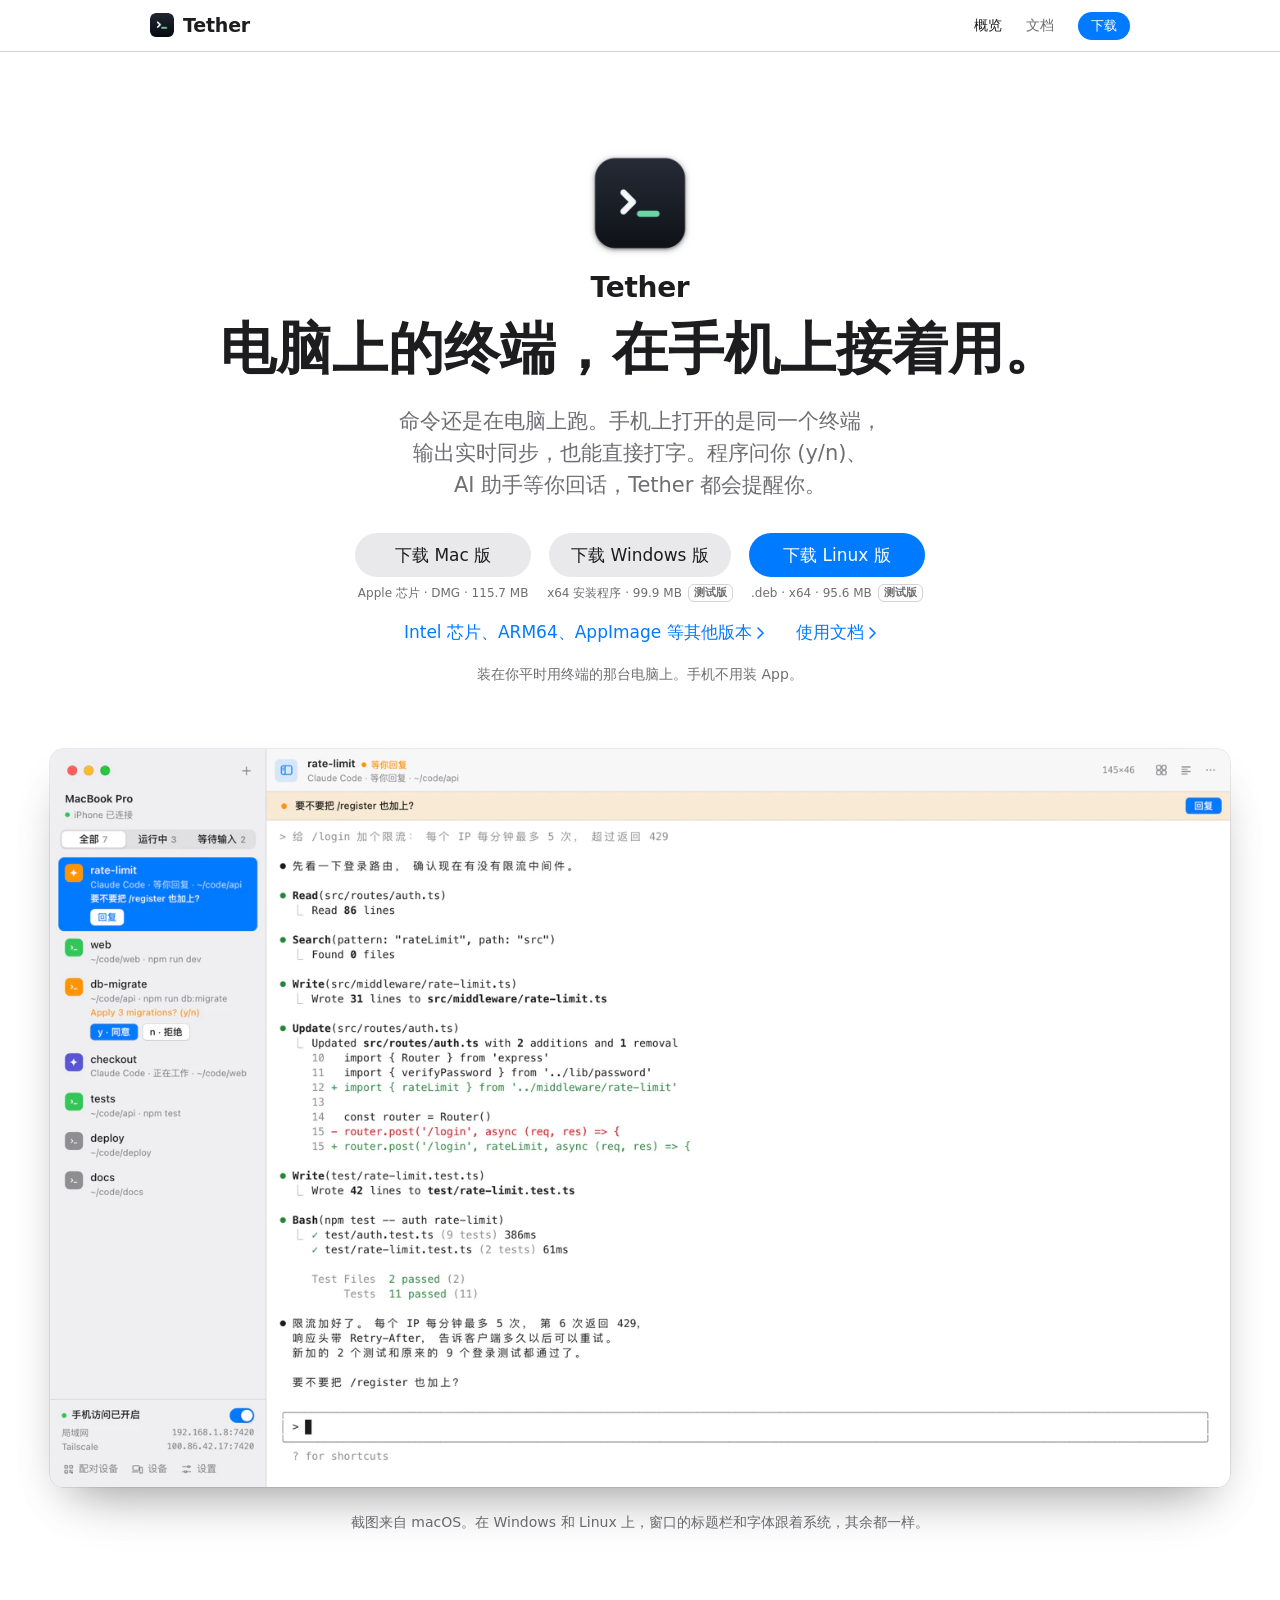
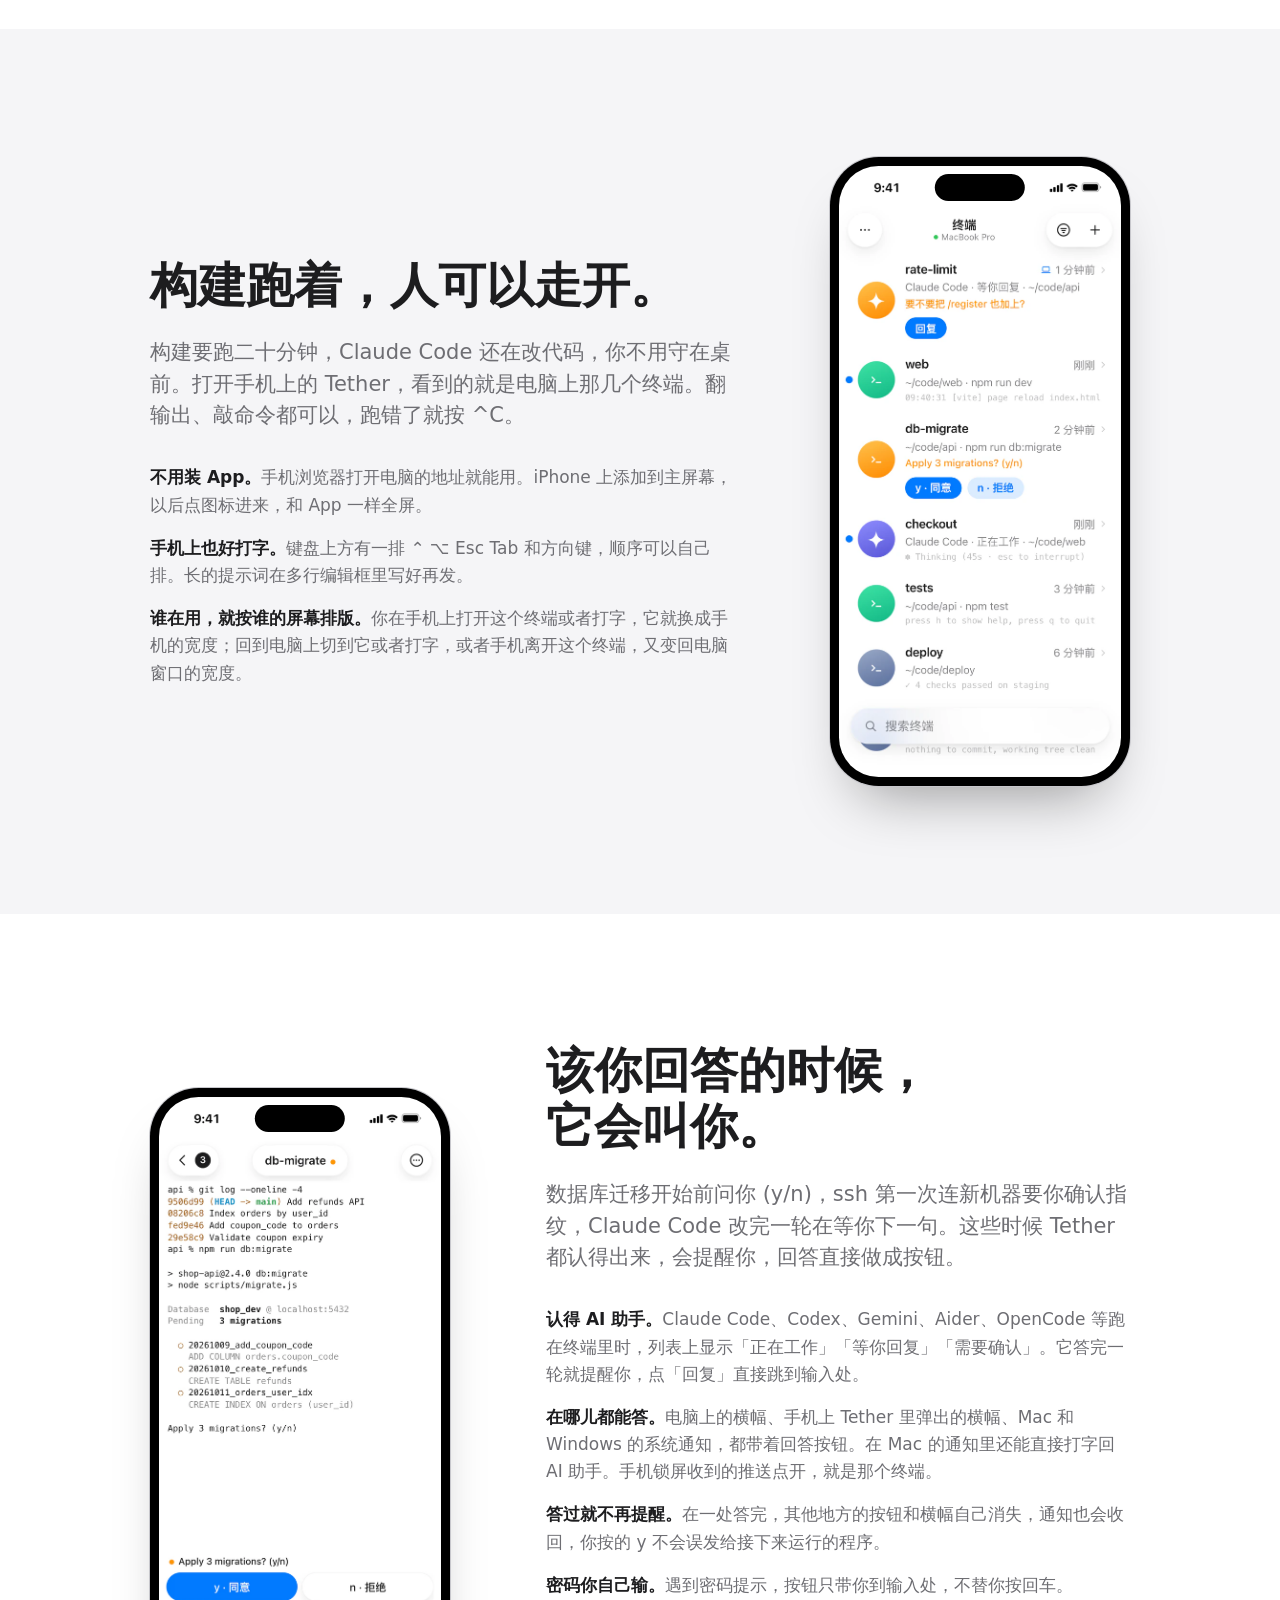
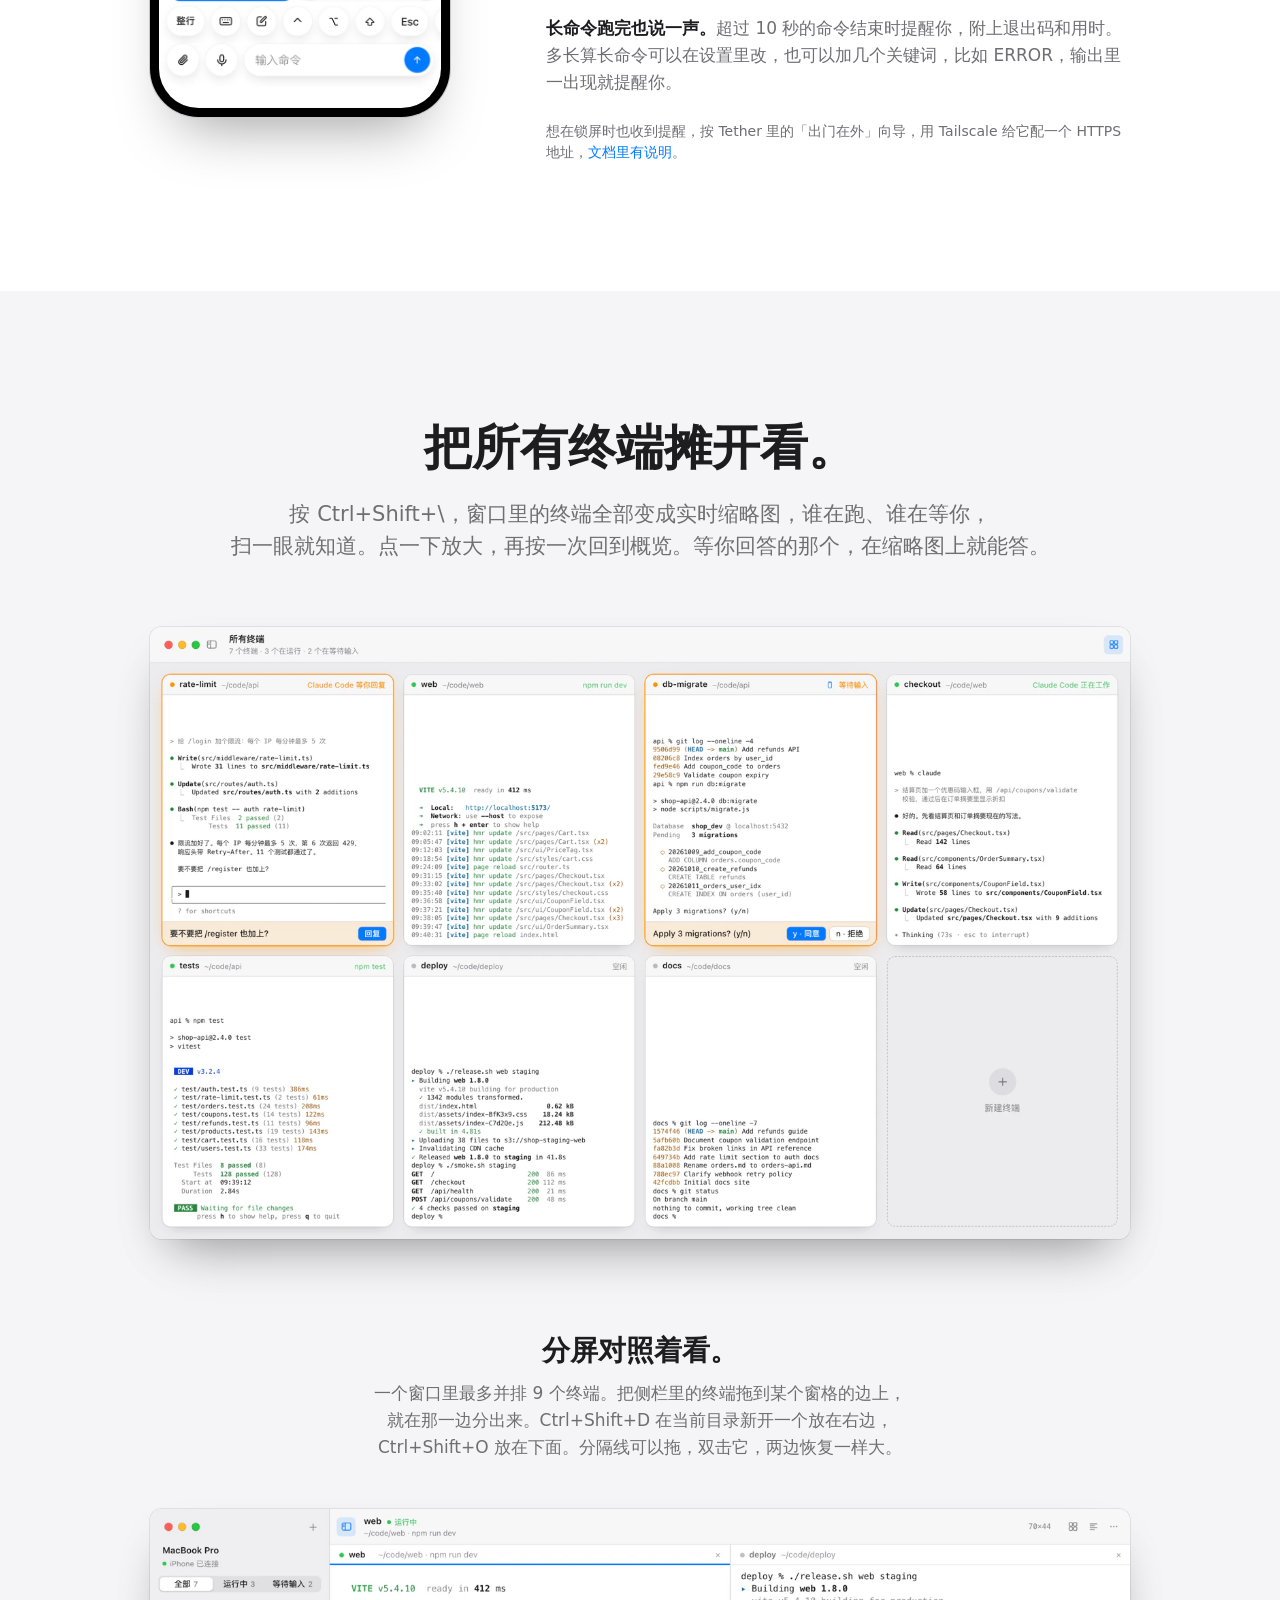
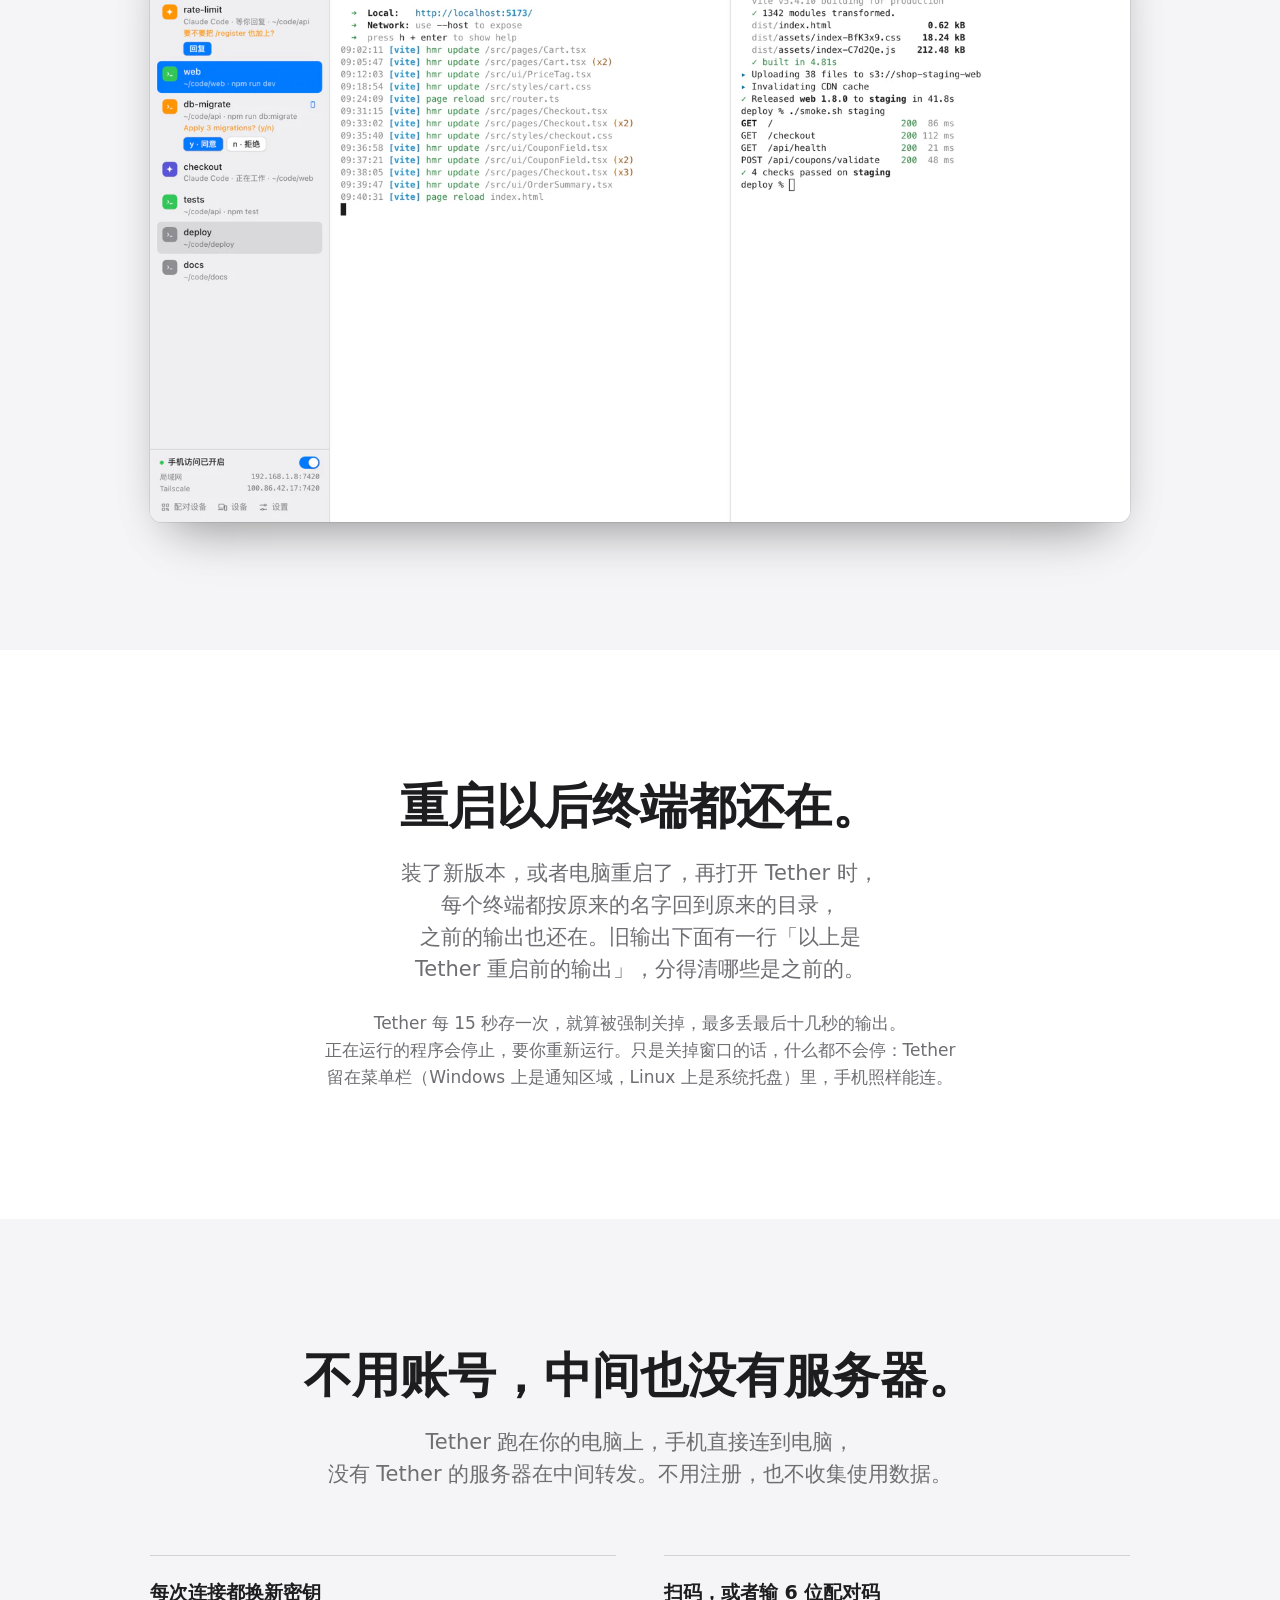
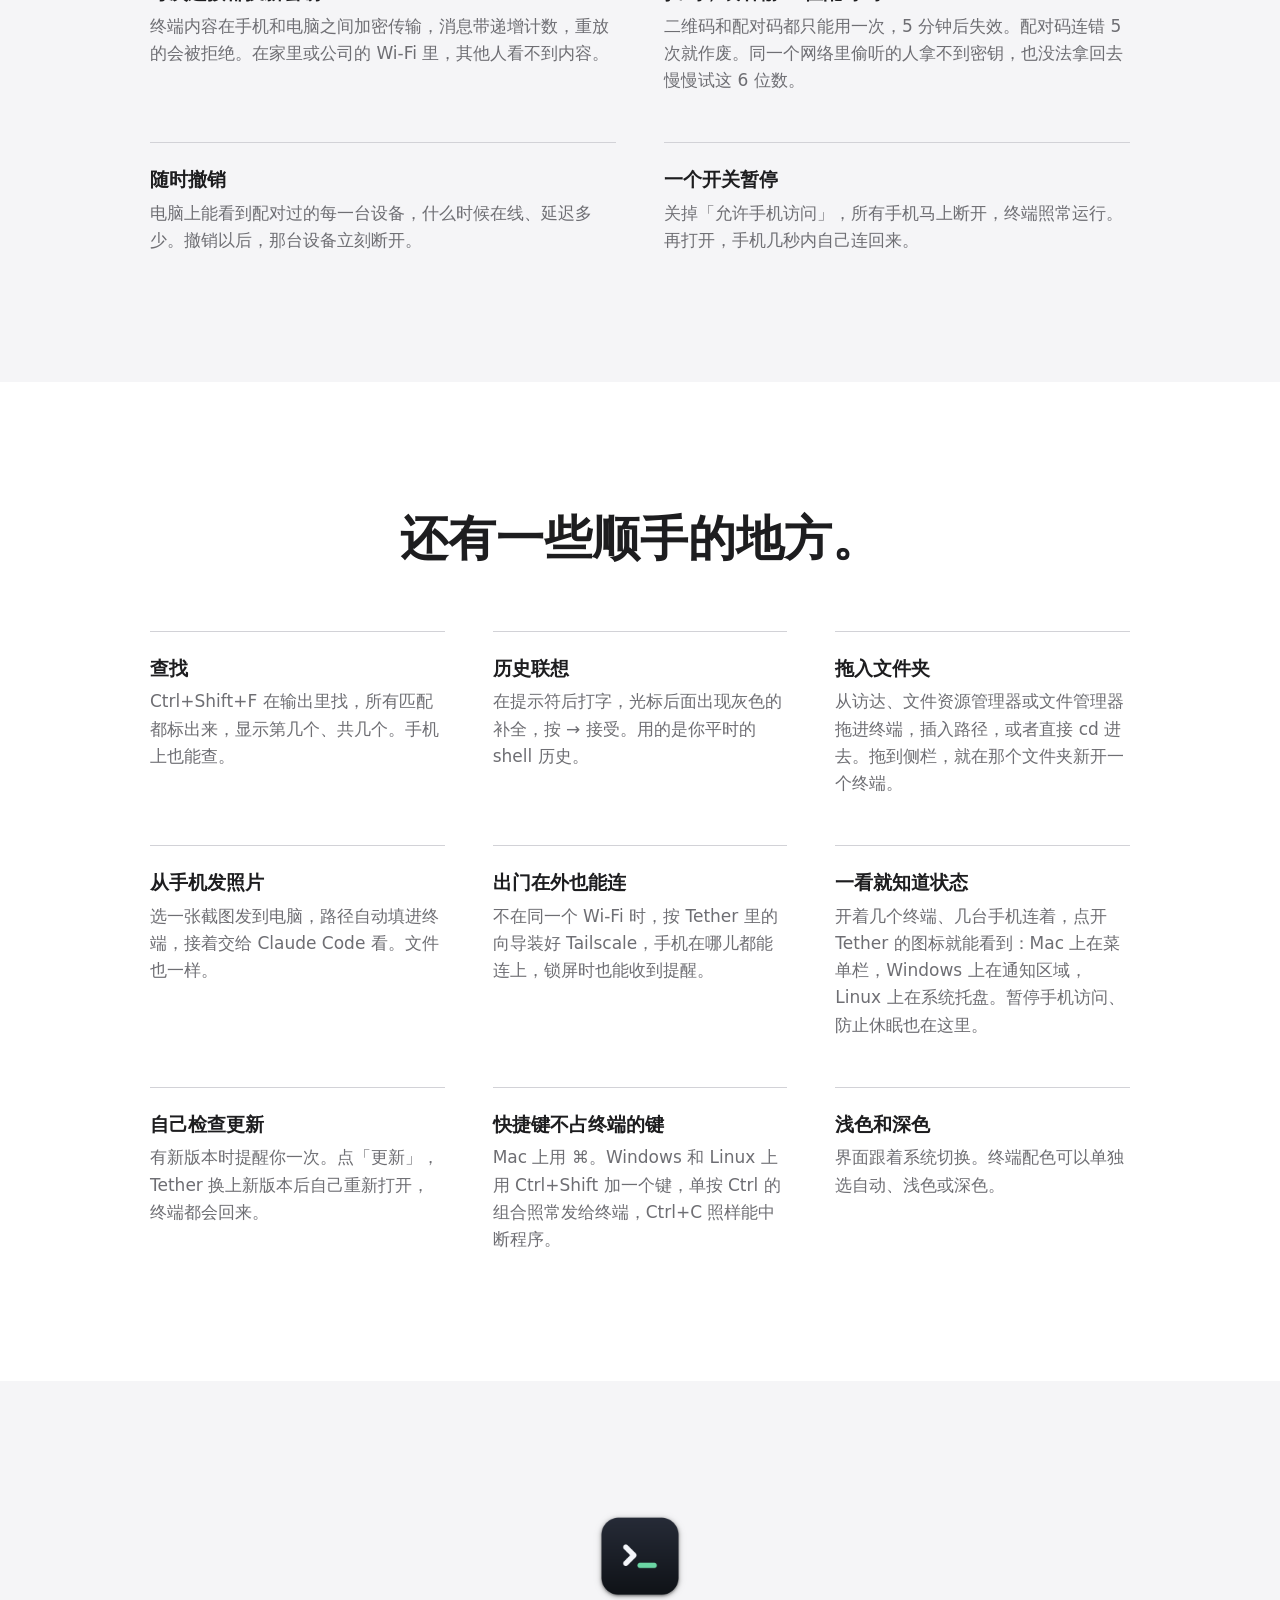
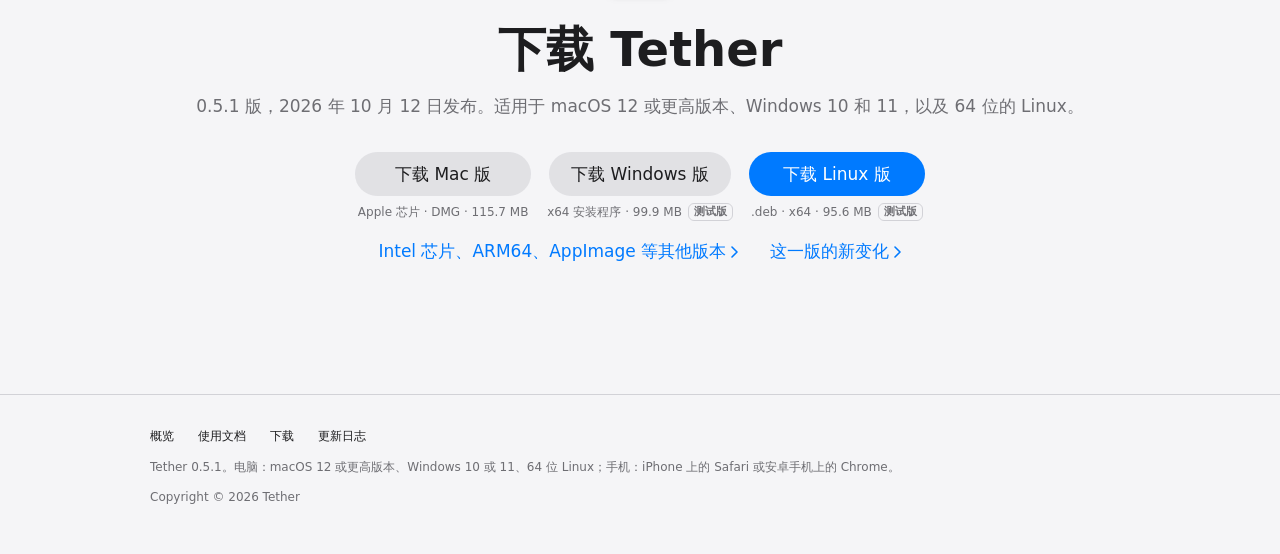
<file: index.html>
<!doctype html>
<html lang="zh-CN">
<head>
  <meta charset="utf-8">
  <meta name="viewport" content="width=device-width, initial-scale=1">
  <title>Tether：电脑上的终端，在手机上接着用</title>
  <meta name="description" content="Tether 装在你的 Mac、Windows 或 Linux 电脑上。终端照旧在电脑上运行，手机用浏览器打开就是同一个会话，输出实时同步。程序问你 (y/n)、Claude Code、Codex 等 AI 助手等你回话时，Tether 会提醒你。不用账号，数据端到端加密。">
  <link rel="canonical" href="https://joyce1998.github.io/Tether/">
  <meta property="og:type" content="website">
  <meta property="og:site_name" content="Tether">
  <meta property="og:title" content="Tether：电脑上的终端，在手机上接着用">
  <meta property="og:description" content="Tether 装在你的 Mac、Windows 或 Linux 电脑上。终端照旧在电脑上运行，手机用浏览器打开就是同一个会话，输出实时同步。程序问你 (y/n)、Claude Code、Codex 等 AI 助手等你回话时，Tether 会提醒你。不用账号，数据端到端加密。">
  <meta property="og:url" content="https://joyce1998.github.io/Tether/">
  <meta property="og:image" content="https://joyce1998.github.io/Tether/assets/social/og.png">
  <meta property="og:image:width" content="1200">
  <meta property="og:image:height" content="630">
  <meta property="og:locale" content="zh_CN">
  <meta name="twitter:card" content="summary_large_image">
  <script type="application/ld+json">{"@context": "https://schema.org", "@type": "SoftwareApplication", "name": "Tether", "description": "Tether 装在你的 Mac、Windows 或 Linux 电脑上。终端照旧在电脑上运行，手机用浏览器打开就是同一个会话，输出实时同步。程序问你 (y/n)、Claude Code、Codex 等 AI 助手等你回话时，Tether 会提醒你。不用账号，数据端到端加密。", "applicationCategory": "DeveloperApplication", "operatingSystem": "macOS 12+, Windows 10 (1903+), Windows 11, Linux", "url": "https://joyce1998.github.io/Tether/", "downloadUrl": "https://joyce1998.github.io/Tether/download.html", "image": "https://joyce1998.github.io/Tether/assets/social/og.png", "inLanguage": "zh-CN", "offers": {"@type": "Offer", "price": "0", "priceCurrency": "USD"}}</script>
  <meta name="color-scheme" content="light dark">
  <meta name="theme-color" content="#FFFFFF" media="(prefers-color-scheme: light)">
  <meta name="theme-color" content="#000000" media="(prefers-color-scheme: dark)">
  <link rel="icon" type="image/png" sizes="32x32" href="assets/icon/favicon-32.png">
  <link rel="icon" type="image/png" sizes="64x64" href="assets/icon/favicon-64.png">
  <link rel="apple-touch-icon" href="assets/icon/apple-touch-icon.png">
  <link rel="stylesheet" href="assets/site.css">
</head>
<body>
  <a class="skip" href="#main">跳到正文</a>

  <header class="nav">
    <div class="wrap nav-in">
      <a class="brand" href="index.html"><img src="assets/icon/favicon-64.png" width="24" height="24" alt="">Tether</a>
      <nav class="nav-links" aria-label="网站">
        <a href="index.html" aria-current="page">概览</a>
        <a href="docs.html">文档</a>
        <a class="btn btn-sm" href="download.html">下载</a>
      </nav>
    </div>
  </header>

  <main id="main">

    <!-- 首屏 -->
    <section class="hero" aria-labelledby="hero-title">
      <div class="wrap">
        <img class="hero-icon" src="assets/icon/icon-512.png" width="112" height="112" alt="">
        <h1 id="hero-title">
          <span class="eyebrow">Tether</span>
          <span class="display"><span class="nw">电脑上的终端，</span><span class="nw">在手机上接着用。</span></span>
        </h1>
        <p class="lead">命令还是在电脑上跑。手机上打开的是同一个终端，输出实时同步，也能直接打字。程序问你&nbsp;(y/n)、AI 助手等你回话，Tether 都会提醒你。</p>
        <div class="pick" data-pick-group>
          <div class="pick-row" role="group" aria-label="选择电脑的系统，下载 Tether">
            <div class="pick-os">
              <a class="btn btn-neutral" data-pick="mac" href="download.html#mac">下载 Mac 版</a>
              <span class="pick-sub"><span data-pick-sub>Apple 芯片 · DMG</span></span>
            </div>
            <div class="pick-os">
              <a class="btn btn-neutral" data-pick="windows" href="download.html#windows">下载 Windows 版</a>
              <span class="pick-sub"><span data-pick-sub>x64 安装程序</span><span class="tag" data-beta="windows" hidden>测试版</span></span>
            </div>
            <div class="pick-os">
              <a class="btn btn-neutral" data-pick="linux" href="download.html#linux">下载 Linux 版</a>
              <span class="pick-sub"><span data-pick-sub>.deb · x64</span><span class="tag" data-beta="linux" hidden>测试版</span></span>
            </div>
          </div>
          <p class="after-download pick-after" data-pick-after="mac" hidden>正在下载。Tether 没有经过 Apple 公证，第一次打开时 macOS 会拦一下，<a href="download.html#first-open">看看怎么放行</a>。</p>
          <p class="after-download pick-after" data-pick-after="windows" hidden>正在下载。安装程序没有代码签名，运行时 Windows 会显示「Windows 已保护你的电脑」：点「更多信息」，再点「仍要运行」。<a href="download.html#install-windows">完整步骤</a></p>
          <p class="after-download pick-after" data-pick-after="deb" hidden>正在下载。下载好以后，在终端里进入下载文件夹，运行 <code class="long">sudo apt install ./<span data-fill-name>Tether-0.5.1-linux-amd64.deb</span></code>。<a href="download.html#install-linux">完整步骤</a></p>
          <p class="after-download pick-after" data-pick-after="appimage" hidden>正在下载。下载好以后，先给它加上运行权限：<code class="long">chmod +x <span data-fill-name>Tether-0.5.1-linux-x86_64.AppImage</span></code>，再打开它。<a href="download.html#install-linux">完整步骤</a></p>
          <p class="pick-more"><a class="more" href="download.html">Intel 芯片、ARM64、AppImage 等其他版本</a><a class="more" href="docs.html">使用文档</a></p>
        </div>
        <p class="cta-note"><span class="nw">装在你平时用终端的那台电脑上。</span><span class="nw">手机不用装 App。</span></p>
      </div>
      <figure class="wrap-wide hero-shot">
        <div class="mac">
          <picture>
            <source media="(prefers-color-scheme: dark)" srcset="assets/shots/mac-term-dark-1440.webp 1440w, assets/shots/mac-term-dark.webp 2880w" sizes="(max-width: 1223px) calc(100vw - 44px), 1180px">
            <img src="assets/shots/mac-term-light.webp" srcset="assets/shots/mac-term-light-1440.webp 1440w, assets/shots/mac-term-light.webp 2880w" sizes="(max-width: 1223px) calc(100vw - 44px), 1180px" width="1440" height="900" fetchpriority="high" decoding="async" alt="Tether 在 Mac 上的窗口。左边侧栏是各个终端和它们的状态，右边的 Claude Code 做完了一轮，在等你回复，上方的提示条里有「回复」按钮。">
          </picture>
        </div>
        <figcaption>截图来自 macOS。在 Windows 和 Linux 上，窗口的标题栏和字体跟着系统，其余都一样。</figcaption>
      </figure>
    </section>

    <!-- 在手机上接着用 -->
    <section class="section alt" aria-labelledby="phone-title">
      <div class="wrap duo">
        <div>
          <h2 class="h2" id="phone-title"><span class="nw">构建跑着，</span><span class="nw">人可以走开。</span></h2>
          <p class="lead">构建要跑二十分钟，Claude Code 还在改代码，你不用守在桌前。打开手机上的 Tether，看到的就是电脑上那几个终端。翻输出、敲命令都可以，跑错了就按 ^C。</p>
          <ul class="points">
            <li><strong>不用装 App。</strong>手机浏览器打开电脑的地址就能用。iPhone 上添加到主屏幕，以后点图标进来，和 App 一样全屏。</li>
            <li><strong>手机上也好打字。</strong>键盘上方有一排 ⌃ ⌥ Esc Tab 和方向键，顺序可以自己排。长的提示词在多行编辑框里写好再发。</li>
            <li><strong>谁在用，就按谁的屏幕排版。</strong>你在手机上打开这个终端或者打字，它就换成手机的宽度；回到电脑上切到它或者打字，或者手机离开这个终端，又变回电脑窗口的宽度。</li>
          </ul>
        </div>
        <figure class="duo-media">
          <div class="phone">
            <div class="phone-body">
              <div class="phone-screen">
                <picture>
                  <source media="(prefers-color-scheme: dark)" srcset="assets/shots/iphone-list-dark-589.webp 589w, assets/shots/iphone-list-dark.webp 1179w" sizes="(max-width: 734px) 226px, (max-width: 1068px) 245px, 282px">
                  <img src="assets/shots/iphone-list-light.webp" srcset="assets/shots/iphone-list-light-589.webp 589w, assets/shots/iphone-list-light.webp 1179w" sizes="(max-width: 734px) 226px, (max-width: 1068px) 245px, 282px" width="393" height="852" loading="lazy" decoding="async" alt="iPhone 上的 Tether 终端列表。每一行是电脑上的一个终端，写着名字、状态和最新一行输出；在等你的终端下面直接有「回复」「y · 同意」「n · 拒绝」按钮。">
                </picture>
              </div>
            </div>
          </div>
        </figure>
      </div>
    </section>

    <!-- 提醒与一键回复 -->
    <section class="section" aria-labelledby="alert-title">
      <div class="wrap duo flip">
        <div>
          <h2 class="h2" id="alert-title"><span class="nw">该你回答的时候，</span><span class="nw">它会叫你。</span></h2>
          <p class="lead">数据库迁移开始前问你 (y/n)，ssh 第一次连新机器要你确认指纹，Claude Code 改完一轮在等你下一句。这些时候 Tether 都认得出来，会提醒你，回答直接做成按钮。</p>
          <ul class="points">
            <li><strong>认得 AI 助手。</strong>Claude Code、Codex、Gemini、Aider、OpenCode 等跑在终端里时，列表上显示「正在工作」「等你回复」「需要确认」。它答完一轮就提醒你，点「回复」直接跳到输入处。</li>
            <li><strong>在哪儿都能答。</strong>电脑上的横幅、手机上 Tether 里弹出的横幅、Mac 和 Windows 的系统通知，都带着回答按钮。在 Mac 的通知里还能直接打字回 AI 助手。手机锁屏收到的推送点开，就是那个终端。</li>
            <li><strong>答过就不再提醒。</strong>在一处答完，其他地方的按钮和横幅自己消失，通知也会收回，你按的 y 不会误发给接下来运行的程序。</li>
            <li><strong>密码你自己输。</strong>遇到密码提示，按钮只带你到输入处，不替你按回车。</li>
            <li><strong>长命令跑完也说一声。</strong>超过 10 秒的命令结束时提醒你，附上退出码和用时。多长算长命令可以在设置里改，也可以加几个关键词，比如 ERROR，输出里一出现就提醒你。</li>
          </ul>
          <p class="small after-points">想在锁屏时也收到提醒，按 Tether 里的「出门在外」向导，用 Tailscale 给它配一个 HTTPS 地址，<a href="docs.html#tailscale">文档里有说明</a>。</p>
        </div>
        <figure class="duo-media">
          <div class="phone">
            <div class="phone-body">
              <div class="phone-screen">
                <picture>
                  <source media="(prefers-color-scheme: dark)" srcset="assets/shots/iphone-term-dark-589.webp 589w, assets/shots/iphone-term-dark.webp 1179w" sizes="(max-width: 734px) 226px, (max-width: 1068px) 245px, 282px">
                  <img src="assets/shots/iphone-term-light.webp" srcset="assets/shots/iphone-term-light-589.webp 589w, assets/shots/iphone-term-light.webp 1179w" sizes="(max-width: 734px) 226px, (max-width: 1068px) 245px, 282px" width="393" height="852" loading="lazy" decoding="async" alt="iPhone 上打开的 db-migrate 终端。迁移脚本在问 Apply 3 migrations? (y/n)，终端下面是「y · 同意」和「n · 拒绝」两个按钮，再往下是快捷键栏和输入栏。">
                </picture>
              </div>
            </div>
          </div>
        </figure>
      </div>
    </section>

    <!-- 概览与分屏 -->
    <section class="section alt" aria-labelledby="overview-title">
      <div class="wrap">
        <div class="section-head">
          <h2 class="h2" id="overview-title">把所有终端摊开看。</h2>
          <p class="lead">按 <kbd data-pc="Ctrl+Shift+\">⇧⌘\</kbd>，窗口里的终端<wbr>全部变成实时缩略图，谁在跑、谁在等你，扫一眼就知道。点一下放大，再按一次回到概览。等你回答的那个，在缩略图上就能答。</p>
        </div>
        <div class="stack">
          <figure>
            <div class="mac">
              <picture>
                <source media="(prefers-color-scheme: dark)" srcset="assets/shots/mac-overview-dark-1440.webp 1440w, assets/shots/mac-overview-dark.webp 2880w" sizes="(max-width: 1023px) calc(100vw - 44px), 980px">
                <img src="assets/shots/mac-overview-light.webp" srcset="assets/shots/mac-overview-light-1440.webp 1440w, assets/shots/mac-overview-light.webp 2880w" sizes="(max-width: 1023px) calc(100vw - 44px), 980px" width="1440" height="900" loading="lazy" decoding="async" alt="终端概览。所有终端以实时缩略图平铺，等你回答的两个带橙色边框，缩略图底部就有回答按钮。">
              </picture>
            </div>
          </figure>
          <div>
            <div class="feature-head">
              <h3 class="h3">分屏对照着看。</h3>
              <p>一个窗口里最多并排 9 个终端。把侧栏里的终端拖到某个窗格的边上，就在那一边分出来。<kbd data-pc="Ctrl+Shift+D">⌘D</kbd>&nbsp;在当前目录新开一个放在右边，<kbd data-pc="Ctrl+Shift+O">⇧⌘D</kbd>&nbsp;放在下面。分隔线可以拖，双击它，两边恢复一样大。</p>
            </div>
            <figure>
              <div class="mac">
                <picture>
                  <source media="(prefers-color-scheme: dark)" srcset="assets/shots/mac-split-dark-1440.webp 1440w, assets/shots/mac-split-dark.webp 2880w" sizes="(max-width: 1023px) calc(100vw - 44px), 980px">
                  <img src="assets/shots/mac-split-light.webp" srcset="assets/shots/mac-split-light-1440.webp 1440w, assets/shots/mac-split-light.webp 2880w" sizes="(max-width: 1023px) calc(100vw - 44px), 980px" width="1440" height="900" loading="lazy" decoding="async" alt="分屏。左边的 web 终端在跑 npm run dev，右边的 deploy 终端刚跑完发布脚本和冒烟测试。">
                </picture>
              </div>
            </figure>
          </div>
        </div>
      </div>
    </section>

    <!-- 重启后恢复 -->
    <section class="section" aria-labelledby="restore-title">
      <div class="wrap-text statement">
        <h2 class="h2" id="restore-title">重启以后终端都还在。</h2>
        <p class="lead">装了新版本，或者电脑重启了，再打开 Tether 时，每个终端都按原来的名字回到原来的目录，之前的输出也还在。旧输出下面有一行「以上是 Tether 重启前的输出」，分得清哪些是之前的。</p>
        <p>Tether 每 15 秒存一次，就算被强制关掉，最多丢最后十几秒的输出。正在运行的程序会停止，要你重新运行。只是关掉窗口的话，什么都不会停：Tether 留在菜单栏（Windows 上是通知区域，Linux 上是系统托盘）里，手机照样能连。</p>
      </div>
    </section>

    <!-- 隐私 -->
    <section class="section alt" aria-labelledby="privacy-title">
      <div class="wrap">
        <div class="section-head">
          <h2 class="h2" id="privacy-title"><span class="nw">不用账号，</span><span class="nw">中间也没有服务器。</span></h2>
          <p class="lead">Tether 跑在你的电脑上，手机直接连到电脑，没有&nbsp;Tether&nbsp;的服务器在中间转发。不用注册，也不收集使用数据。</p>
        </div>
        <ul class="grid two">
          <li>
            <h3>每次连接都换新密钥</h3>
            <p>终端内容在手机和电脑之间加密传输，消息带递增计数，重放的会被拒绝。在家里或公司的 <span class="nw">Wi-Fi</span> 里，其他人看不到内容。</p>
          </li>
          <li>
            <h3>扫码，或者输 6 位配对码</h3>
            <p>二维码和配对码都只能用一次，5 分钟后失效。配对码连错 5 次就作废。同一个网络里偷听的人拿不到密钥，也没法拿回去慢慢试这 6 位数。</p>
          </li>
          <li>
            <h3>随时撤销</h3>
            <p>电脑上能看到配对过的每一台设备，什么时候在线、延迟多少。撤销以后，那台设备立刻断开。</p>
          </li>
          <li>
            <h3>一个开关暂停</h3>
            <p>关掉「允许手机访问」，所有手机马上断开，终端照常运行。再打开，手机几秒内自己连回来。</p>
          </li>
        </ul>
      </div>
    </section>

    <!-- 小功能 -->
    <section class="section" aria-labelledby="more-title">
      <div class="wrap">
        <div class="section-head">
          <h2 class="h2" id="more-title"><span class="nw">还有一些</span><span class="nw">顺手的地方。</span></h2>
        </div>
        <ul class="grid">
          <li>
            <h3>查找</h3>
            <p><kbd data-pc="Ctrl+Shift+F">⌘F</kbd> 在输出里找，所有匹配都标出来，显示第几个、共几个。手机上也能查。</p>
          </li>
          <li>
            <h3>历史联想</h3>
            <p>在提示符后打字，光标后面出现灰色的补全，按 <kbd>→</kbd> 接受。用的是你平时的 shell 历史。</p>
          </li>
          <li>
            <h3>拖入文件夹</h3>
            <p>从访达、文件资源管理器或文件管理器拖进终端，插入路径，或者直接 cd 进去。拖到侧栏，就在那个文件夹新开一个终端。</p>
          </li>
          <li>
            <h3>从手机发照片</h3>
            <p>选一张截图发到电脑，路径自动填进终端，接着交给 Claude Code 看。文件也一样。</p>
          </li>
          <li>
            <h3>出门在外也能连</h3>
            <p>不在同一个 <span class="nw">Wi-Fi</span> 时，按 Tether 里的向导装好 Tailscale，手机在哪儿都能连上，锁屏时也能收到提醒。</p>
          </li>
          <li>
            <h3>一看就知道状态</h3>
            <p>开着几个终端、几台手机连着，点开 Tether 的图标就能看到：Mac 上在菜单栏，Windows 上在通知区域，Linux 上在系统托盘。暂停手机访问、防止休眠也在这里。</p>
          </li>
          <li>
            <h3>自己检查更新</h3>
            <p>有新版本时提醒你一次。点「更新」，Tether 换上新版本后自己重新打开，终端都会回来。</p>
          </li>
          <li>
            <h3>快捷键不占终端的键</h3>
            <p>Mac 上用 ⌘。Windows 和 Linux 上用 Ctrl+Shift 加一个键，单按 Ctrl 的组合照常发给终端，Ctrl+C 照样能中断程序。</p>
          </li>
          <li>
            <h3>浅色和深色</h3>
            <p>界面跟着系统切换。终端配色可以单独选自动、浅色或深色。</p>
          </li>
        </ul>
      </div>
    </section>

    <!-- 下载 -->
    <section class="section alt closing" aria-labelledby="get-title">
      <div class="wrap">
        <img src="assets/icon/icon-512.png" width="96" height="96" alt="" loading="lazy">
        <h2 class="h2" id="get-title">下载 Tether</h2>
        <p><span data-rel="version">0.5.1</span> 版<span data-rel-show="date" hidden>，<span data-rel="date"></span>发布</span>。<span class="nw">适用于 macOS 12 或更高版本、</span><span class="nw">Windows 10 和 11，</span><span class="nw">以及 64 位的 Linux。</span></p>
        <div class="pick" data-pick-group>
          <div class="pick-row" role="group" aria-label="选择电脑的系统，下载 Tether">
            <div class="pick-os">
              <a class="btn btn-neutral" data-pick="mac" href="download.html#mac">下载 Mac 版</a>
              <span class="pick-sub"><span data-pick-sub>Apple 芯片 · DMG</span></span>
            </div>
            <div class="pick-os">
              <a class="btn btn-neutral" data-pick="windows" href="download.html#windows">下载 Windows 版</a>
              <span class="pick-sub"><span data-pick-sub>x64 安装程序</span><span class="tag" data-beta="windows" hidden>测试版</span></span>
            </div>
            <div class="pick-os">
              <a class="btn btn-neutral" data-pick="linux" href="download.html#linux">下载 Linux 版</a>
              <span class="pick-sub"><span data-pick-sub>.deb · x64</span><span class="tag" data-beta="linux" hidden>测试版</span></span>
            </div>
          </div>
          <p class="after-download pick-after" data-pick-after="mac" hidden>正在下载。Tether 没有经过 Apple 公证，第一次打开时 macOS 会拦一下，<a href="download.html#first-open">看看怎么放行</a>。</p>
          <p class="after-download pick-after" data-pick-after="windows" hidden>正在下载。安装程序没有代码签名，运行时 Windows 会显示「Windows 已保护你的电脑」：点「更多信息」，再点「仍要运行」。<a href="download.html#install-windows">完整步骤</a></p>
          <p class="after-download pick-after" data-pick-after="deb" hidden>正在下载。下载好以后，在终端里进入下载文件夹，运行 <code class="long">sudo apt install ./<span data-fill-name>Tether-0.5.1-linux-amd64.deb</span></code>。<a href="download.html#install-linux">完整步骤</a></p>
          <p class="after-download pick-after" data-pick-after="appimage" hidden>正在下载。下载好以后，先给它加上运行权限：<code class="long">chmod +x <span data-fill-name>Tether-0.5.1-linux-x86_64.AppImage</span></code>，再打开它。<a href="download.html#install-linux">完整步骤</a></p>
          <p class="pick-more"><a class="more" href="download.html">Intel 芯片、ARM64、AppImage 等其他版本</a><a class="more" href="download.html#whats-new">这一版的新变化</a></p>
        </div>
      </div>
    </section>

  </main>

  <footer class="footer">
    <div class="wrap">
      <ul class="footer-links">
        <li><a href="index.html">概览</a></li>
        <li><a href="docs.html">使用文档</a></li>
        <li><a href="download.html">下载</a></li>
        <li><a href="docs.html#changelog">更新日志</a></li>
      </ul>
      <p>Tether <span data-rel="version">0.5.1</span>。电脑：macOS 12 或更高版本、Windows 10 或 11、64 位 Linux；手机：iPhone 上的 Safari 或安卓手机上的 Chrome。</p>
      <p>Copyright © 2026 Tether</p>
    </div>
  </footer>

  <script src="assets/release.js"></script>
  <script src="assets/site.js"></script>
</body>
</html>
</file>
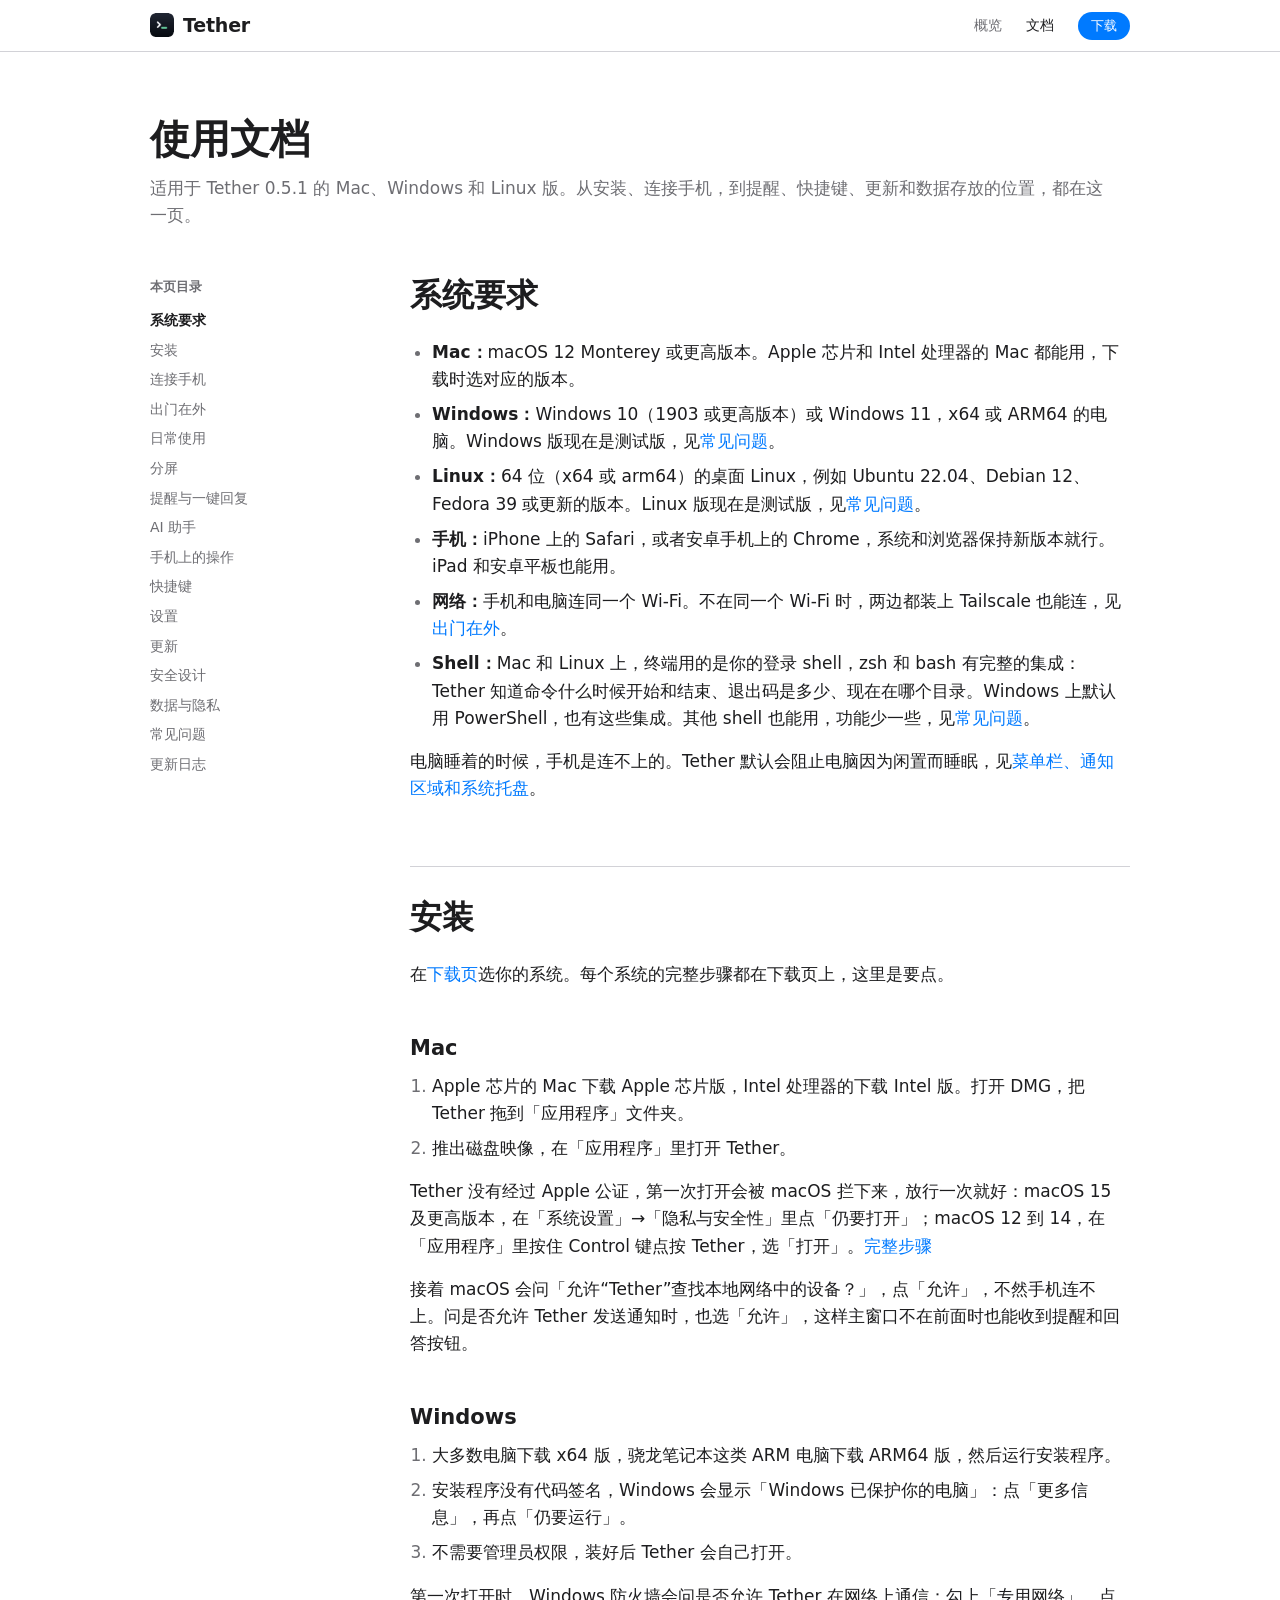
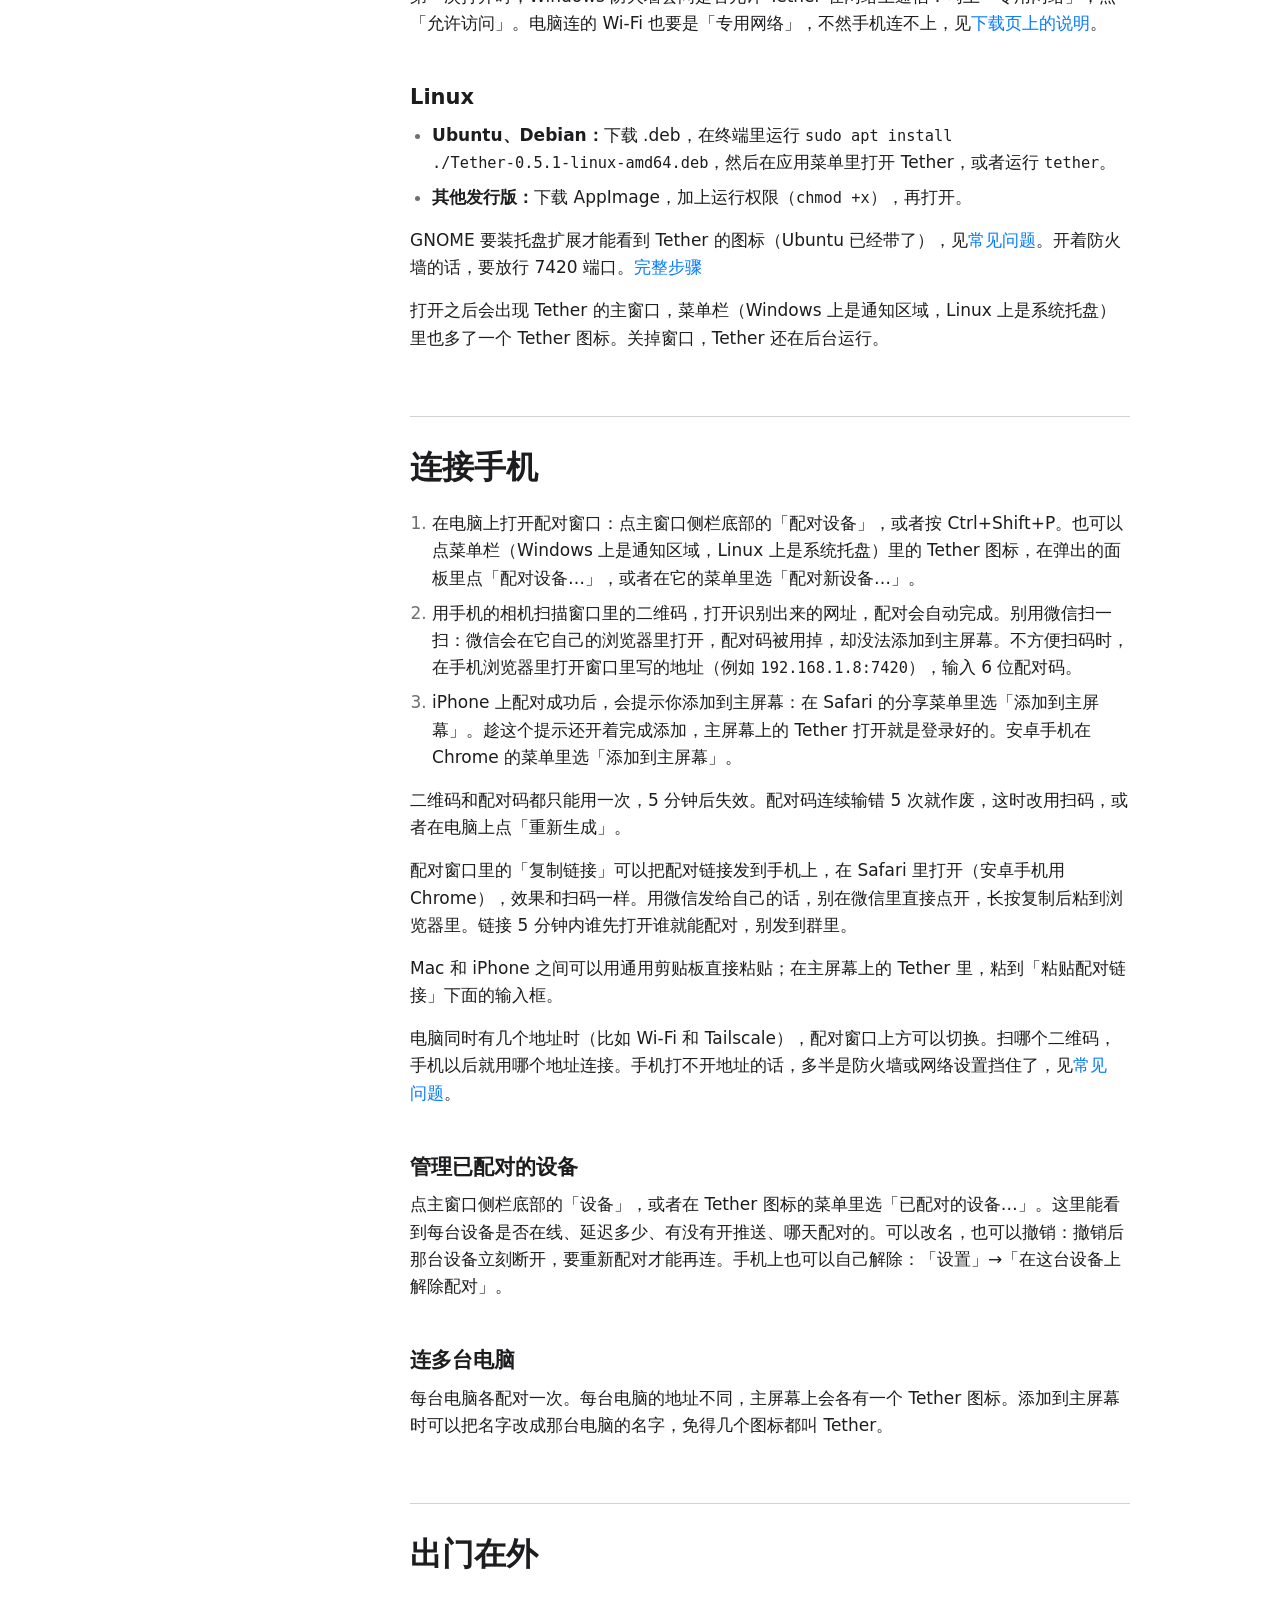
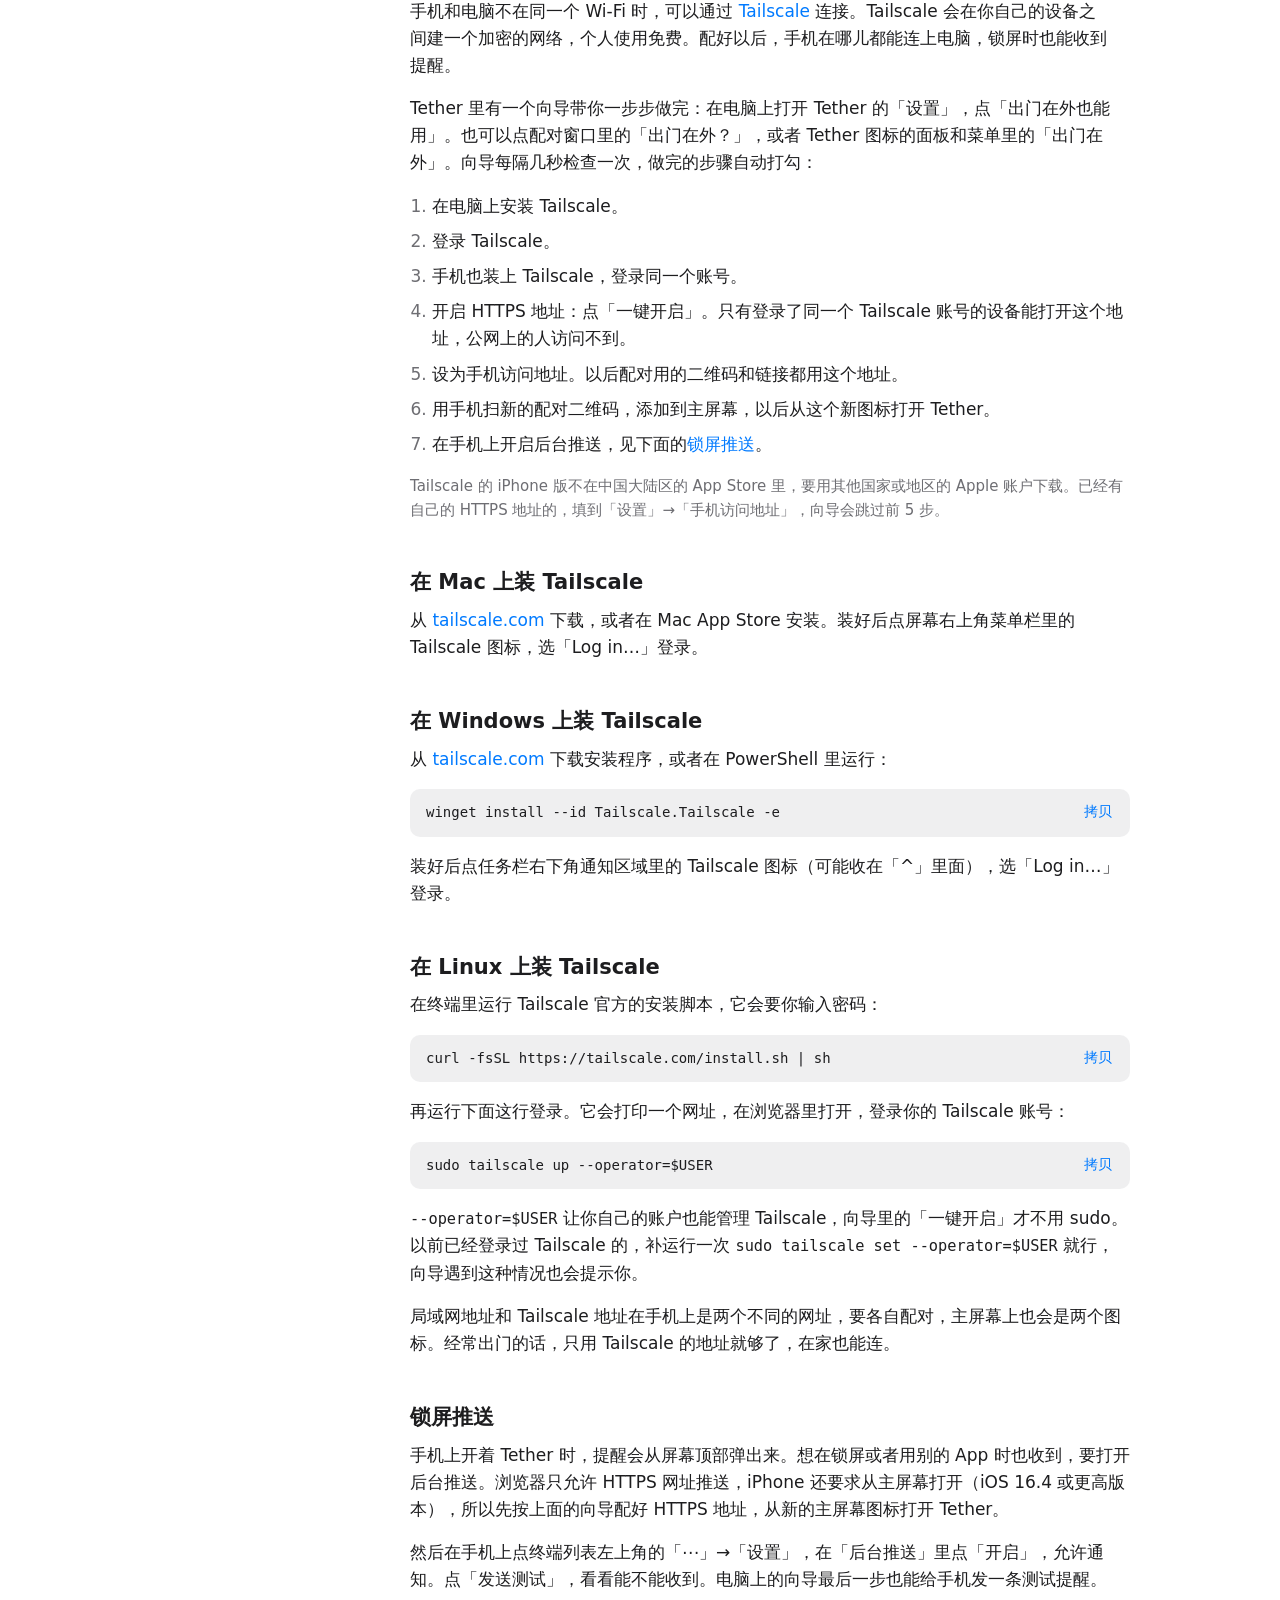
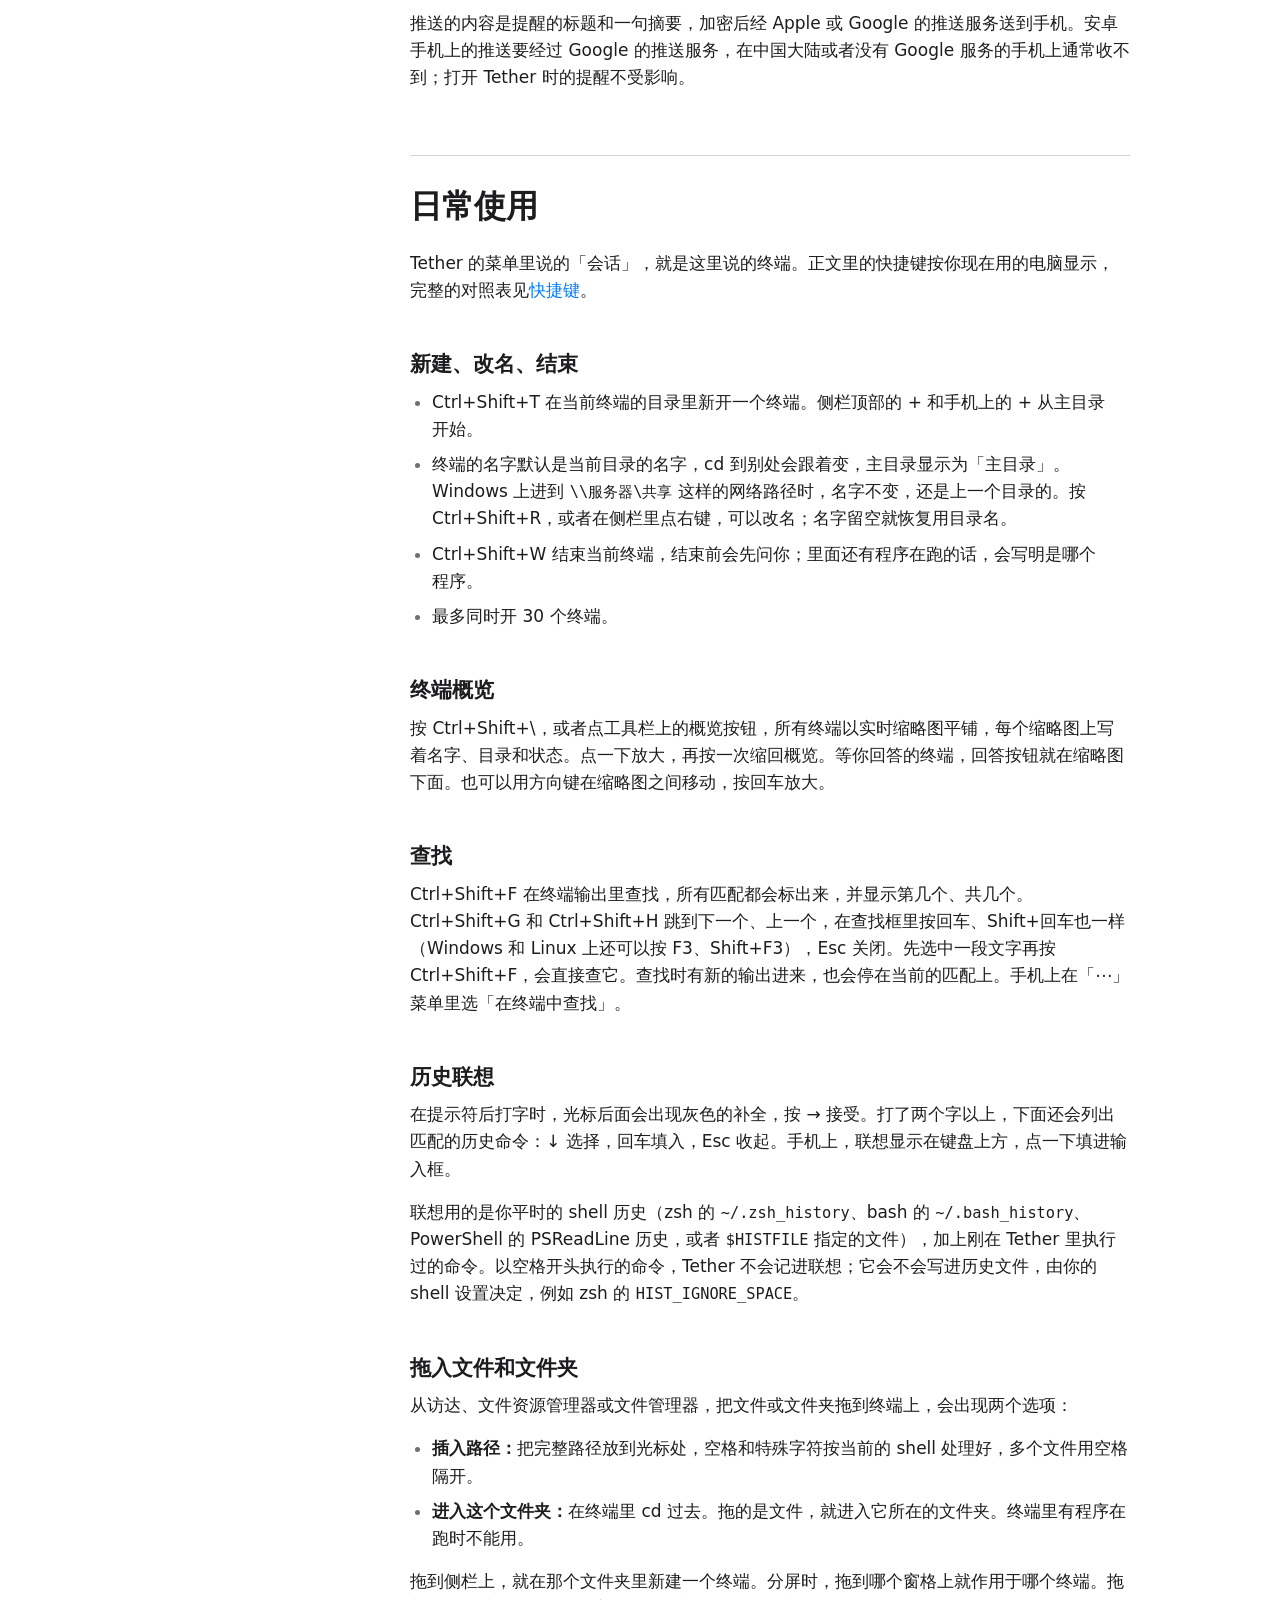
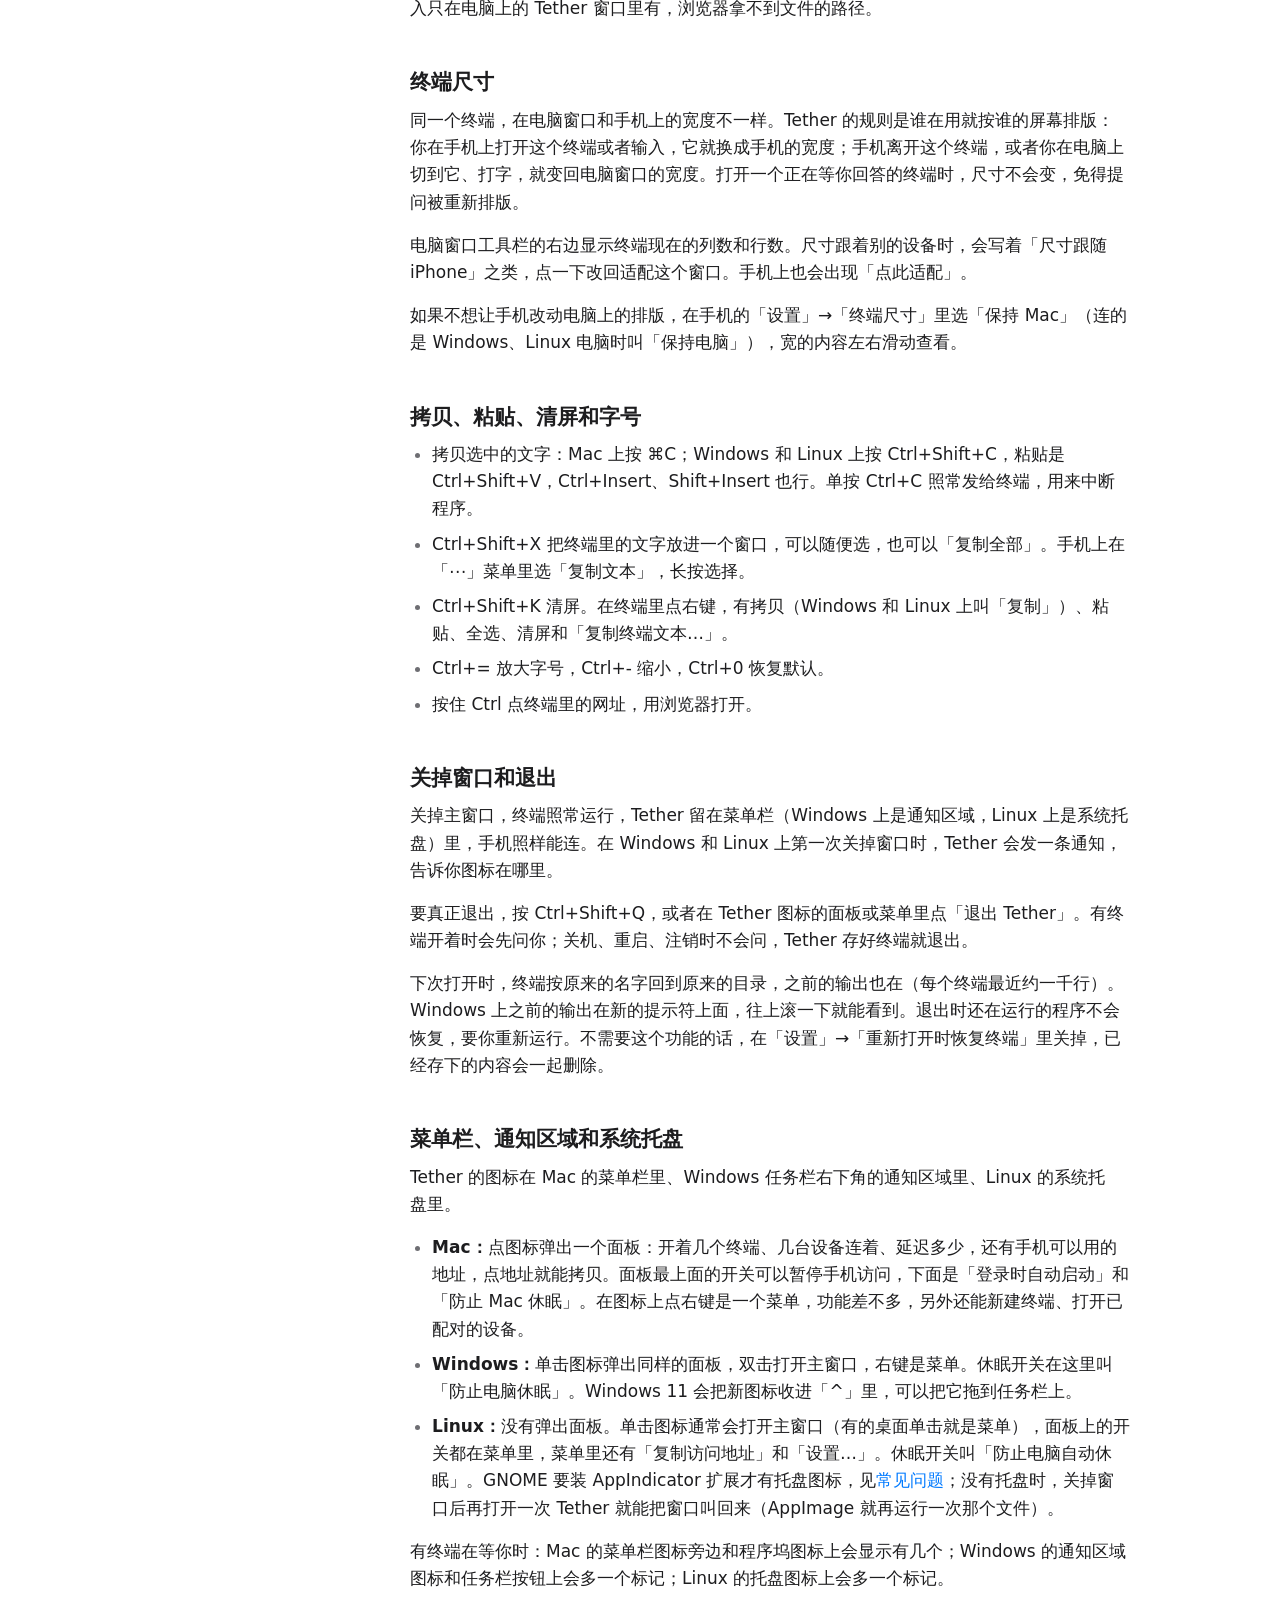
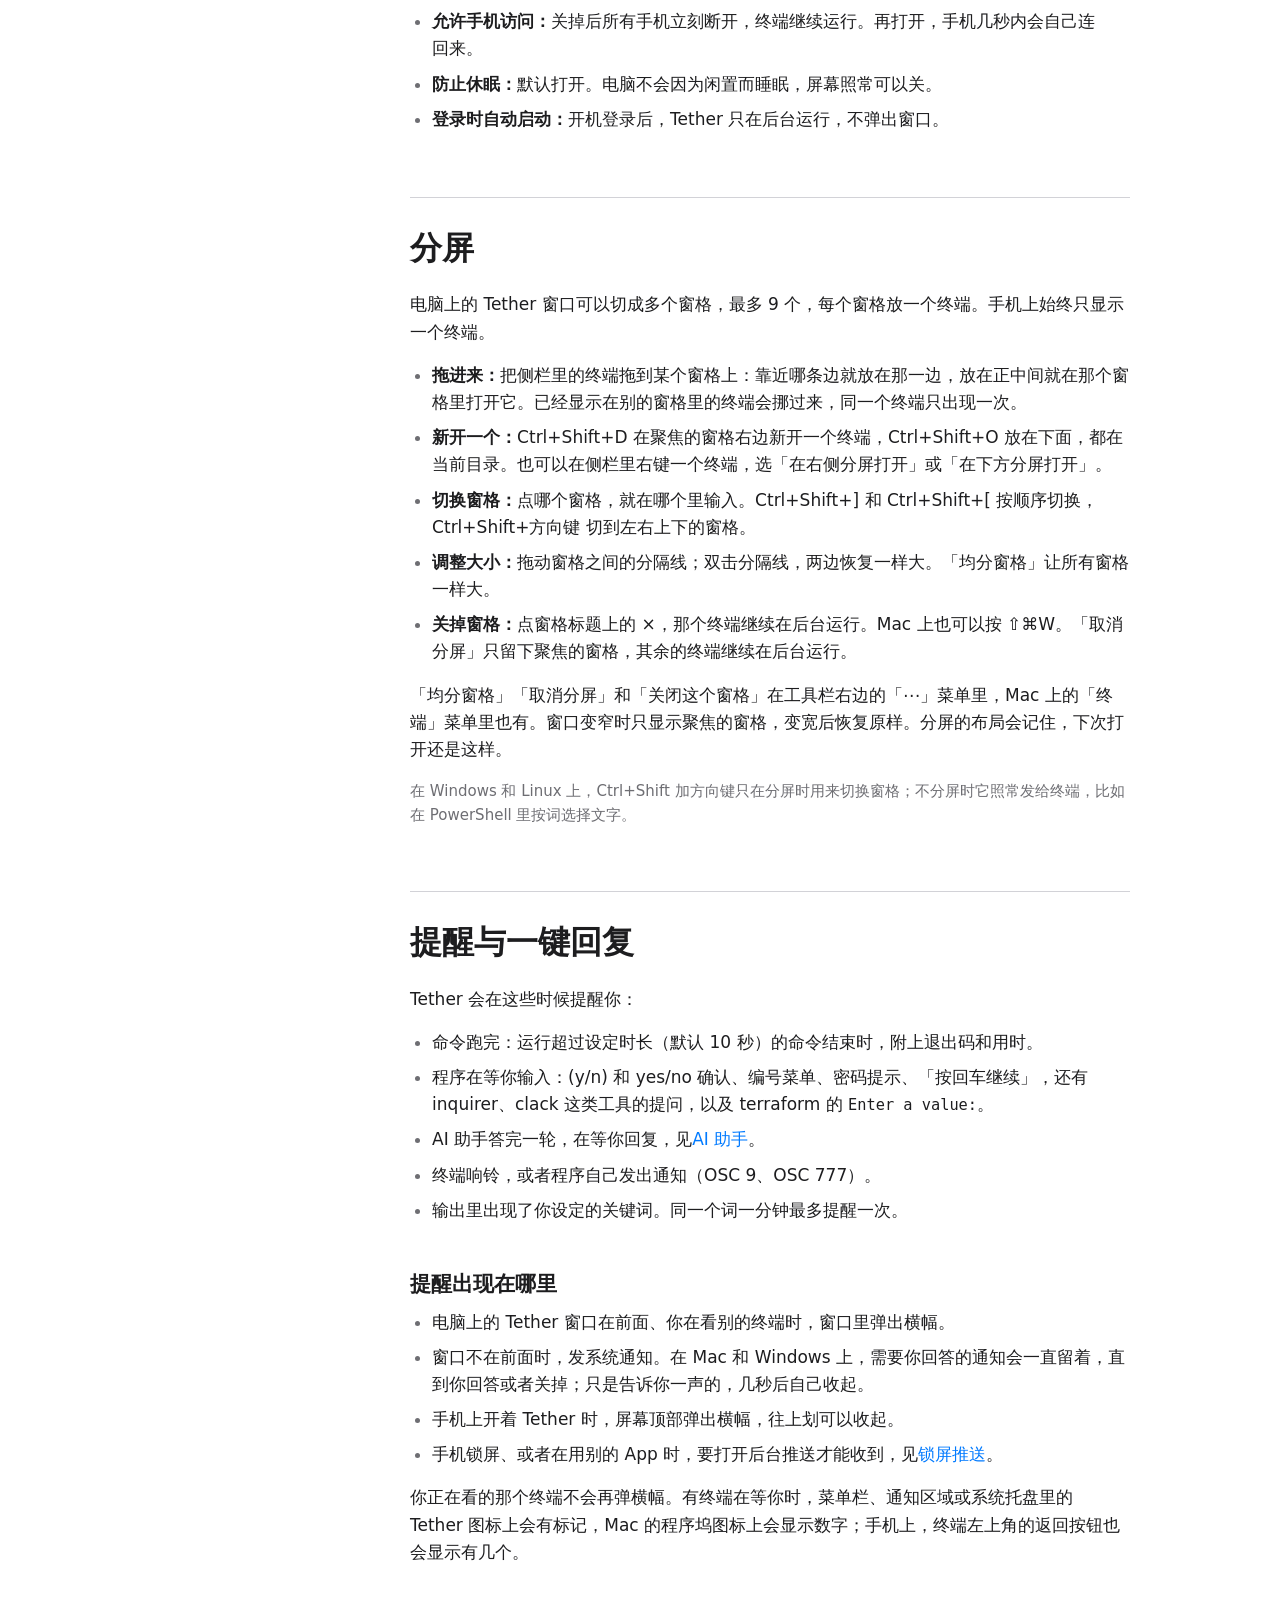
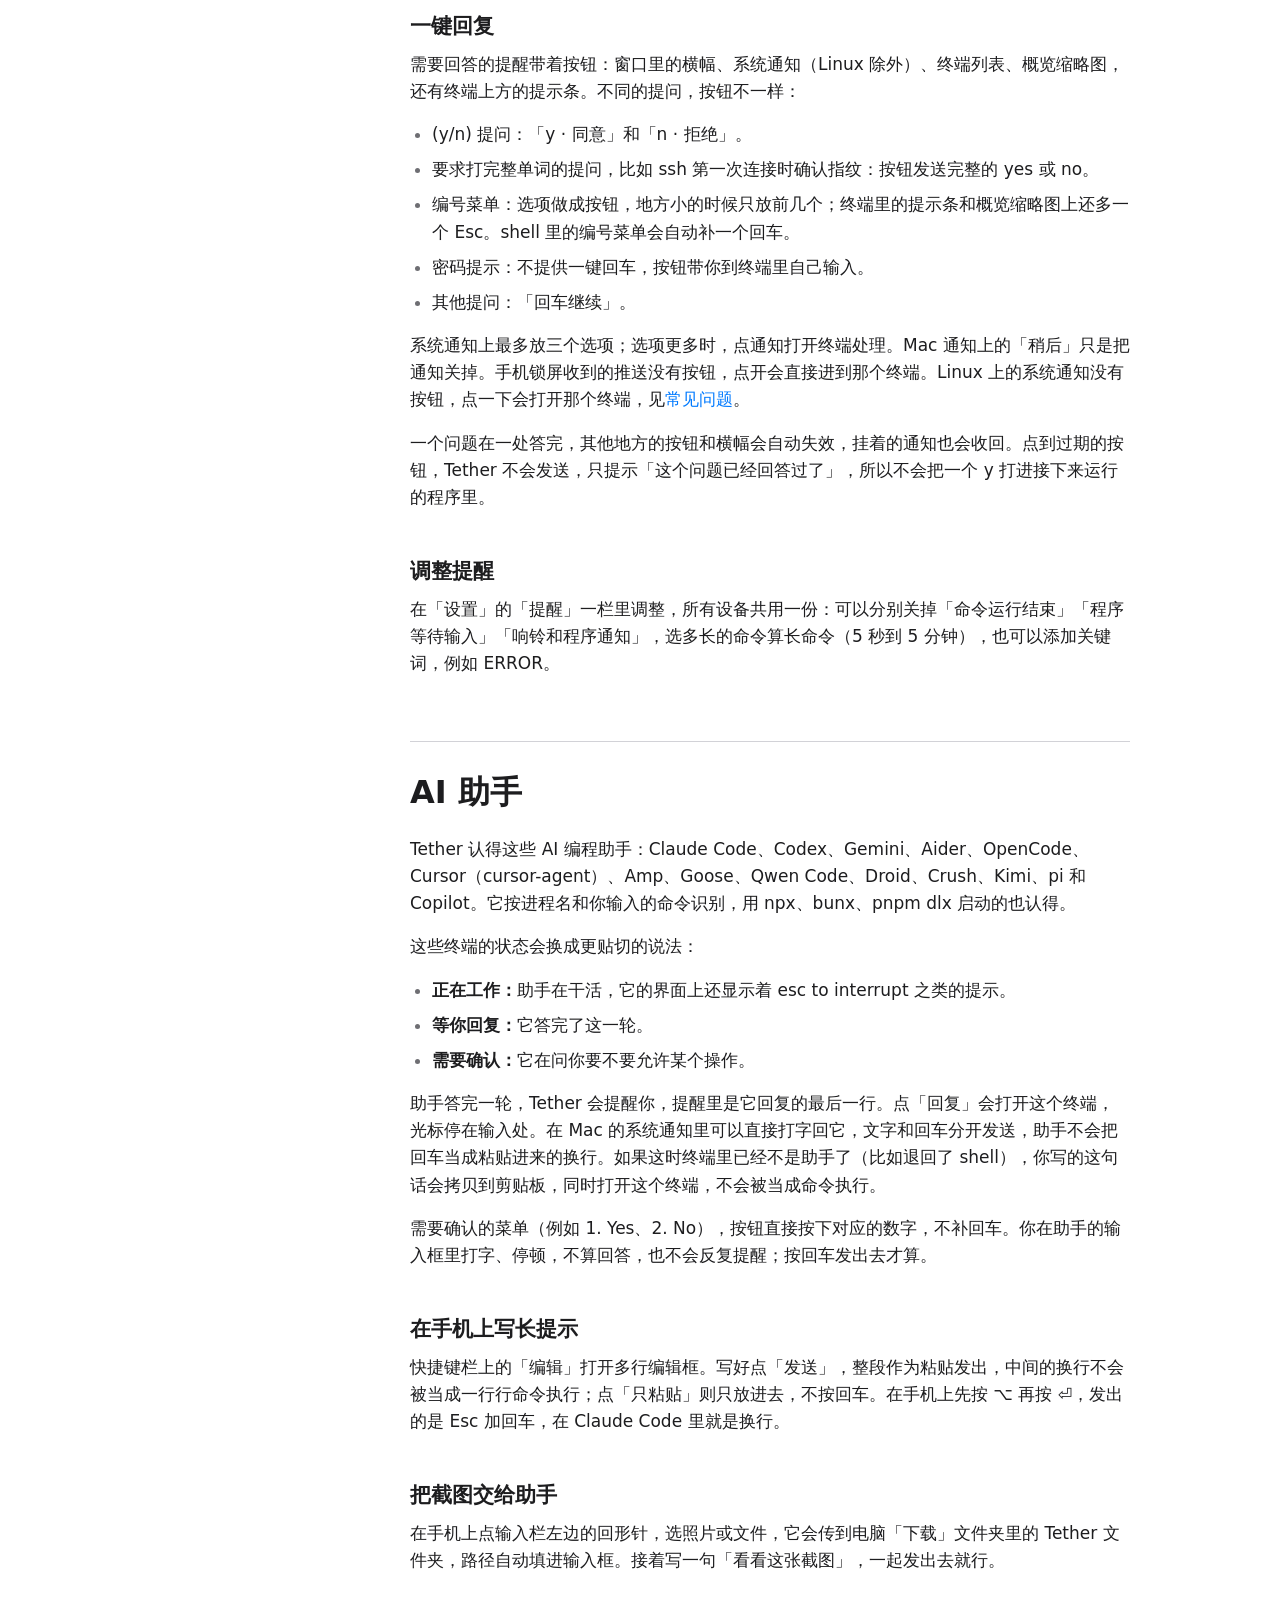
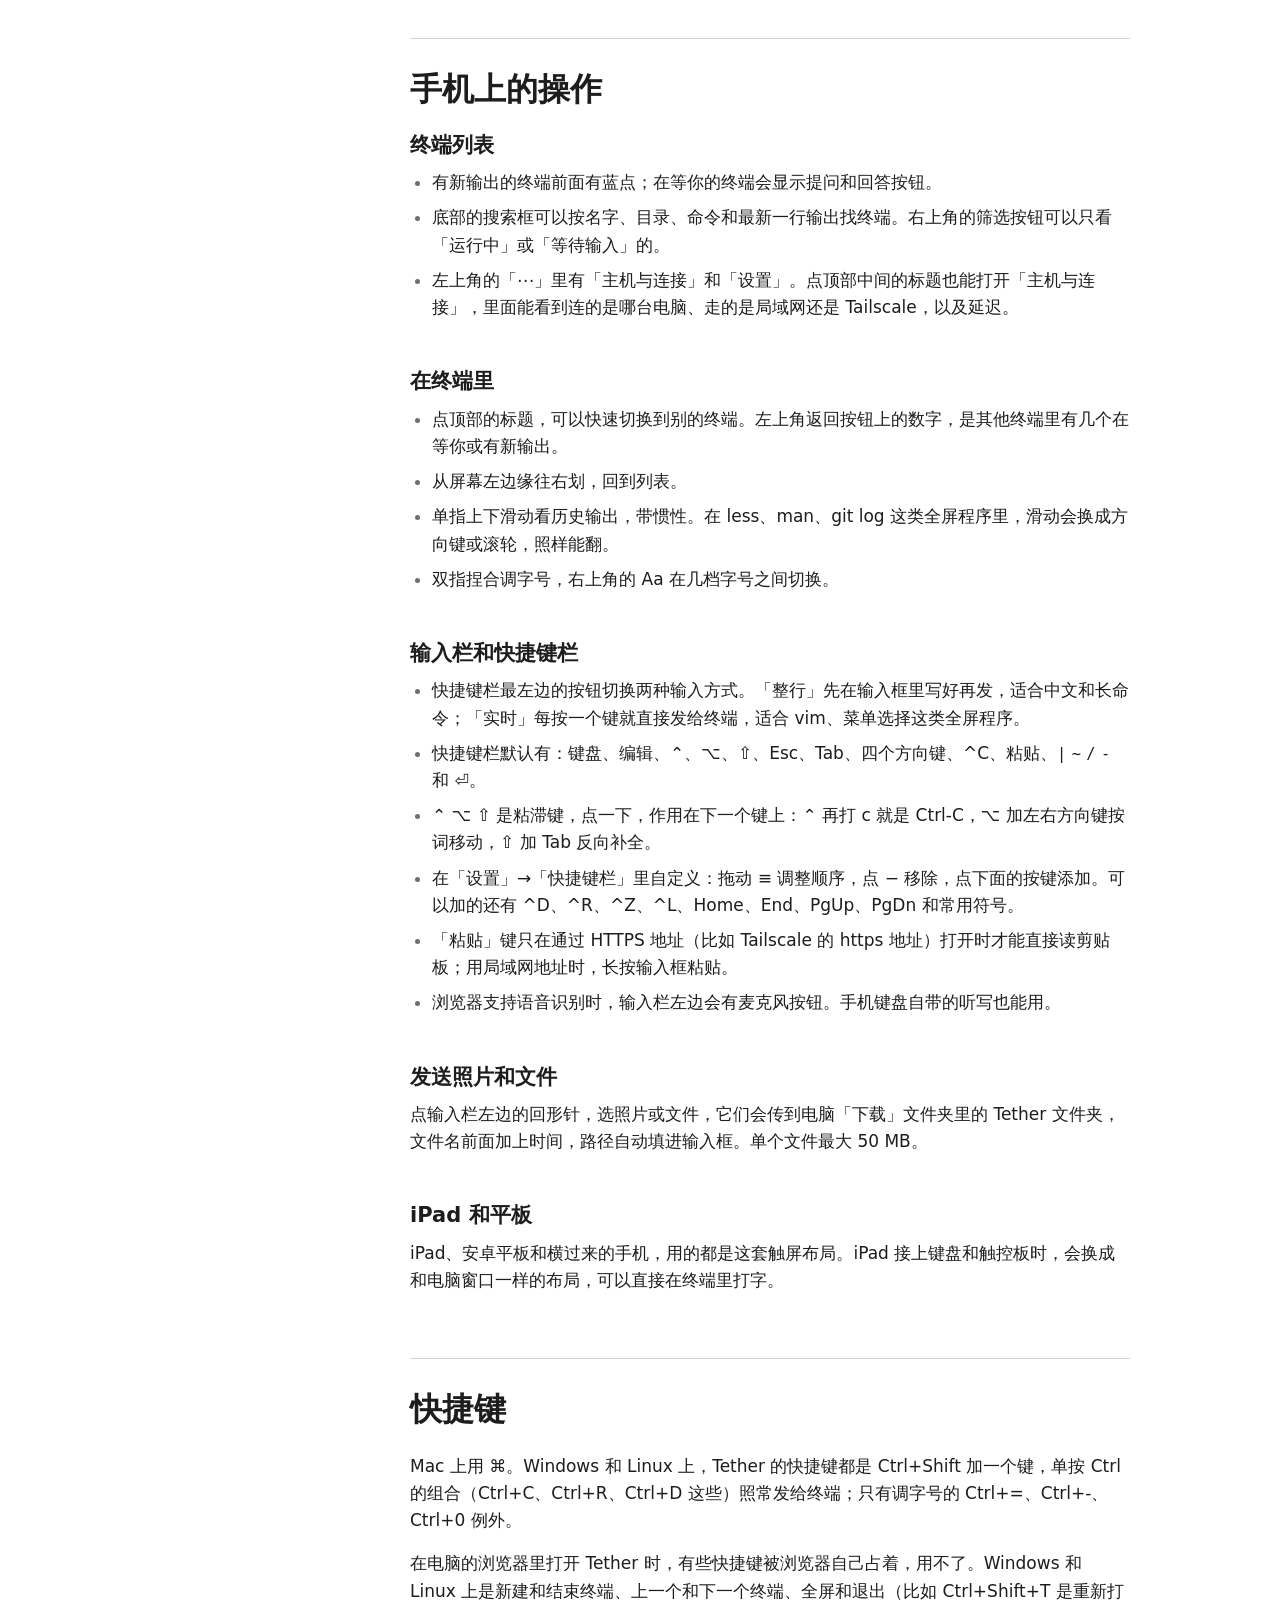
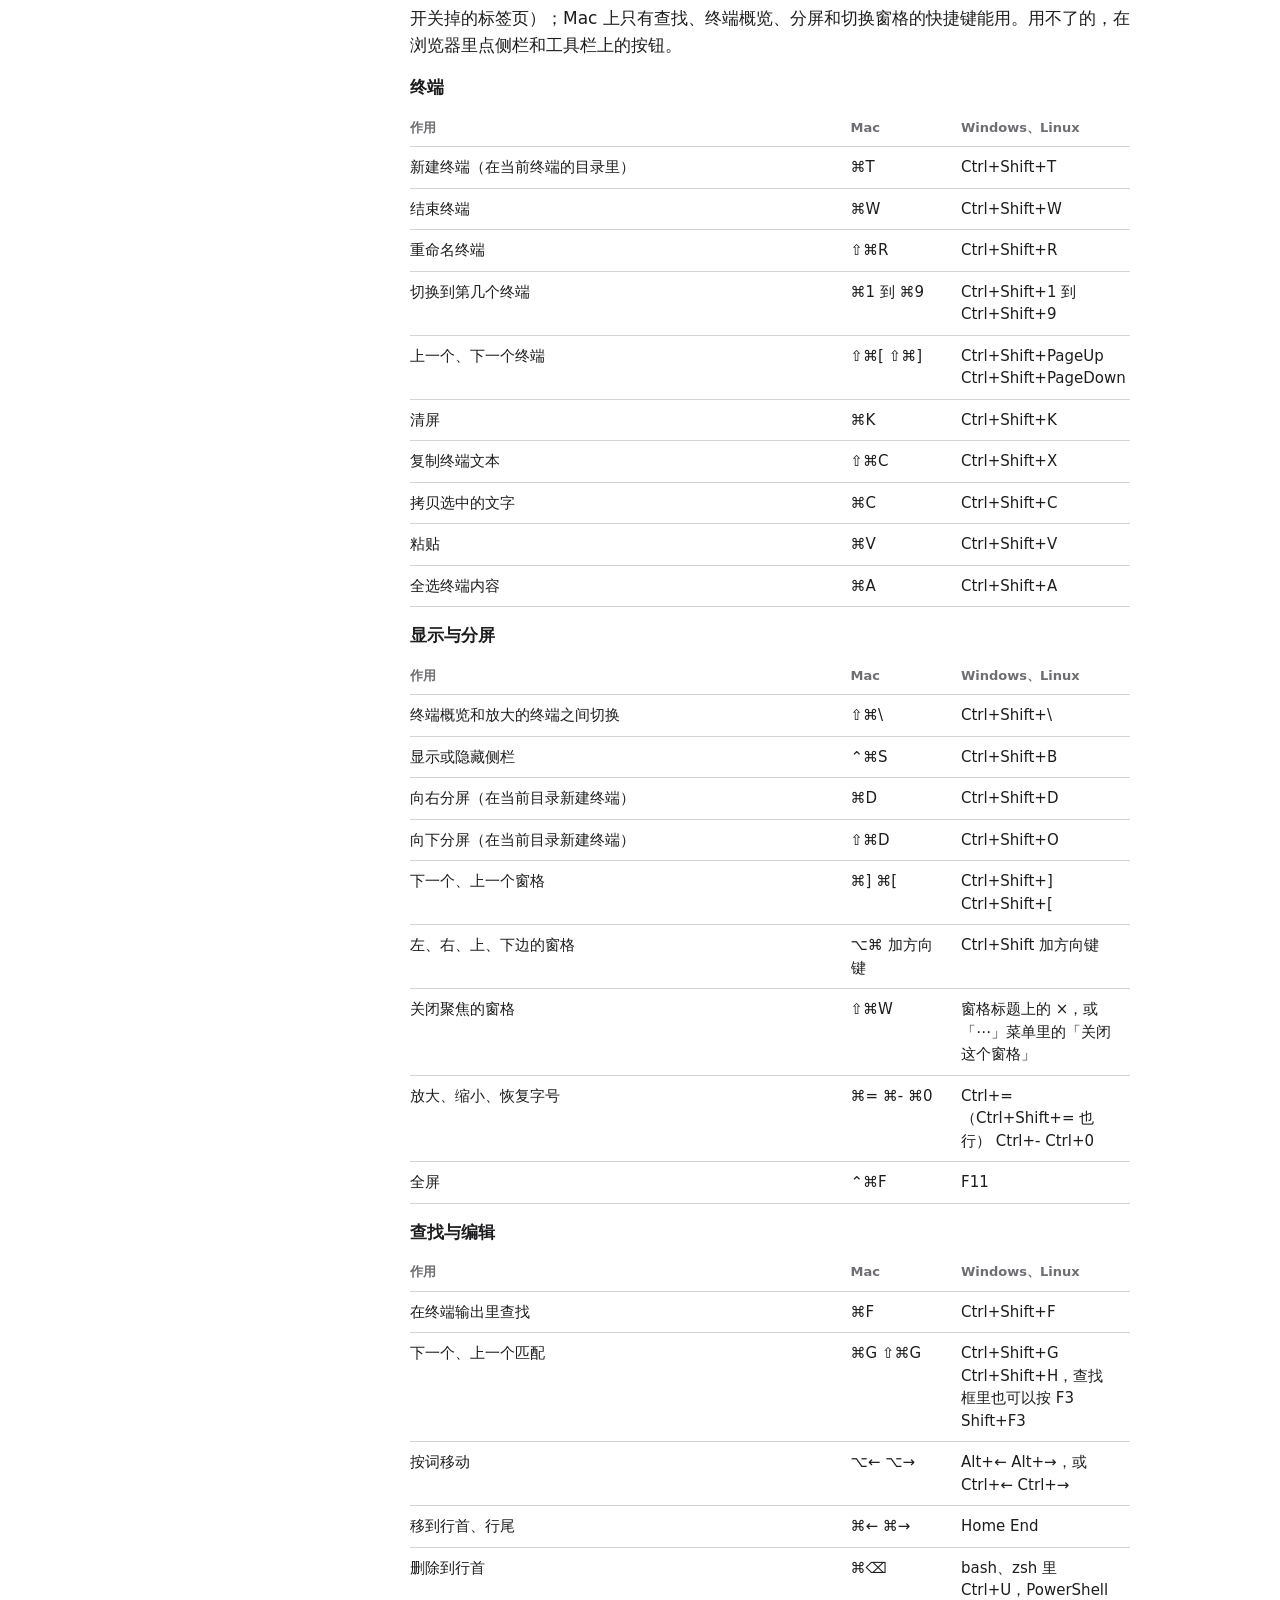
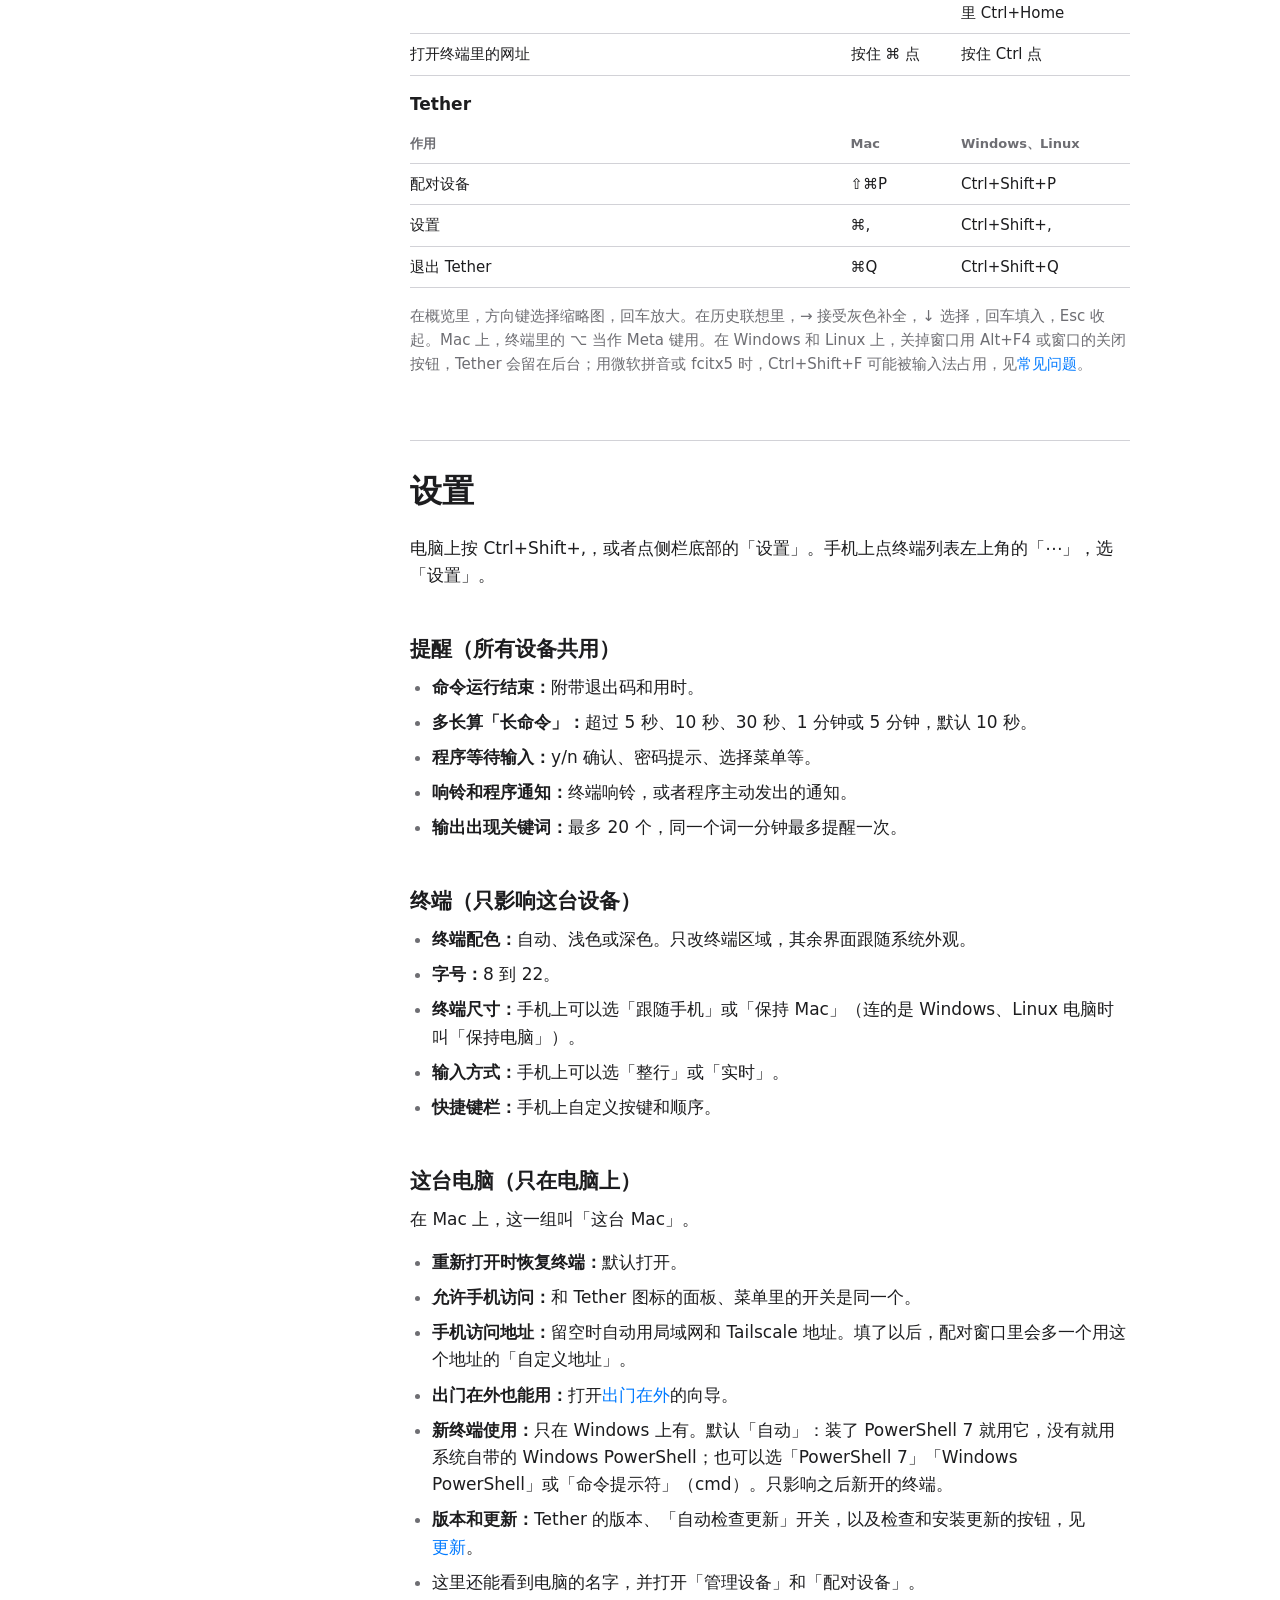
<file: docs.html>
<!doctype html>
<html lang="zh-CN" class="docs-page">
<head>
  <meta charset="utf-8">
  <meta name="viewport" content="width=device-width, initial-scale=1">
  <title>使用文档 · Tether</title>
  <meta name="description" content="Tether 的使用文档：在 Mac、Windows、Linux 上安装，连接手机，出门在外和锁屏推送，分屏，提醒与一键回复，AI 助手，快捷键，设置，更新，安全设计和数据存放的位置。">
  <link rel="canonical" href="https://joyce1998.github.io/Tether/docs.html">
  <meta property="og:type" content="website">
  <meta property="og:site_name" content="Tether">
  <meta property="og:title" content="使用文档 · Tether">
  <meta property="og:description" content="Tether 的使用文档：在 Mac、Windows、Linux 上安装，连接手机，出门在外和锁屏推送，分屏，提醒与一键回复，AI 助手，快捷键，设置，更新，安全设计和数据存放的位置。">
  <meta property="og:url" content="https://joyce1998.github.io/Tether/docs.html">
  <meta property="og:image" content="https://joyce1998.github.io/Tether/assets/social/og.png">
  <meta property="og:image:width" content="1200">
  <meta property="og:image:height" content="630">
  <meta property="og:locale" content="zh_CN">
  <meta name="twitter:card" content="summary_large_image">
  <meta name="color-scheme" content="light dark">
  <meta name="theme-color" content="#FFFFFF" media="(prefers-color-scheme: light)">
  <meta name="theme-color" content="#000000" media="(prefers-color-scheme: dark)">
  <link rel="icon" type="image/png" sizes="32x32" href="assets/icon/favicon-32.png">
  <link rel="icon" type="image/png" sizes="64x64" href="assets/icon/favicon-64.png">
  <link rel="apple-touch-icon" href="assets/icon/apple-touch-icon.png">
  <link rel="stylesheet" href="assets/site.css">
  <script>document.documentElement.className += ' js';</script>
</head>
<body>
  <a class="skip" href="#main">跳到正文</a>

  <header class="nav">
    <div class="wrap nav-in">
      <a class="brand" href="index.html"><img src="assets/icon/favicon-64.png" width="24" height="24" alt="">Tether</a>
      <nav class="nav-links" aria-label="网站">
        <a href="index.html">概览</a>
        <a href="docs.html" aria-current="page">文档</a>
        <a class="btn btn-sm" href="download.html">下载</a>
      </nav>
    </div>
  </header>

  <main id="main" class="docs">
    <header class="page-head">
      <h1>使用文档</h1>
      <p>适用于 Tether 0.5.1 的 Mac、Windows 和 Linux 版。从安装、连接手机，到提醒、快捷键、更新和数据存放的位置，都在这一页。</p>
    </header>

    <nav class="toc" data-toc aria-label="本页目录">
      <button class="toc-toggle" type="button" data-toc-toggle aria-expanded="false" aria-controls="toc-list"><b>目录</b><span data-toc-current>系统要求</span></button>
      <p class="toc-title" aria-hidden="true">本页目录</p>
      <ol class="toc-list" id="toc-list">
        <li><a href="#requirements">系统要求</a></li>
        <li><a href="#install">安装</a></li>
        <li><a href="#pairing">连接手机</a></li>
        <li><a href="#tailscale">出门在外</a></li>
        <li><a href="#daily">日常使用</a></li>
        <li><a href="#split">分屏</a></li>
        <li><a href="#alerts">提醒与一键回复</a></li>
        <li><a href="#ai">AI 助手</a></li>
        <li><a href="#phone">手机上的操作</a></li>
        <li><a href="#shortcuts">快捷键</a></li>
        <li><a href="#settings">设置</a></li>
        <li><a href="#update">更新</a></li>
        <li><a href="#security">安全设计</a></li>
        <li><a href="#privacy">数据与隐私</a></li>
        <li><a href="#faq">常见问题</a></li>
        <li><a href="#changelog">更新日志</a></li>
      </ol>
    </nav>

    <article class="prose">

      <!-- 系统要求 -->
      <h2 id="requirements">系统要求</h2>
      <ul>
        <li><strong>Mac：</strong>macOS 12 Monterey 或更高版本。Apple 芯片和 Intel 处理器的 Mac 都能用，下载时选对应的版本。</li>
        <li><strong>Windows：</strong>Windows 10（1903 或更高版本）或 Windows 11，x64 或 ARM64 的电脑。<span data-beta="windows" hidden>Windows 版现在是测试版，见<a href="#faq-beta">常见问题</a>。</span></li>
        <li><strong>Linux：</strong>64 位（x64 或 arm64）的桌面 Linux，例如 Ubuntu 22.04、Debian 12、Fedora 39 或更新的版本。<span data-beta="linux" hidden>Linux 版现在是测试版，见<a href="#faq-beta">常见问题</a>。</span></li>
        <li><strong>手机：</strong>iPhone 上的 Safari，或者安卓手机上的 Chrome，系统和浏览器保持新版本就行。iPad 和安卓平板也能用。</li>
        <li><strong>网络：</strong>手机和电脑连同一个 <span class="nw">Wi-Fi</span>。不在同一个 <span class="nw">Wi-Fi</span> 时，两边都装上 Tailscale 也能连，见<a href="#tailscale">出门在外</a>。</li>
        <li><strong>Shell：</strong>Mac 和 Linux 上，终端用的是你的登录 shell，zsh 和 bash 有完整的集成：Tether 知道命令什么时候开始和结束、退出码是多少、现在在哪个目录。Windows 上默认用 PowerShell，也有这些集成。其他 shell 也能用，功能少一些，见<a href="#faq-shell">常见问题</a>。</li>
      </ul>
      <p>电脑睡着的时候，手机是连不上的。Tether 默认会阻止电脑因为闲置而睡眠，见<a href="#menubar">菜单栏、通知区域和系统托盘</a>。</p>

      <!-- 安装 -->
      <h2 id="install">安装</h2>
      <p>在<a href="download.html">下载页</a>选你的系统。每个系统的完整步骤都在下载页上，这里是要点。</p>

      <h3 id="install-mac">Mac</h3>
      <ol>
        <li>Apple 芯片的 Mac 下载 Apple 芯片版，Intel 处理器的下载 Intel 版。打开 DMG，把 Tether 拖到「应用程序」文件夹。</li>
        <li>推出磁盘映像，在「应用程序」里打开 Tether。</li>
      </ol>
      <p id="first-open">Tether 没有经过 Apple 公证，第一次打开会被 macOS 拦下来，放行一次就好：macOS 15 及更高版本，在「系统设置」→「隐私与安全性」里点「仍要打开」；macOS 12 到 14，在「应用程序」里按住 Control 键点按 Tether，选「打开」。<a href="download.html#first-open">完整步骤</a></p>
      <p>接着 macOS 会问「允许“Tether”查找本地网络中的设备？」，点「允许」，不然手机连不上。问是否允许 Tether 发送通知时，也选「允许」，这样主窗口不在前面时也能收到提醒和回答按钮。</p>

      <h3 id="install-windows">Windows</h3>
      <ol>
        <li>大多数电脑下载 x64 版，骁龙笔记本这类 ARM 电脑下载 ARM64 版，然后运行安装程序。</li>
        <li>安装程序没有代码签名，Windows 会显示「Windows 已保护你的电脑」：点「更多信息」，再点「仍要运行」。</li>
        <li>不需要管理员权限，装好后 Tether 会自己打开。</li>
      </ol>
      <p>第一次打开时，Windows 防火墙会问是否允许 Tether 在网络上通信：勾上「专用网络」，点「允许访问」。电脑连的 <span class="nw">Wi-Fi</span> 也要是「专用网络」，不然手机连不上，见<a href="download.html#firewall-windows">下载页上的说明</a>。</p>

      <h3 id="install-linux">Linux</h3>
      <ul>
        <li><strong>Ubuntu、Debian：</strong>下载 .deb，在终端里运行 <code class="long">sudo apt install <span class="nw">./<span data-name="linux-x64-deb">Tether-0.5.1-linux-amd64.deb</span></span></code>，然后在应用菜单里打开 Tether，或者运行 <code>tether</code>。</li>
        <li><strong>其他发行版：</strong>下载 AppImage，加上运行权限（<code>chmod +x</code>），再打开。</li>
      </ul>
      <p>GNOME 要装托盘扩展才能看到 Tether 的图标（Ubuntu 已经带了），见<a href="#faq-linux-tray">常见问题</a>。开着防火墙的话，要放行 7420 端口。<a href="download.html#install-linux">完整步骤</a></p>

      <p>打开之后会出现 Tether 的主窗口，菜单栏（Windows 上是通知区域，Linux 上是系统托盘）里也多了一个 Tether 图标。关掉窗口，Tether 还在后台运行。</p>

      <!-- 连接手机 -->
      <h2 id="pairing">连接手机</h2>
      <ol>
        <li>在电脑上打开配对窗口：点主窗口侧栏底部的「配对设备」，或者按 <kbd data-pc="Ctrl+Shift+P">⇧⌘P</kbd>。也可以点菜单栏（Windows 上是通知区域，Linux 上是系统托盘）里的 Tether 图标，在弹出的面板里点「配对设备…」，或者在它的菜单里选「配对新设备…」。</li>
        <li>用手机的相机扫描窗口里的二维码，打开识别出来的网址，配对会自动完成。别用微信扫一扫：微信会在它自己的浏览器里打开，配对码被用掉，却没法添加到主屏幕。不方便扫码时，在手机浏览器里打开窗口里写的地址（例如 <code>192.168.1.8:7420</code>），输入 6 位配对码。</li>
        <li>iPhone 上配对成功后，会提示你添加到主屏幕：在 Safari 的分享菜单里选「添加到主屏幕」。趁这个提示还开着完成添加，主屏幕上的 Tether 打开就是登录好的。安卓手机在 Chrome 的菜单里选「添加到主屏幕」。</li>
      </ol>
      <p>二维码和配对码都只能用一次，5 分钟后失效。配对码连续输错 5 次就作废，这时改用扫码，或者在电脑上点「重新生成」。</p>
      <p>配对窗口里的「复制链接」可以把配对链接发到手机上，在 Safari 里打开（安卓手机用 Chrome），效果和扫码一样。用微信发给自己的话，别在微信里直接点开，长按复制后粘到浏览器里。链接 5 分钟内谁先打开谁就能配对，别发到群里。</p>
      <p>Mac 和 iPhone 之间可以用通用剪贴板直接粘贴；在主屏幕上的 Tether 里，粘到「粘贴配对链接」下面的输入框。</p>
      <p>电脑同时有几个地址时（比如 <span class="nw">Wi-Fi</span> 和 Tailscale），配对窗口上方可以切换。扫哪个二维码，手机以后就用哪个地址连接。手机打不开地址的话，多半是防火墙或网络设置挡住了，见<a href="#faq-connect">常见问题</a>。</p>

      <h3 id="devices">管理已配对的设备</h3>
      <p>点主窗口侧栏底部的「设备」，或者在 Tether 图标的菜单里选「已配对的设备…」。这里能看到每台设备是否在线、延迟多少、有没有开推送、哪天配对的。可以改名，也可以撤销：撤销后那台设备立刻断开，要重新配对才能再连。手机上也可以自己解除：「设置」→「在这台设备上解除配对」。</p>

      <h3>连多台电脑</h3>
      <p>每台电脑各配对一次。每台电脑的地址不同，主屏幕上会各有一个 Tether 图标。添加到主屏幕时可以把名字改成那台电脑的名字，免得几个图标都叫 Tether。</p>

      <!-- 出门在外 -->
      <h2 id="tailscale">出门在外</h2>
      <p>手机和电脑不在同一个 <span class="nw">Wi-Fi</span> 时，可以通过 <a href="https://tailscale.com" rel="noopener">Tailscale</a> 连接。Tailscale 会在你自己的设备之间建一个加密的网络，个人使用免费。配好以后，手机在哪儿都能连上电脑，锁屏时也能收到提醒。</p>
      <p>Tether 里有一个向导带你一步步做完：在电脑上打开 Tether 的「设置」，点「出门在外也能用」。也可以点配对窗口里的「出门在外？」，或者 Tether 图标的面板和菜单里的「出门在外」。向导每隔几秒检查一次，做完的步骤自动打勾：</p>
      <ol>
        <li>在电脑上安装 Tailscale。</li>
        <li>登录 Tailscale。</li>
        <li>手机也装上 Tailscale，登录同一个账号。</li>
        <li>开启 HTTPS 地址：点「一键开启」。只有登录了同一个 Tailscale 账号的设备能打开这个地址，公网上的人访问不到。</li>
        <li>设为手机访问地址。以后配对用的二维码和链接都用这个地址。</li>
        <li>用手机扫新的配对二维码，添加到主屏幕，以后从这个新图标打开 Tether。</li>
        <li>在手机上开启后台推送，见下面的<a href="#push">锁屏推送</a>。</li>
      </ol>
      <p class="note">Tailscale 的 iPhone 版不在中国大陆区的 App Store 里，要用其他国家或地区的 Apple 账户下载。已经有自己的 HTTPS 地址的，填到「设置」→「手机访问地址」，向导会跳过前 5 步。</p>

      <h3 id="tailscale-mac">在 Mac 上装 Tailscale</h3>
      <p>从 <a href="https://tailscale.com/download/mac" rel="noopener">tailscale.com</a> 下载，或者在 Mac App Store 安装。装好后点屏幕右上角菜单栏里的 Tailscale 图标，选「Log in…」登录。</p>

      <h3 id="tailscale-windows">在 Windows 上装 Tailscale</h3>
      <p>从 <a href="https://tailscale.com/download/windows" rel="noopener">tailscale.com</a> 下载安装程序，或者在 PowerShell 里运行：</p>
      <pre class="cmd"><button class="copy" type="button" data-copy="#cmd-winget" aria-label="拷贝 winget 安装命令">拷贝</button><code id="cmd-winget">winget install <span class="nw">--id Tailscale.Tailscale</span> -e</code></pre>
      <p>装好后点任务栏右下角通知区域里的 Tailscale 图标（可能收在「^」里面），选「Log in…」登录。</p>

      <h3 id="tailscale-linux">在 Linux 上装 Tailscale</h3>
      <p>在终端里运行 Tailscale 官方的安装脚本，它会要你输入密码：</p>
      <pre class="cmd"><button class="copy" type="button" data-copy="#cmd-ts-install" aria-label="拷贝 Tailscale 安装命令">拷贝</button><code id="cmd-ts-install">curl -fsSL <span class="nw">https://tailscale.com/install.sh</span> | sh</code></pre>
      <p>再运行下面这行登录。它会打印一个网址，在浏览器里打开，登录你的 Tailscale 账号：</p>
      <pre class="cmd"><button class="copy" type="button" data-copy="#cmd-ts-up" aria-label="拷贝 tailscale up 命令">拷贝</button><code id="cmd-ts-up">sudo tailscale up <span class="nw">--operator=$USER</span></code></pre>
      <p><code>--operator=$USER</code> 让你自己的账户也能管理 Tailscale，向导里的「一键开启」才不用 sudo。以前已经登录过 Tailscale 的，补运行一次 <code class="long">sudo tailscale set <span class="nw">--operator=$USER</span></code> 就行，向导遇到这种情况也会提示你。</p>

      <p>局域网地址和 Tailscale 地址在手机上是两个不同的网址，要各自配对，主屏幕上也会是两个图标。经常出门的话，只用 Tailscale 的地址就够了，在家也能连。</p>

      <h3 id="push">锁屏推送</h3>
      <p>手机上开着 Tether 时，提醒会从屏幕顶部弹出来。想在锁屏或者用别的 App 时也收到，要打开后台推送。浏览器只允许 HTTPS 网址推送，iPhone 还要求从主屏幕打开（iOS 16.4 或更高版本），所以先按上面的向导配好 HTTPS 地址，从新的主屏幕图标打开 Tether。</p>
      <p>然后在手机上点终端列表左上角的「⋯」→「设置」，在「后台推送」里点「开启」，允许通知。点「发送测试」，看看能不能收到。电脑上的向导最后一步也能给手机发一条测试提醒。</p>
      <p>推送的内容是提醒的标题和一句摘要，加密后经 Apple 或 Google 的推送服务送到手机。安卓手机上的推送要经过 Google 的推送服务，在中国大陆或者没有 Google 服务的手机上通常收不到；打开 Tether 时的提醒不受影响。</p>

      <!-- 日常使用 -->
      <h2 id="daily">日常使用</h2>
      <p>Tether 的菜单里说的「会话」，就是这里说的终端。正文里的快捷键按你现在用的电脑显示，完整的对照表见<a href="#shortcuts">快捷键</a>。</p>

      <h3>新建、改名、结束</h3>
      <ul>
        <li><kbd data-pc="Ctrl+Shift+T">⌘T</kbd> 在当前终端的目录里新开一个终端。侧栏顶部的 + 和手机上的 + 从主目录开始。</li>
        <li>终端的名字默认是当前目录的名字，cd 到别处会跟着变，主目录显示为「主目录」。Windows 上进到 <code>\\服务器\共享</code> 这样的网络路径时，名字不变，还是上一个目录的。按 <kbd data-pc="Ctrl+Shift+R">⇧⌘R</kbd>，或者在侧栏里点右键，可以改名；名字留空就恢复用目录名。</li>
        <li><kbd data-pc="Ctrl+Shift+W">⌘W</kbd> 结束当前终端，结束前会先问你；里面还有程序在跑的话，会写明是哪个程序。</li>
        <li>最多同时开 30 个终端。</li>
      </ul>

      <h3 id="overview">终端概览</h3>
      <p>按 <kbd data-pc="Ctrl+Shift+\">⇧⌘\</kbd>，或者点工具栏上的概览按钮，所有终端以实时缩略图平铺，每个缩略图上写着名字、目录和状态。点一下放大，再按一次缩回概览。等你回答的终端，回答按钮就在缩略图下面。也可以用方向键在缩略图之间移动，按回车放大。</p>

      <h3>查找</h3>
      <p><kbd data-pc="Ctrl+Shift+F">⌘F</kbd> 在终端输出里查找，所有匹配都会标出来，并显示第几个、共几个。<kbd data-pc="Ctrl+Shift+G">⌘G</kbd> 和 <kbd data-pc="Ctrl+Shift+H">⇧⌘G</kbd> 跳到下一个、上一个，在查找框里按回车、Shift+回车也一样（Windows 和 Linux 上还可以按 F3、Shift+F3），<kbd>Esc</kbd> 关闭。先选中一段文字再按 <kbd data-pc="Ctrl+Shift+F">⌘F</kbd>，会直接查它。查找时有新的输出进来，也会停在当前的匹配上。手机上在「⋯」菜单里选「在终端中查找」。</p>

      <h3>历史联想</h3>
      <p>在提示符后打字时，光标后面会出现灰色的补全，按 <kbd>→</kbd> 接受。打了两个字以上，下面还会列出匹配的历史命令：<kbd>↓</kbd> 选择，回车填入，<kbd>Esc</kbd> 收起。手机上，联想显示在键盘上方，点一下填进输入框。</p>
      <p>联想用的是你平时的 shell 历史（zsh 的 <code>~/.zsh_history</code>、bash 的 <code>~/.bash_history</code>、PowerShell 的 PSReadLine 历史，或者 <code>$HISTFILE</code> 指定的文件），加上刚在 Tether 里执行过的命令。以空格开头执行的命令，Tether 不会记进联想；它会不会写进历史文件，由你的 shell 设置决定，例如 zsh 的 <code>HIST_IGNORE_SPACE</code>。</p>

      <h3>拖入文件和文件夹</h3>
      <p>从访达、文件资源管理器或文件管理器，把文件或文件夹拖到终端上，会出现两个选项：</p>
      <ul>
        <li><strong>插入路径：</strong>把完整路径放到光标处，空格和特殊字符按当前的 shell 处理好，多个文件用空格隔开。</li>
        <li><strong>进入这个文件夹：</strong>在终端里 cd 过去。拖的是文件，就进入它所在的文件夹。终端里有程序在跑时不能用。</li>
      </ul>
      <p>拖到侧栏上，就在那个文件夹里新建一个终端。分屏时，拖到哪个窗格上就作用于哪个终端。拖入只在电脑上的 Tether 窗口里有，浏览器拿不到文件的路径。</p>

      <h3 id="size">终端尺寸</h3>
      <p>同一个终端，在电脑窗口和手机上的宽度不一样。Tether 的规则是谁在用就按谁的屏幕排版：你在手机上打开这个终端或者输入，它就换成手机的宽度；手机离开这个终端，或者你在电脑上切到它、打字，就变回电脑窗口的宽度。打开一个正在等你回答的终端时，尺寸不会变，免得提问被重新排版。</p>
      <p>电脑窗口工具栏的右边显示终端现在的列数和行数。尺寸跟着别的设备时，会写着「尺寸跟随 iPhone」之类，点一下改回适配这个窗口。手机上也会出现「点此适配」。</p>
      <p>如果不想让手机改动电脑上的排版，在手机的「设置」→「终端尺寸」里选「保持 Mac」（连的是 Windows、Linux 电脑时叫「保持电脑」），宽的内容左右滑动查看。</p>

      <h3>拷贝、粘贴、清屏和字号</h3>
      <ul>
        <li>拷贝选中的文字：Mac 上按 <kbd>⌘C</kbd>；Windows 和 Linux 上按 <kbd>Ctrl+Shift+C</kbd>，粘贴是 <kbd>Ctrl+Shift+V</kbd>，<kbd>Ctrl+Insert</kbd>、<kbd>Shift+Insert</kbd> 也行。单按 <kbd>Ctrl+C</kbd> 照常发给终端，用来中断程序。</li>
        <li><kbd data-pc="Ctrl+Shift+X">⇧⌘C</kbd> 把终端里的文字放进一个窗口，可以随便选，也可以「复制全部」。手机上在「⋯」菜单里选「复制文本」，长按选择。</li>
        <li><kbd data-pc="Ctrl+Shift+K">⌘K</kbd> 清屏。在终端里点右键，有拷贝（Windows 和 Linux 上叫「复制」）、粘贴、全选、清屏和「复制终端文本…」。</li>
        <li><kbd data-pc="Ctrl+=">⌘=</kbd> 放大字号，<kbd data-pc="Ctrl+-">⌘-</kbd> 缩小，<kbd data-pc="Ctrl+0">⌘0</kbd> 恢复默认。</li>
        <li>按住 <kbd data-pc="Ctrl">⌘</kbd> 点终端里的网址，用浏览器打开。</li>
      </ul>

      <h3 id="quit">关掉窗口和退出</h3>
      <p>关掉主窗口，终端照常运行，Tether 留在菜单栏（Windows 上是通知区域，Linux 上是系统托盘）里，手机照样能连。在 Windows 和 Linux 上第一次关掉窗口时，Tether 会发一条通知，告诉你图标在哪里。</p>
      <p>要真正退出，按 <kbd data-pc="Ctrl+Shift+Q">⌘Q</kbd>，或者在 Tether 图标的面板或菜单里点「退出 Tether」。有终端开着时会先问你；关机、重启、注销时不会问，Tether 存好终端就退出。</p>
      <p>下次打开时，终端按原来的名字回到原来的目录，之前的输出也在（每个终端最近约一千行）。Windows 上之前的输出在新的提示符上面，往上滚一下就能看到。退出时还在运行的程序不会恢复，要你重新运行。不需要这个功能的话，在「设置」→「重新打开时恢复终端」里关掉，已经存下的内容会一起删除。</p>

      <h3 id="menubar">菜单栏、通知区域和系统托盘</h3>
      <p>Tether 的图标在 Mac 的菜单栏里、Windows 任务栏右下角的通知区域里、Linux 的系统托盘里。</p>
      <ul>
        <li><strong>Mac：</strong>点图标弹出一个面板：开着几个终端、几台设备连着、延迟多少，还有手机可以用的地址，点地址就能拷贝。面板最上面的开关可以暂停手机访问，下面是「登录时自动启动」和「防止 Mac 休眠」。在图标上点右键是一个菜单，功能差不多，另外还能新建终端、打开已配对的设备。</li>
        <li><strong>Windows：</strong>单击图标弹出同样的面板，双击打开主窗口，右键是菜单。休眠开关在这里叫「防止电脑休眠」。Windows 11 会把新图标收进「^」里，可以把它拖到任务栏上。</li>
        <li><strong>Linux：</strong>没有弹出面板。单击图标通常会打开主窗口（有的桌面单击就是菜单），面板上的开关都在菜单里，菜单里还有「复制访问地址」和「设置…」。休眠开关叫「防止电脑自动休眠」。GNOME 要装 AppIndicator 扩展才有托盘图标，见<a href="#faq-linux-tray">常见问题</a>；没有托盘时，关掉窗口后再打开一次 Tether 就能把窗口叫回来（AppImage 就再运行一次那个文件）。</li>
      </ul>
      <p>有终端在等你时：Mac 的菜单栏图标旁边和程序坞图标上会显示有几个；Windows 的通知区域图标和任务栏按钮上会多一个标记；Linux 的托盘图标上会多一个标记。</p>
      <ul>
        <li><strong>允许手机访问：</strong>关掉后所有手机立刻断开，终端继续运行。再打开，手机几秒内会自己连回来。</li>
        <li><strong>防止休眠：</strong>默认打开。电脑不会因为闲置而睡眠，屏幕照常可以关。</li>
        <li><strong>登录时自动启动：</strong>开机登录后，Tether 只在后台运行，不弹出窗口。</li>
      </ul>

      <!-- 分屏 -->
      <h2 id="split">分屏</h2>
      <p>电脑上的 Tether 窗口可以切成多个窗格，最多 9 个，每个窗格放一个终端。手机上始终只显示一个终端。</p>
      <ul>
        <li><strong>拖进来：</strong>把侧栏里的终端拖到某个窗格上：靠近哪条边就放在那一边，放在正中间就在那个窗格里打开它。已经显示在别的窗格里的终端会挪过来，同一个终端只出现一次。</li>
        <li><strong>新开一个：</strong><kbd data-pc="Ctrl+Shift+D">⌘D</kbd> 在聚焦的窗格右边新开一个终端，<kbd data-pc="Ctrl+Shift+O">⇧⌘D</kbd> 放在下面，都在当前目录。也可以在侧栏里右键一个终端，选「在右侧分屏打开」或「在下方分屏打开」。</li>
        <li><strong>切换窗格：</strong>点哪个窗格，就在哪个里输入。<kbd data-pc="Ctrl+Shift+]">⌘]</kbd> 和 <kbd data-pc="Ctrl+Shift+[">⌘[</kbd> 按顺序切换，<kbd data-pc="Ctrl+Shift+方向键">⌥⌘ 方向键</kbd> 切到左右上下的窗格。</li>
        <li><strong>调整大小：</strong>拖动窗格之间的分隔线；双击分隔线，两边恢复一样大。「均分窗格」让所有窗格一样大。</li>
        <li><strong>关掉窗格：</strong>点窗格标题上的 ×，那个终端继续在后台运行。Mac 上也可以按 <kbd>⇧⌘W</kbd>。「取消分屏」只留下聚焦的窗格，其余的终端继续在后台运行。</li>
      </ul>
      <p>「均分窗格」「取消分屏」和「关闭这个窗格」在工具栏右边的「⋯」菜单里，Mac 上的「终端」菜单里也有。窗口变窄时只显示聚焦的窗格，变宽后恢复原样。分屏的布局会记住，下次打开还是这样。</p>
      <p class="note">在 Windows 和 Linux 上，Ctrl+Shift 加方向键只在分屏时用来切换窗格；不分屏时它照常发给终端，比如在 PowerShell 里按词选择文字。</p>

      <!-- 提醒与一键回复 -->
      <h2 id="alerts">提醒与一键回复</h2>
      <p>Tether 会在这些时候提醒你：</p>
      <ul>
        <li>命令跑完：运行超过设定时长（默认 10 秒）的命令结束时，附上退出码和用时。</li>
        <li>程序在等你输入：(y/n) 和 yes/no 确认、编号菜单、密码提示、「按回车继续」，还有 inquirer、clack 这类工具的提问，以及 terraform 的 <code>Enter a value:</code>。</li>
        <li>AI 助手答完一轮，在等你回复，见<a href="#ai">AI 助手</a>。</li>
        <li>终端响铃，或者程序自己发出通知（OSC 9、OSC 777）。</li>
        <li>输出里出现了你设定的关键词。同一个词一分钟最多提醒一次。</li>
      </ul>

      <h3>提醒出现在哪里</h3>
      <ul>
        <li>电脑上的 Tether 窗口在前面、你在看别的终端时，窗口里弹出横幅。</li>
        <li>窗口不在前面时，发系统通知。在 Mac 和 Windows 上，需要你回答的通知会一直留着，直到你回答或者关掉；只是告诉你一声的，几秒后自己收起。</li>
        <li>手机上开着 Tether 时，屏幕顶部弹出横幅，往上划可以收起。</li>
        <li>手机锁屏、或者在用别的 App 时，要打开后台推送才能收到，见<a href="#push">锁屏推送</a>。</li>
      </ul>
      <p>你正在看的那个终端不会再弹横幅。有终端在等你时，菜单栏、通知区域或系统托盘里的 Tether 图标上会有标记，Mac 的程序坞图标上会显示数字；手机上，终端左上角的返回按钮也会显示有几个。</p>

      <h3>一键回复</h3>
      <p>需要回答的提醒带着按钮：窗口里的横幅、系统通知（Linux 除外）、终端列表、概览缩略图，还有终端上方的提示条。不同的提问，按钮不一样：</p>
      <ul>
        <li>(y/n) 提问：「y · 同意」和「n · 拒绝」。</li>
        <li>要求打完整单词的提问，比如 ssh 第一次连接时确认指纹：按钮发送完整的 yes 或 no。</li>
        <li>编号菜单：选项做成按钮，地方小的时候只放前几个；终端里的提示条和概览缩略图上还多一个 Esc。shell 里的编号菜单会自动补一个回车。</li>
        <li>密码提示：不提供一键回车，按钮带你到终端里自己输入。</li>
        <li>其他提问：「回车继续」。</li>
      </ul>
      <p>系统通知上最多放三个选项；选项更多时，点通知打开终端处理。Mac 通知上的「稍后」只是把通知关掉。手机锁屏收到的推送没有按钮，点开会直接进到那个终端。Linux 上的系统通知没有按钮，点一下会打开那个终端，见<a href="#faq-linux-notify">常见问题</a>。</p>
      <p>一个问题在一处答完，其他地方的按钮和横幅会自动失效，挂着的通知也会收回。点到过期的按钮，Tether 不会发送，只提示「这个问题已经回答过了」，所以不会把一个 y 打进接下来运行的程序里。</p>

      <h3>调整提醒</h3>
      <p>在「设置」的「提醒」一栏里调整，所有设备共用一份：可以分别关掉「命令运行结束」「程序等待输入」「响铃和程序通知」，选多长的命令算长命令（5 秒到 5 分钟），也可以添加关键词，例如 ERROR。</p>

      <!-- AI 助手 -->
      <h2 id="ai">AI 助手</h2>
      <p>Tether 认得这些 AI 编程助手：Claude Code、Codex、Gemini、Aider、OpenCode、Cursor（cursor-agent）、Amp、Goose、Qwen Code、Droid、Crush、Kimi、pi 和 Copilot。它按进程名和你输入的命令识别，用 npx、bunx、pnpm dlx 启动的也认得。</p>
      <p>这些终端的状态会换成更贴切的说法：</p>
      <ul>
        <li><strong>正在工作：</strong>助手在干活，它的界面上还显示着 esc to interrupt 之类的提示。</li>
        <li><strong>等你回复：</strong>它答完了这一轮。</li>
        <li><strong>需要确认：</strong>它在问你要不要允许某个操作。</li>
      </ul>
      <p>助手答完一轮，Tether 会提醒你，提醒里是它回复的最后一行。点「回复」会打开这个终端，光标停在输入处。在 Mac 的系统通知里可以直接打字回它，文字和回车分开发送，助手不会把回车当成粘贴进来的换行。如果这时终端里已经不是助手了（比如退回了 shell），你写的这句话会拷贝到剪贴板，同时打开这个终端，不会被当成命令执行。</p>
      <p>需要确认的菜单（例如 1. Yes、2. No），按钮直接按下对应的数字，不补回车。你在助手的输入框里打字、停顿，不算回答，也不会反复提醒；按回车发出去才算。</p>

      <h3>在手机上写长提示</h3>
      <p>快捷键栏上的「编辑」打开多行编辑框。写好点「发送」，整段作为粘贴发出，中间的换行不会被当成一行行命令执行；点「只粘贴」则只放进去，不按回车。在手机上先按 ⌥ 再按 ⏎，发出的是 Esc 加回车，在 Claude Code 里就是换行。</p>

      <h3>把截图交给助手</h3>
      <p>在手机上点输入栏左边的回形针，选照片或文件，它会传到电脑「下载」文件夹里的 Tether 文件夹，路径自动填进输入框。接着写一句「看看这张截图」，一起发出去就行。</p>

      <!-- 手机上的操作 -->
      <h2 id="phone">手机上的操作</h2>

      <h3>终端列表</h3>
      <ul>
        <li>有新输出的终端前面有蓝点；在等你的终端会显示提问和回答按钮。</li>
        <li>底部的搜索框可以按名字、目录、命令和最新一行输出找终端。右上角的筛选按钮可以只看「运行中」或「等待输入」的。</li>
        <li>左上角的「⋯」里有「主机与连接」和「设置」。点顶部中间的标题也能打开「主机与连接」，里面能看到连的是哪台电脑、走的是局域网还是 Tailscale，以及延迟。</li>
      </ul>

      <h3>在终端里</h3>
      <ul>
        <li>点顶部的标题，可以快速切换到别的终端。左上角返回按钮上的数字，是其他终端里有几个在等你或有新输出。</li>
        <li>从屏幕左边缘往右划，回到列表。</li>
        <li>单指上下滑动看历史输出，带惯性。在 less、man、git log 这类全屏程序里，滑动会换成方向键或滚轮，照样能翻。</li>
        <li>双指捏合调字号，右上角的 Aa 在几档字号之间切换。</li>
      </ul>

      <h3>输入栏和快捷键栏</h3>
      <ul>
        <li>快捷键栏最左边的按钮切换两种输入方式。「整行」先在输入框里写好再发，适合中文和长命令；「实时」每按一个键就直接发给终端，适合 vim、菜单选择这类全屏程序。</li>
        <li>快捷键栏默认有：键盘、编辑、⌃、⌥、⇧、Esc、Tab、四个方向键、^C、粘贴、<code>|</code> <code>~</code> <code>/</code> <code>-</code> 和 ⏎。</li>
        <li>⌃ ⌥ ⇧ 是粘滞键，点一下，作用在下一个键上：⌃ 再打 c 就是 Ctrl-C，⌥ 加左右方向键按词移动，⇧ 加 Tab 反向补全。</li>
        <li>在「设置」→「快捷键栏」里自定义：拖动 ≡ 调整顺序，点 − 移除，点下面的按键添加。可以加的还有 ^D、^R、^Z、^L、Home、End、PgUp、PgDn 和常用符号。</li>
        <li>「粘贴」键只在通过 HTTPS 地址（比如 Tailscale 的 https 地址）打开时才能直接读剪贴板；用局域网地址时，长按输入框粘贴。</li>
        <li>浏览器支持语音识别时，输入栏左边会有麦克风按钮。手机键盘自带的听写也能用。</li>
      </ul>

      <h3>发送照片和文件</h3>
      <p>点输入栏左边的回形针，选照片或文件，它们会传到电脑「下载」文件夹里的 Tether 文件夹，文件名前面加上时间，路径自动填进输入框。单个文件最大 50 MB。</p>

      <h3>iPad 和平板</h3>
      <p>iPad、安卓平板和横过来的手机，用的都是这套触屏布局。iPad 接上键盘和触控板时，会换成和电脑窗口一样的布局，可以直接在终端里打字。</p>

      <!-- 快捷键 -->
      <h2 id="shortcuts">快捷键</h2>
      <p>Mac 上用 ⌘。Windows 和 Linux 上，Tether 的快捷键都是 Ctrl+Shift 加一个键，单按 Ctrl 的组合（Ctrl+C、Ctrl+R、Ctrl+D 这些）照常发给终端；只有调字号的 Ctrl+=、Ctrl+-、Ctrl+0 例外。</p>
      <p>在电脑的浏览器里打开 Tether 时，有些快捷键被浏览器自己占着，用不了。Windows 和 Linux 上是新建和结束终端、上一个和下一个终端、全屏和退出（比如 Ctrl+Shift+T 是重新打开关掉的标签页）；Mac 上只有查找、终端概览、分屏和切换窗格的快捷键能用。用不了的，在浏览器里点侧栏和工具栏上的按钮。</p>

      <div class="table-wrap">
        <table class="keys">
          <caption>终端</caption>
          <thead><tr><th scope="col">作用</th><th scope="col">Mac</th><th scope="col">Windows、Linux</th></tr></thead>
          <tbody>
            <tr><th scope="row">新建终端（在当前终端的目录里）</th><td><kbd>⌘T</kbd></td><td><kbd>Ctrl+Shift+T</kbd></td></tr>
            <tr><th scope="row">结束终端</th><td><kbd>⌘W</kbd></td><td><kbd>Ctrl+Shift+W</kbd></td></tr>
            <tr><th scope="row">重命名终端</th><td><kbd>⇧⌘R</kbd></td><td><kbd>Ctrl+Shift+R</kbd></td></tr>
            <tr><th scope="row">切换到第几个终端</th><td><kbd>⌘1</kbd> 到 <kbd>⌘9</kbd></td><td><kbd>Ctrl+Shift+1</kbd> 到 <kbd>Ctrl+Shift+9</kbd></td></tr>
            <tr><th scope="row">上一个、下一个终端</th><td><kbd>⇧⌘[</kbd> <kbd>⇧⌘]</kbd></td><td><kbd>Ctrl+Shift+PageUp</kbd> <kbd>Ctrl+Shift+PageDown</kbd></td></tr>
            <tr><th scope="row">清屏</th><td><kbd>⌘K</kbd></td><td><kbd>Ctrl+Shift+K</kbd></td></tr>
            <tr><th scope="row">复制终端文本</th><td><kbd>⇧⌘C</kbd></td><td><kbd>Ctrl+Shift+X</kbd></td></tr>
            <tr><th scope="row">拷贝选中的文字</th><td><kbd>⌘C</kbd></td><td><kbd>Ctrl+Shift+C</kbd></td></tr>
            <tr><th scope="row">粘贴</th><td><kbd>⌘V</kbd></td><td><kbd>Ctrl+Shift+V</kbd></td></tr>
            <tr><th scope="row">全选终端内容</th><td><kbd>⌘A</kbd></td><td><kbd>Ctrl+Shift+A</kbd></td></tr>
          </tbody>
        </table>
      </div>

      <div class="table-wrap">
        <table class="keys">
          <caption>显示与分屏</caption>
          <thead><tr><th scope="col">作用</th><th scope="col">Mac</th><th scope="col">Windows、Linux</th></tr></thead>
          <tbody>
            <tr><th scope="row">终端概览和放大的终端之间切换</th><td><kbd>⇧⌘\</kbd></td><td><kbd>Ctrl+Shift+\</kbd></td></tr>
            <tr><th scope="row">显示或隐藏侧栏</th><td><kbd>⌃⌘S</kbd></td><td><kbd>Ctrl+Shift+B</kbd></td></tr>
            <tr><th scope="row">向右分屏（在当前目录新建终端）</th><td><kbd>⌘D</kbd></td><td><kbd>Ctrl+Shift+D</kbd></td></tr>
            <tr><th scope="row">向下分屏（在当前目录新建终端）</th><td><kbd>⇧⌘D</kbd></td><td><kbd>Ctrl+Shift+O</kbd></td></tr>
            <tr><th scope="row">下一个、上一个窗格</th><td><kbd>⌘]</kbd> <kbd>⌘[</kbd></td><td><kbd>Ctrl+Shift+]</kbd> <kbd>Ctrl+Shift+[</kbd></td></tr>
            <tr><th scope="row">左、右、上、下边的窗格</th><td><kbd>⌥⌘</kbd> 加方向键</td><td><kbd>Ctrl+Shift</kbd> 加方向键</td></tr>
            <tr><th scope="row">关闭聚焦的窗格</th><td><kbd>⇧⌘W</kbd></td><td>窗格标题上的 ×，或「⋯」菜单里的「关闭这个窗格」</td></tr>
            <tr><th scope="row">放大、缩小、恢复字号</th><td><kbd>⌘=</kbd> <kbd>⌘-</kbd> <kbd>⌘0</kbd></td><td><kbd>Ctrl+=</kbd>（<kbd>Ctrl+Shift+=</kbd> 也行） <kbd>Ctrl+-</kbd> <kbd>Ctrl+0</kbd></td></tr>
            <tr><th scope="row">全屏</th><td><kbd>⌃⌘F</kbd></td><td><kbd>F11</kbd></td></tr>
          </tbody>
        </table>
      </div>

      <div class="table-wrap">
        <table class="keys">
          <caption>查找与编辑</caption>
          <thead><tr><th scope="col">作用</th><th scope="col">Mac</th><th scope="col">Windows、Linux</th></tr></thead>
          <tbody>
            <tr><th scope="row">在终端输出里查找</th><td><kbd>⌘F</kbd></td><td><kbd>Ctrl+Shift+F</kbd></td></tr>
            <tr><th scope="row">下一个、上一个匹配</th><td><kbd>⌘G</kbd> <kbd>⇧⌘G</kbd></td><td><kbd>Ctrl+Shift+G</kbd> <kbd>Ctrl+Shift+H</kbd>，查找框里也可以按 <kbd>F3</kbd> <kbd>Shift+F3</kbd></td></tr>
            <tr><th scope="row">按词移动</th><td><kbd>⌥←</kbd> <kbd>⌥→</kbd></td><td><kbd>Alt+←</kbd> <kbd>Alt+→</kbd>，或 <kbd>Ctrl+←</kbd> <kbd>Ctrl+→</kbd></td></tr>
            <tr><th scope="row">移到行首、行尾</th><td><kbd>⌘←</kbd> <kbd>⌘→</kbd></td><td><kbd>Home</kbd> <kbd>End</kbd></td></tr>
            <tr><th scope="row">删除到行首</th><td><kbd>⌘⌫</kbd></td><td>bash、zsh 里 <kbd>Ctrl+U</kbd>，PowerShell 里 <kbd>Ctrl+Home</kbd></td></tr>
            <tr><th scope="row">打开终端里的网址</th><td>按住 <kbd>⌘</kbd> 点</td><td>按住 <kbd>Ctrl</kbd> 点</td></tr>
          </tbody>
        </table>
      </div>

      <div class="table-wrap">
        <table class="keys">
          <caption>Tether</caption>
          <thead><tr><th scope="col">作用</th><th scope="col">Mac</th><th scope="col">Windows、Linux</th></tr></thead>
          <tbody>
            <tr><th scope="row">配对设备</th><td><kbd>⇧⌘P</kbd></td><td><kbd>Ctrl+Shift+P</kbd></td></tr>
            <tr><th scope="row">设置</th><td><kbd>⌘,</kbd></td><td><kbd>Ctrl+Shift+,</kbd></td></tr>
            <tr><th scope="row">退出 Tether</th><td><kbd>⌘Q</kbd></td><td><kbd>Ctrl+Shift+Q</kbd></td></tr>
          </tbody>
        </table>
      </div>
      <p class="note">在概览里，方向键选择缩略图，回车放大。在历史联想里，<kbd>→</kbd> 接受灰色补全，<kbd>↓</kbd> 选择，回车填入，<kbd>Esc</kbd> 收起。Mac 上，终端里的 ⌥ 当作 Meta 键用。在 Windows 和 Linux 上，关掉窗口用 <kbd>Alt+F4</kbd> 或窗口的关闭按钮，Tether 会留在后台；用微软拼音或 fcitx5 时，<kbd>Ctrl+Shift+F</kbd> 可能被输入法占用，见<a href="#faq-ime">常见问题</a>。</p>

      <!-- 设置 -->
      <h2 id="settings">设置</h2>
      <p>电脑上按 <kbd data-pc="Ctrl+Shift+,">⌘,</kbd>，或者点侧栏底部的「设置」。手机上点终端列表左上角的「⋯」，选「设置」。</p>

      <h3>提醒（所有设备共用）</h3>
      <ul>
        <li><strong>命令运行结束：</strong>附带退出码和用时。</li>
        <li><strong>多长算「长命令」：</strong>超过 5 秒、10 秒、30 秒、1 分钟或 5 分钟，默认 10 秒。</li>
        <li><strong>程序等待输入：</strong>y/n 确认、密码提示、选择菜单等。</li>
        <li><strong>响铃和程序通知：</strong>终端响铃，或者程序主动发出的通知。</li>
        <li><strong>输出出现关键词：</strong>最多 20 个，同一个词一分钟最多提醒一次。</li>
      </ul>

      <h3>终端（只影响这台设备）</h3>
      <ul>
        <li><strong>终端配色：</strong>自动、浅色或深色。只改终端区域，其余界面跟随系统外观。</li>
        <li><strong>字号：</strong>8 到 22。</li>
        <li><strong>终端尺寸：</strong>手机上可以选「跟随手机」或「保持 Mac」（连的是 Windows、Linux 电脑时叫「保持电脑」）。</li>
        <li><strong>输入方式：</strong>手机上可以选「整行」或「实时」。</li>
        <li><strong>快捷键栏：</strong>手机上自定义按键和顺序。</li>
      </ul>

      <h3>这台电脑（只在电脑上）</h3>
      <p>在 Mac 上，这一组叫「这台 Mac」。</p>
      <ul>
        <li><strong>重新打开时恢复终端：</strong>默认打开。</li>
        <li><strong>允许手机访问：</strong>和 Tether 图标的面板、菜单里的开关是同一个。</li>
        <li><strong>手机访问地址：</strong>留空时自动用局域网和 Tailscale 地址。填了以后，配对窗口里会多一个用这个地址的「自定义地址」。</li>
        <li><strong>出门在外也能用：</strong>打开<a href="#tailscale">出门在外</a>的向导。</li>
        <li><strong>新终端使用：</strong>只在 Windows 上有。默认「自动」：装了 PowerShell 7 就用它，没有就用系统自带的 Windows PowerShell；也可以选「PowerShell 7」「Windows PowerShell」或「命令提示符」（cmd）。只影响之后新开的终端。</li>
        <li><strong>版本和更新：</strong>Tether 的版本、「自动检查更新」开关，以及检查和安装更新的按钮，见<a href="#update">更新</a>。</li>
        <li>这里还能看到电脑的名字，并打开「管理设备」和「配对设备」。</li>
      </ul>

      <h3>手机上另有</h3>
      <ul>
        <li><strong>后台推送：</strong>「开启」和「发送测试」，见<a href="#push">锁屏推送</a>。</li>
        <li><strong>安全：</strong>本机身份、连接的电脑和版本，以及「在这台设备上解除配对」。</li>
      </ul>
      <p>「登录时自动启动」和「防止休眠」在 Tether 图标的面板和菜单里，见<a href="#menubar">菜单栏、通知区域和系统托盘</a>。</p>

      <!-- 更新 -->
      <h2 id="update">更新</h2>
      <p>从 0.5.1 开始，Tether 会自己检查更新。0.5.0 没有这个功能，要<a href="download.html#update-manual">手动更新</a>一次。</p>

      <h3>自动检查</h3>
      <p>Tether 开着的时候会去 GitHub 看有没有新版本：打开后半分钟看一次，之后每 6 小时一次；电脑睡眠醒来时，离上次检查超过 6 小时也会马上看一次。有新版本时：</p>
      <ul>
        <li>发一条系统通知「Tether 有新版本 x.y.z」，里面有这一版的简短说明。每个版本只提醒一次，点通知会打开设置里的更新那一行。</li>
        <li>设置按钮上出现一个小圆点，直到你更新。</li>
        <li>Tether 图标的菜单里，「检查更新…」变成「更新到 x.y.z…」；Mac 和 Windows 上，点图标弹出的面板底部也会写着有新版本。</li>
      </ul>
      <p>不想让它自己检查，在「设置」里关掉「自动检查更新」。关掉以后不再定时检查，但随时可以手动检查：Mac 上在「Tether」菜单里选「检查更新…」，Windows 和 Linux 上在 Tether 图标的菜单里选「检查更新…」，也可以在设置里点更新那一行。</p>

      <h3>更新时会发生什么</h3>
      <ol>
        <li>打开「设置」，在「有新版本 x.y.z」那一行点「更新」。点那条通知，或者在 Tether 图标的菜单里选「更新到 x.y.z…」，都会打开这一行。</li>
        <li>Tether 下载新版本，设置里显示下载进度。下载好以后核对签名和 SHA-256，对不上就不装，并告诉你哪里不对。</li>
        <li>有终端开着时，Tether 会先问你：「更新 Tether 会关闭 N 个终端」。点「更新并重新打开」继续；点「取消」就先不更新，下次再点会直接用已经下好的文件。</li>
        <li>Tether 存好所有终端，退出，换上新版本，再自己打开，提示「已更新到 x.y.z」。</li>
      </ol>
      <p>终端会按原来的名字回到原来的目录，之前的输出也在；正在运行的程序会停止，要你重新运行，所以最好等手头的命令跑完再更新。关掉了「重新打开时恢复终端」的话，更新后终端不会回来，确认框里也会写明。</p>
      <p>更新时手机会断开，Tether 重新打开后几秒内自己连回来，配对不受影响。手机上的界面是电脑提供的网页，在手机上把 Tether 关掉再打开一次，就是新版本的界面。</p>

      <h3>各系统上的区别</h3>
      <ul>
        <li><strong>Mac：</strong>Tether 要在「应用程序」文件夹里才能自己更新。从磁盘映像或「下载」文件夹里直接打开的，会提示你先把它拖进「应用程序」。更新以后不用再到「隐私与安全性」里放行，但 macOS 可能会再问一次是否允许 Tether 访问本地网络，点「允许」。</li>
        <li><strong>Windows：</strong>新版本在后台安装，不会弹出安装窗口，装好后 Tether 自己打开。</li>
        <li><strong>Linux AppImage：</strong>Tether 把新版本下载到 AppImage 所在的文件夹，直接替换原来的文件。这个文件夹要是你自己能写入的。</li>
        <li><strong>Linux .deb：</strong>.deb 装在系统目录里，Tether 没法自己替换。有新版本时一样会提醒你，按钮是「前往下载」：先退出 Tether，下载新的 .deb，再运行一次 <code class="long">sudo apt install ./文件名</code>，然后打开 Tether。配置和终端都会保留。</li>
      </ul>
      <p>检查更新失败时，见<a href="#faq-update">常见问题</a>。</p>

      <!-- 安全设计 -->
      <h2 id="security">安全设计</h2>
      <ul>
        <li>所有终端数据用 NaCl secretbox（XSalsa20-Poly1305）加密。每次连接都换一个新的会话密钥，每条消息带递增的计数器，重放或者乱序插入的消息都会被拒绝。</li>
        <li>扫码配对时，密钥只在二维码网址 <code>#</code> 后面的部分里。浏览器不会把 <code>#</code> 后面的内容发到网络上。</li>
        <li>用 6 位配对码配对时，手机和电脑先做一次临时的 X25519 密钥交换，再把配对码混进握手的密钥。同一个网络里旁听的人拿不到共享密钥，也就没法离线穷举这 6 位数。在线猜有次数限制：每个配对码最多错 5 次，同一个 IP 地址 5 分钟内失败 10 次，就要等一会儿才能再试。</li>
        <li>配对后，手机得到一把只属于它的设备密钥，存在手机的浏览器里。电脑上随时可以撤销。</li>
        <li>WebSocket 拒绝跨站连接。电脑上的 Tether 窗口用一把单独的本机密钥。</li>
        <li>数据目录放在你自己的用户文件夹里；在 Mac 和 Linux 上，只有你自己的账户能读写。</li>
        <li>更新信息带着 Ed25519 签名，公钥内置在 Tether 里，签名对不上的更新信息会被忽略；下载的安装包要和签名信息里的 SHA-256 一致才会安装。</li>
      </ul>
      <p class="note"><strong>在公共 <span class="nw">Wi-Fi</span> 上：</strong>终端内容始终是加密的，但网页本身在局域网里是通过 HTTP 从电脑加载的。在酒店、咖啡馆这类你不信任的网络上，有人可能在中途改动网页。这种时候请通过 Tailscale 连接。</p>

      <!-- 数据与隐私 -->
      <h2 id="privacy">数据与隐私</h2>
      <p>Tether 没有账号，也没有自己的服务器，不收集使用数据。终端内容只在你的电脑和配对过的设备之间传输。会经过别处的只有两种情况：用 Tailscale 时，数据走你自己的 Tailscale 网络，全程加密；开了锁屏推送时，提醒的标题和摘要加密后经 Apple 或 Google 的推送服务送到手机。</p>
      <p>Tether 自己联网只为检查和下载更新：它从 GitHub 下载一个公开的版本信息文件，你点了更新才下载安装包。这和用浏览器打开一个网页差不多，GitHub 能看到你的 IP 地址、系统类型、语言和 Tether 的版本号，但看不到你的终端、配对的设备这些内容。这些请求不带也不保存 Cookie，GitHub 没法靠 Cookie 把每次检查认成同一台电脑。不想让它联网检查，在「设置」里关掉「自动检查更新」。</p>

      <h3>数据存在哪里</h3>
      <dl>
        <dt>数据目录</dt>
        <dd>Mac 和 Linux 上是 <code>~/.tether</code>，Windows 上是 <code>%USERPROFILE%\.tether</code>。<code>config.json</code> 里是端口、本机密钥、提醒设置、推送用的密钥和手机访问地址；<code>devices.json</code> 是配对过的设备和它们的密钥；<code>restore/</code> 是为恢复终端存下的目录、名字和最近的输出；<code>shell/</code> 是 Tether 给 zsh、bash 和 PowerShell 用的集成脚本。</dd>
        <dt>手机发来的文件</dt>
        <dd>「下载」文件夹里的 Tether 文件夹：Mac 上是 <code>~/Downloads/Tether</code>；Windows 上是 <code>%USERPROFILE%\Downloads\Tether</code>，「下载」文件夹挪过位置的话跟着它走；Linux 上在你的下载文件夹里，例如 <code>~/Downloads/Tether</code> 或 <code>~/下载/Tether</code>。</dd>
        <dt>窗口自己的偏好</dt>
        <dd>比如分屏的布局。Mac 上在 <code class="long">~/Library/Application Support/Tether</code>，Windows 上在 <code>%APPDATA%\Tether</code>，Linux 上在 <code>~/.config/Tether</code>。</dd>
        <dt>更新时下载的安装包</dt>
        <dd>Mac 上在 <code>~/Library/Caches/Tether</code>，Windows 上在 <code>%LOCALAPPDATA%\tether-updater</code>，Linux 上在 <code>~/.cache/tether-updater</code>（AppImage 直接下载到它所在的文件夹）。装好新版本后，旧的会自己清掉。</dd>
        <dt>手机的浏览器</dt>
        <dd>设备密钥和这台手机上的偏好，存在这个网址自己的存储里。在手机上解除配对会删掉密钥。</dd>
      </dl>
      <p>想把数据目录放到别处，先退出 Tether，再带上环境变量 <code>TETHER_HOME</code> 从终端启动它。</p>
      <p><strong>Mac：</strong></p>
      <pre class="cmd"><button class="copy" type="button" data-copy="#cmd-home-mac" aria-label="拷贝 Mac 上设置数据目录的启动命令">拷贝</button><code id="cmd-home-mac">TETHER_HOME=~/tether-data /Applications<wbr>/Tether.app<wbr>/Contents<wbr>/MacOS<wbr>/Tether</code></pre>
      <p><strong>Windows（在 PowerShell 里）：</strong></p>
      <pre class="cmd"><button class="copy" type="button" data-copy="#cmd-home-win" aria-label="拷贝 Windows 上设置数据目录的启动命令">拷贝</button><code id="cmd-home-win">$env:TETHER_HOME = <span class="nw">"$HOME\tether-data";</span> &amp; "$env:LOCALAPPDATA\<wbr>Programs\<wbr>tether\<wbr>Tether.exe"</code></pre>
      <p><strong>Linux：</strong>.deb 装的用下面这行；AppImage 把 <code>tether</code> 换成那个文件的路径。</p>
      <pre class="cmd"><button class="copy" type="button" data-copy="#cmd-home-linux" aria-label="拷贝 Linux 上设置数据目录的启动命令">拷贝</button><code id="cmd-home-linux">TETHER_HOME=~/tether-data tether</code></pre>
      <p>这个设置只对这一次启动有效：从「应用程序」、开始菜单、应用菜单或登录项打开时，用的还是默认的数据目录。在 Mac 和 Linux 上，关掉启动它的那个终端窗口，Tether 也会跟着退出。</p>
      <p>历史联想读取你的 shell 历史文件，只在内存里用，不另存一份。用联想时，最近的历史命令（最多约 3000 条）会加密发给你正在输入的那台设备，只放在页面内存里，不会存到手机上。在 Tether 终端里执行的命令，照常写进你平时的历史。关掉「重新打开时恢复终端」，<code>restore/</code> 里存下的内容会被删除。</p>

      <!-- 常见问题 -->
      <h2 id="faq">常见问题</h2>
      <div class="faq">
        <h3 id="faq-connect">手机打不开电脑的地址</h3>
        <p>先看手机和电脑是不是连在同一个 <span class="nw">Wi-Fi</span>，Tether 的「允许手机访问」是不是开着。再按电脑的系统检查：</p>
        <ul>
          <li><strong>Mac：</strong>「系统设置」→「隐私与安全性」→「本地网络」里 Tether 有没有打开。开着防火墙的话，到「系统设置」→「网络」→「防火墙」→「选项…」里，看 Tether 是不是「允许传入连接」（macOS 12 在「系统偏好设置」→「安全性与隐私」→「防火墙」→「防火墙选项…」）。</li>
          <li><strong>Windows：</strong>电脑连的 <span class="nw">Wi-Fi</span> 要是「专用网络」，防火墙要允许 Tether 在专用网络上通信，见<a href="download.html#firewall-windows">下载页上的说明</a>。</li>
          <li><strong>Linux：</strong>开着 ufw 或 firewalld 的话，要放行 7420 端口，见<a href="download.html#firewall-linux">下载页上的说明</a>。</li>
        </ul>
        <p>有的访客网络和公司网络会把设备互相隔开，这种情况用 <a href="#tailscale">Tailscale</a>。手机上开着代理或 VPN 时（包括 Tailscale 的出口节点），局域网地址可能被它接管而打不开，先关掉再试，或者在它的设置里让局域网地址直连。</p>

        <h3><span class="nw">电脑的地址变了，</span><span class="nw">主屏幕上的 Tether 连不上</span></h3>
        <p>主屏幕上的图标记的是配对时的地址。路由器给电脑换了 IP 之后，在新地址上重新配对一次就好。想少折腾，可以在路由器里给电脑固定一个 IP，或者用 Tailscale 地址配对，地址不会变。</p>

        <h3>从主屏幕打开 Tether，又让我配对</h3>
        <p>iPhone 上，主屏幕里的 Tether 和 Safari 不共用存储。配对成功后弹出的说明还开着时添加到主屏幕，登录信息会一起带过去。已经关掉了的话，在主屏幕打开的 Tether 里输入 6 位配对码，再配一次。</p>

        <h3>合上笔记本，手机还能连吗</h3>
        <p>不能。电脑睡着了，手机就连不上。「防止休眠」只阻止闲置睡眠，合上盖子还是会睡，除非接着外接显示器、在合盖模式下用。有的 Windows 笔记本用的是「新式待机」，屏幕关掉以后也可能进入睡眠，这时手机会断开。</p>

        <h3>退出 Tether 之后，终端里的程序呢</h3>
        <p>会停止。重新打开时，终端回到原来的目录，名字和最近的输出也在，程序要你重新启动。只是关掉窗口的话，什么都不会停。</p>

        <h3>提示端口 7420 被占用或者不能用</h3>
        <p>多半是已经有一个 Tether 在运行，比如在终端里用命令行启动的那个，先把它关掉，再打开 App。如果是别的程序占了 7420，可以把数据目录里 <code>config.json</code> 的 <code>"port"</code> 改成别的数字再打开 Tether，手机要用新地址重新配对。</p>
        <p>Windows 上装了 Hyper-V、WSL 或 Docker 时，系统可能保留了包含 7420 的一段端口，Tether 用不了它。在 PowerShell 里运行下面这行，能看到被保留的端口范围，换一个不在里面的端口就行：</p>
        <pre class="cmd"><button class="copy" type="button" data-copy="#cmd-ports" aria-label="拷贝查看保留端口的命令">拷贝</button><code id="cmd-ports">netsh int ipv4 show excludedportrange protocol=tcp</code></pre>

        <h3 id="faq-linux-tray">Linux 上看不到 Tether 的托盘图标</h3>
        <p>GNOME 默认没有系统托盘。Ubuntu 自带了托盘扩展，不用管。Fedora、Debian 这类原版 GNOME，要装「AppIndicator and KStatusNotifierItem Support」扩展，装好后在「扩展」里打开它，再注销、重新登录。KDE、Xfce、Cinnamon 这些桌面自带托盘。</p>
        <p><strong>Fedora：</strong></p>
        <pre class="cmd"><button class="copy" type="button" data-copy="#cmd-ext-dnf" aria-label="拷贝 Fedora 上安装托盘扩展的命令">拷贝</button><code id="cmd-ext-dnf">sudo dnf install <span class="nw">gnome-shell-extension-appindicator</span></code></pre>
        <p><strong>Debian：</strong></p>
        <pre class="cmd"><button class="copy" type="button" data-copy="#cmd-ext-apt" aria-label="拷贝 Debian 上安装托盘扩展的命令">拷贝</button><code id="cmd-ext-apt">sudo apt install <span class="nw">gnome-shell-extension-appindicator</span></code></pre>
        <p>没有托盘时 Tether 照样能用，只是关掉窗口以后看不到它：Tether 还在后台运行，手机照样能连，再打开一次 Tether，窗口就回来了（.deb 装的在应用菜单里打开，AppImage 就再运行一次那个文件）。要退出，在窗口里按 <kbd>Ctrl+Shift+Q</kbd>。开了「登录时自动启动」的话，登录后 Tether 不弹窗口，也是这样把窗口叫出来。</p>

        <h3 id="faq-linux-notify">Linux 上的通知为什么没有按钮</h3>
        <p>Tether 在 Linux 上发的系统通知没有回答按钮，也没有回复框，所以 y/n、编号菜单这些提问没法在通知里直接回答，AI 助手的回复也不能在通知里打字。这类通知最后会写着「点击打开终端回答」：点一下会打开 Tether 和那个终端，回答按钮在终端上方的提示条里。</p>
        <p>有的通知服务（例如 Xfce 的）会在通知上显示一个英文的「View」按钮，点它和点通知一样，会打开那个终端。</p>
        <p>在 GNOME 的 Wayland 会话里，点通知或托盘菜单时，Tether 的窗口有时不会直接跳到最前面，而是出现一条「“Tether”已就绪」的提示，点它就行。</p>

        <h3 id="faq-windows-shell">Windows 上用的是哪个 shell</h3>
        <p>装了 PowerShell 7（pwsh）就用它，没有就用系统自带的 Windows PowerShell。想换成命令提示符（cmd），在「设置」→「新终端使用」里选，之后新开的终端就用它。</p>
        <p>ARM 处理器的 Windows 电脑（比如骁龙笔记本）建议装上 PowerShell 7。系统自带的 Windows PowerShell 在 ARM 上启动很慢，我们在测试机上量到每开一个终端要等二三十秒；PowerShell 7 不到一秒。在 Microsoft Store 搜「PowerShell」安装，或者运行 <code>winget install Microsoft.PowerShell</code>，装好后新开的终端会自动用它。</p>
        <p><strong>PowerShell：</strong>你的 <code>$PROFILE</code> 照常加载，<span class="nw">oh-my-posh</span>、starship 这类提示符也能用。Tether 能知道命令什么时候开始和结束、退出码和当前目录，历史联想用的是 PSReadLine 的历史。没有 PSReadLine 时（比如开着读屏软件，或者卸掉了这个模块），目录和历史照常，但 Tether 看不出命令什么时候在跑，命令结束和等待输入的提醒就没有了。</p>
        <p><strong>命令提示符（cmd）：</strong>能用，功能少一些：命令结束的提醒里没有退出码；cmd 没有历史文件，联想里只有在 Tether 里执行过的命令。装了 Clink，或者用 AutoRun 改了提示符的话，Tether 就看不出命令的开始和结束，也跟不上当前目录。</p>
        <p>这一版还不能直接选 Git Bash 或 WSL。可以在 PowerShell 的终端里运行 <code>wsl</code> 或 <code>bash</code>，只是 Tether 看不到里面的命令和目录。</p>

        <h3 id="faq-shell">我用 fish 或别的 shell</h3>
        <p>能用。Tether 的 shell 集成目前支持 zsh、bash 和 PowerShell。在其他 shell 里，Tether 靠前台进程判断有没有命令在跑，没有退出码，也没有历史联想。bash 在 Linux 上和平时打开终端一样读 <code>~/.bashrc</code>，在 Mac 上按登录 shell 读 <code>~/.bash_profile</code> 这些文件。</p>

        <h3 id="faq-ime">Windows 或 Linux 上按 Ctrl+Shift+F 没反应</h3>
        <p>微软拼音和 fcitx5 默认用 Ctrl+Shift+F 切换简体和繁体，输入法开着时会先拿走这个键。可以在输入法的设置里关掉这个快捷键，或者用工具栏「⋯」菜单里的「在终端中查找」。</p>

        <h3>支持 Intel 处理器的 Mac 吗</h3>
        <p>支持，从 0.5.1 开始。下载时选 Intel 处理器版。</p>

        <h3 id="faq-beta" data-beta-any hidden>标着「测试版」是什么意思</h3>
        <p data-beta-any hidden>下载页上标着「测试版」的版本，功能和其他版本一样，也会自动更新，只是在真机上试得还不多，个别电脑上可能碰到问题。</p>
        <p data-beta="windows" hidden><strong>Windows：</strong>还没有在很多台电脑上试过。PowerShell 里命令的识别、系统通知上的回答按钮这些，在个别电脑上可能不正常。</p>
        <p data-beta="linux" hidden><strong>Linux：</strong>发行版和桌面环境很多，托盘、通知和窗口的表现各不一样，见上面关于托盘和通知的两条。</p>

        <h3 id="faq-update">检查更新失败</h3>
        <p>Tether 要连上 GitHub 才能检查和下载更新。手动检查没成功时，设置里那一行写着「检查更新失败」，下面是原因：「网络连接失败，请稍后再试」是连不上 GitHub（在中国大陆，GitHub 有时连不上或者很慢）；「还没有找到更新信息，请稍后再试」一般是新版本正在发布；「更新服务器返回了错误」是 GitHub 那边出了问题。点「重试」会再检查一次。自动检查失败时不会打扰你。Tether 用的是系统的代理设置。</p>
        <p>下载新版本没成功时，那一行直接写着原因，比如「下载的文件校验不通过，已删除，请重试」，点「重试」会重新下载。实在不行，可以过一阵再试，或者从<a href="download.html">下载页</a>下载新版本，像第一次那样安装，数据和配对都会保留。</p>

        <h3>我的安卓手机没有 Chrome</h3>
        <p>Tether 支持的是安卓上的 Chrome，其他浏览器不保证能用。没有 Google 服务的手机收不到锁屏推送，打开 Tether 时的提醒照常。</p>

        <h3>同一个 <span class="nw">Wi-Fi</span> 里的人能看到我的终端吗</h3>
        <p>在自己家里或公司的网络里看不到。别人能打开电脑的地址，但没有配对就连不上，传输的内容也是加密的。在酒店、咖啡馆这类公共 <span class="nw">Wi-Fi</span> 上，见<a href="#security">安全设计</a>最后的提醒，最好通过 Tailscale 连接。不放心的时候，可以随时关掉「允许手机访问」。</p>
      </div>

      <!-- 更新日志 -->
      <h2 id="changelog">更新日志</h2>
      <div class="changes">
        <h3>0.5.1<span data-rel="date" data-rel-show="date" data-if-version="0.5.1" hidden></span></h3>
        <ul>
          <li>有了 Windows 版和 Linux 版。Windows 上默认用 PowerShell；快捷键是 Ctrl+Shift 加一个键，单按 Ctrl 的组合照常发给终端。</li>
          <li>Intel 处理器的 Mac 也能用了。</li>
          <li>自动检查更新：有新版本时提醒一次，点「更新」，Tether 换上新版本后自己重新打开，终端会恢复。</li>
          <li>分屏最多 9 个窗格：把侧栏里的终端拖到任意一个窗格的边上，<kbd data-pc="Ctrl+Shift">⌥⌘</kbd> 加方向键在窗格之间切换，可以均分窗格。</li>
          <li>「出门在外」向导：一步步装好 Tailscale、开启 HTTPS 地址、用手机重新配对、打开锁屏推送，每一步做完自动打勾。</li>
        </ul>

        <h3>0.5.0<span>2026 年 10 月 11 日</span></h3>
        <ul>
          <li>分屏：把侧栏里的终端拖到另一个终端上，左右或上下分成两半；<kbd>⌘D</kbd>、<kbd>⇧⌘D</kbd> 在当前目录新开一个。</li>
          <li>「等待输入」认得更准：inquirer、clack 这类工具的提问，ssh 确认指纹，terraform 的 <code>Enter a value:</code>。答过的提问不会再提醒。</li>
          <li>修正了 Claude Code 的回复和提醒。</li>
          <li>iPad 和安卓平板有了合适的触屏布局。</li>
          <li>手机的快捷键栏加上了 ⌥ 和 ⇧。</li>
          <li>把整个 App 检查了一遍，修了很多稳定性问题。页面崩溃后会自动恢复；退出前先存好终端，关机和注销时不再弹框。</li>
        </ul>

        <h3>0.4.1</h3>
        <ul>
          <li>设置页的小改进：选终端配色时能看到缩略图，页面滚动也更顺。</li>
        </ul>

        <h3>0.4.0</h3>
        <ul>
          <li>退出或重启之后恢复终端。</li>
          <li>认得 AI 助手：Claude Code、Codex、Gemini、Aider、OpenCode 等。</li>
          <li>Mac 的系统通知，可以直接点按钮回答。</li>
          <li><kbd>⌘F</kbd> 查找。</li>
        </ul>
      </div>

    </article>
  </main>

  <footer class="footer">
    <div class="wrap">
      <ul class="footer-links">
        <li><a href="index.html">概览</a></li>
        <li><a href="docs.html">使用文档</a></li>
        <li><a href="download.html">下载</a></li>
        <li><a href="docs.html#changelog">更新日志</a></li>
      </ul>
      <p>Tether <span data-rel="version">0.5.1</span>。电脑：macOS 12 或更高版本、Windows 10 或 11、64 位 Linux；手机：iPhone 上的 Safari 或安卓手机上的 Chrome。</p>
      <p>Copyright © 2026 Tether</p>
    </div>
  </footer>

  <script src="assets/release.js"></script>
  <script src="assets/site.js"></script>
</body>
</html>
</file>
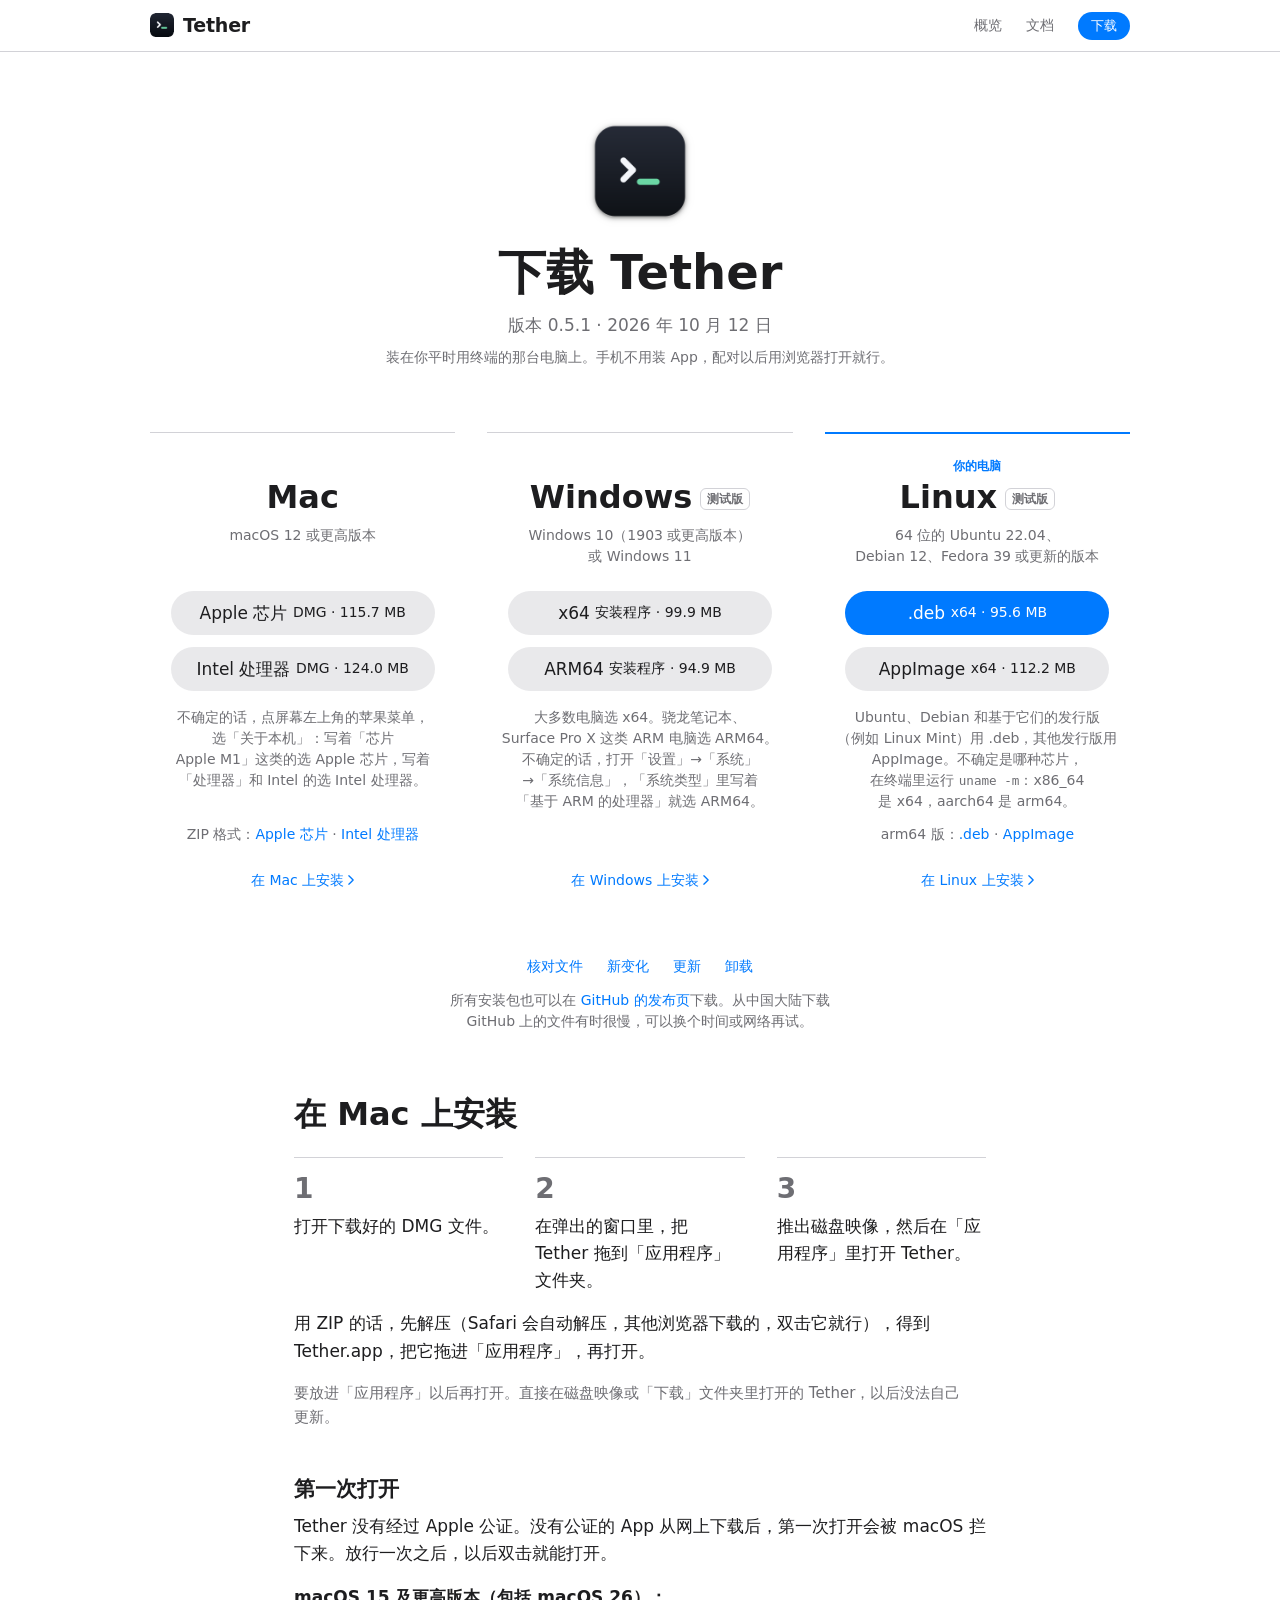
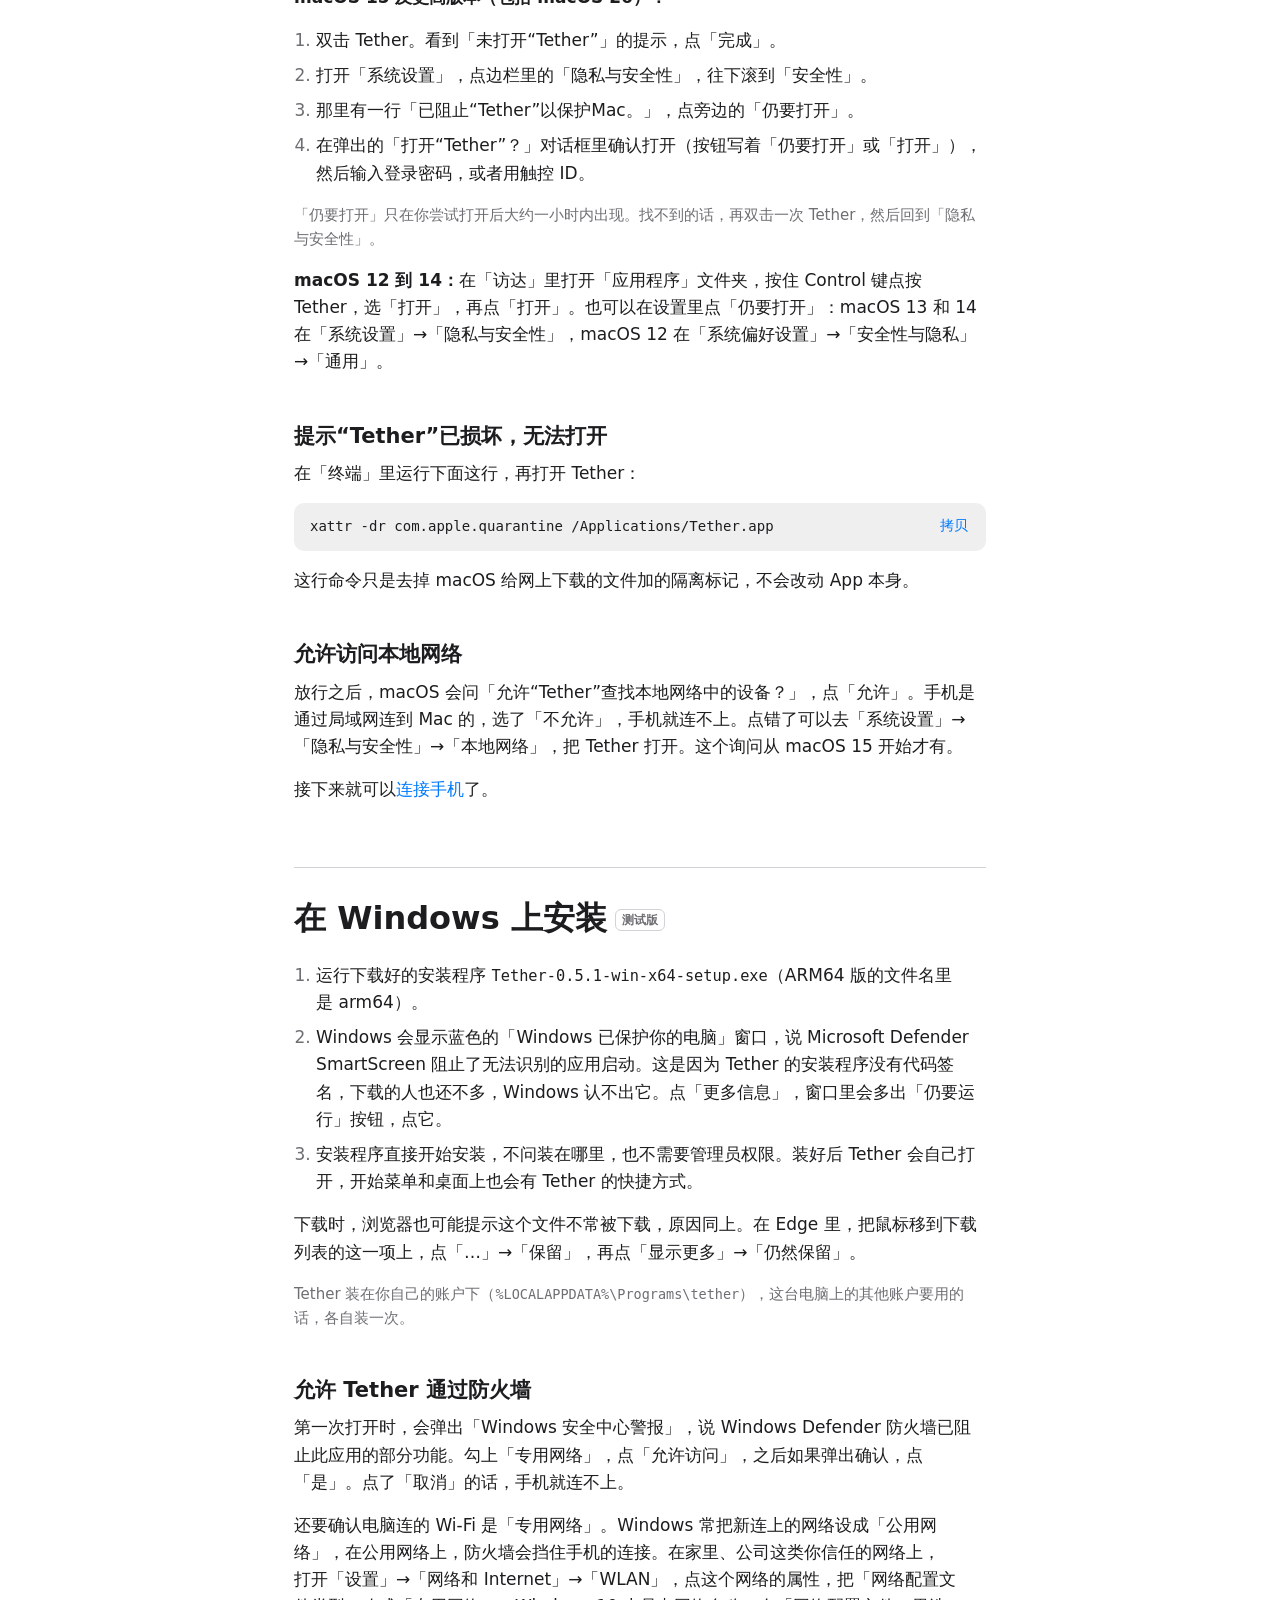
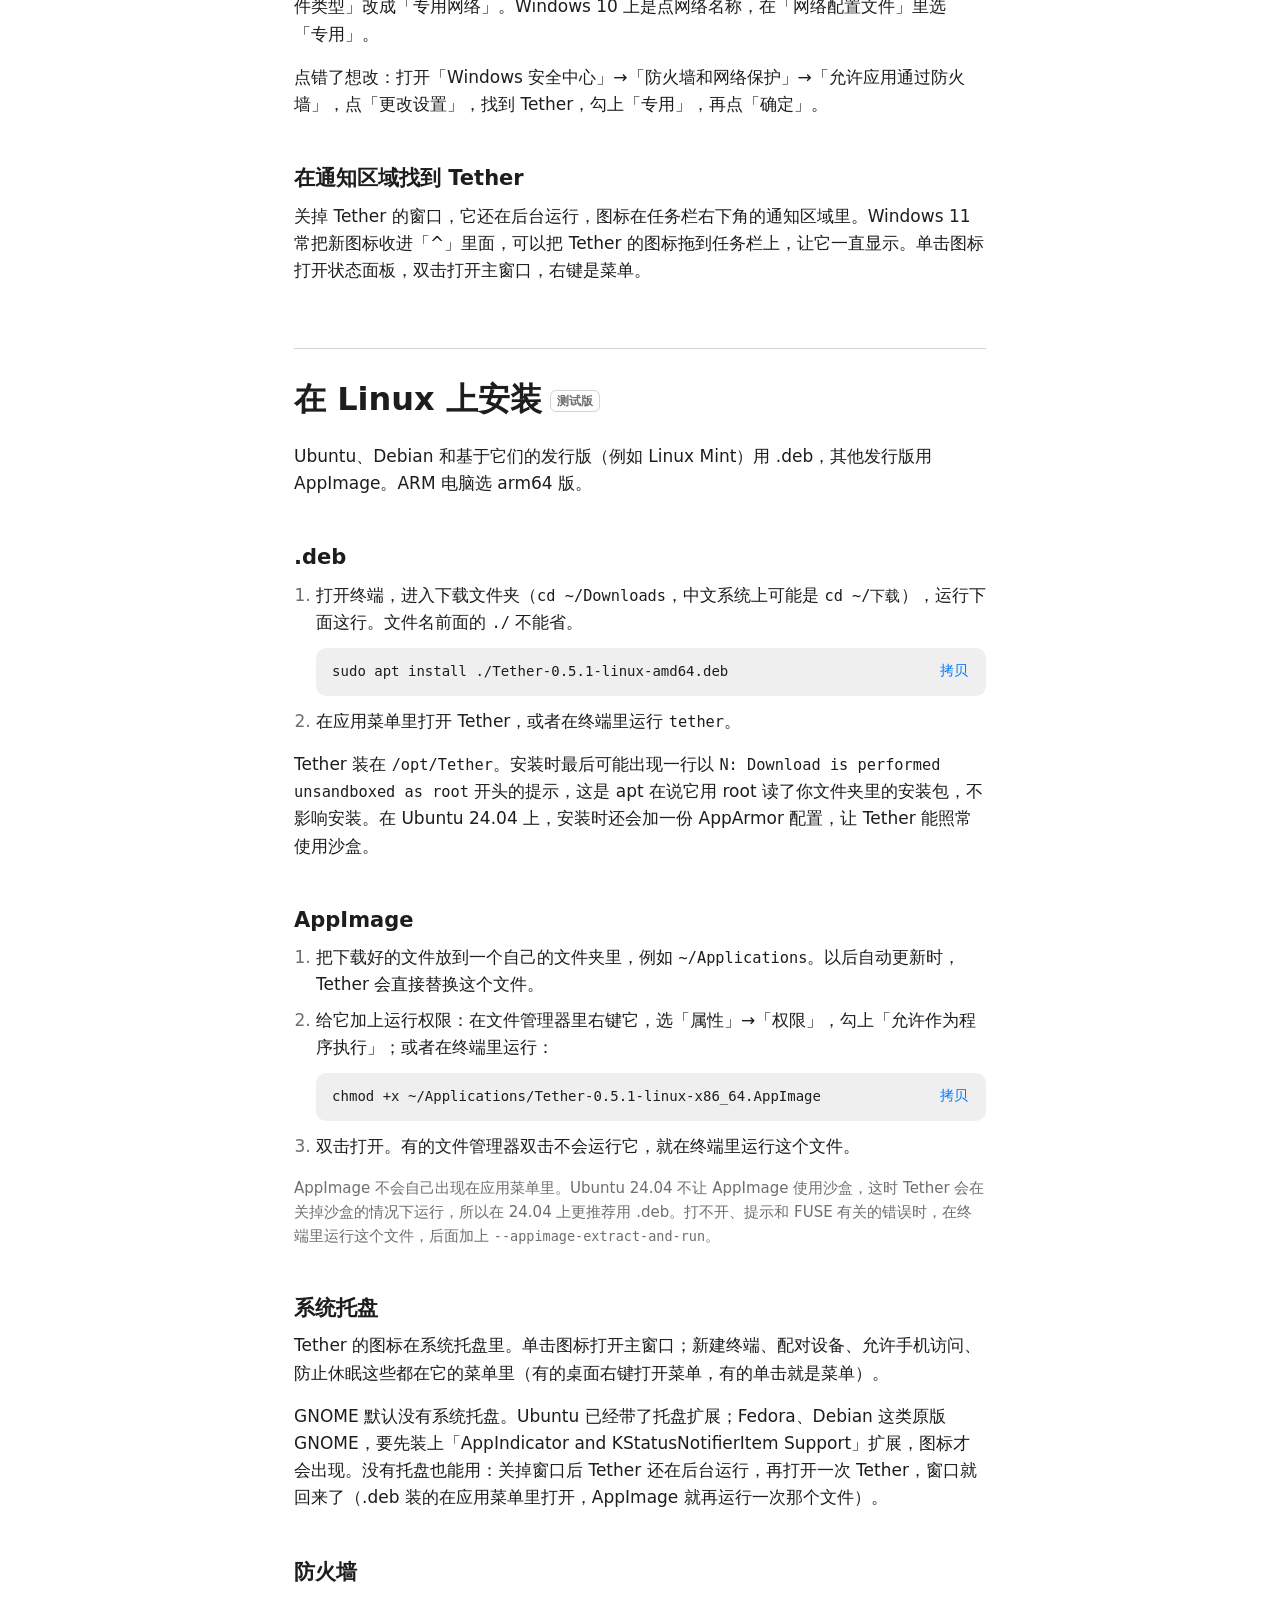
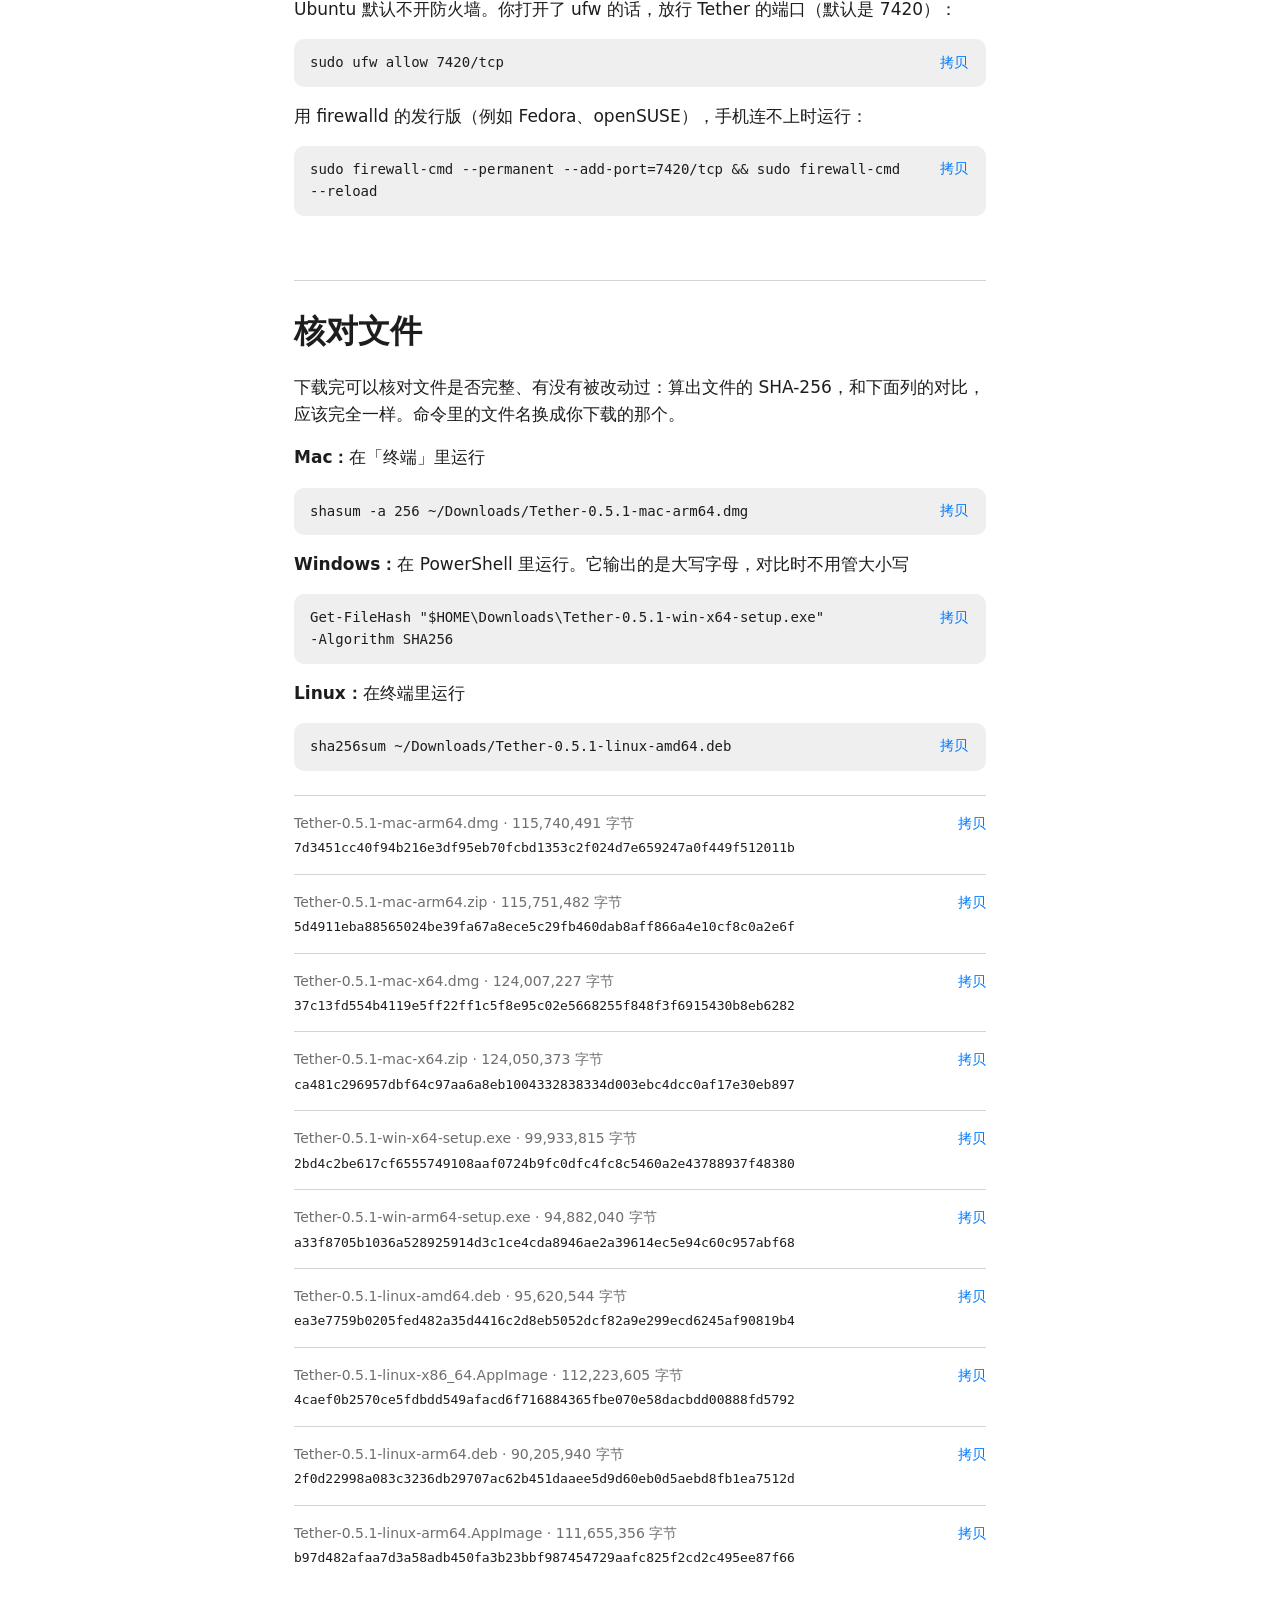
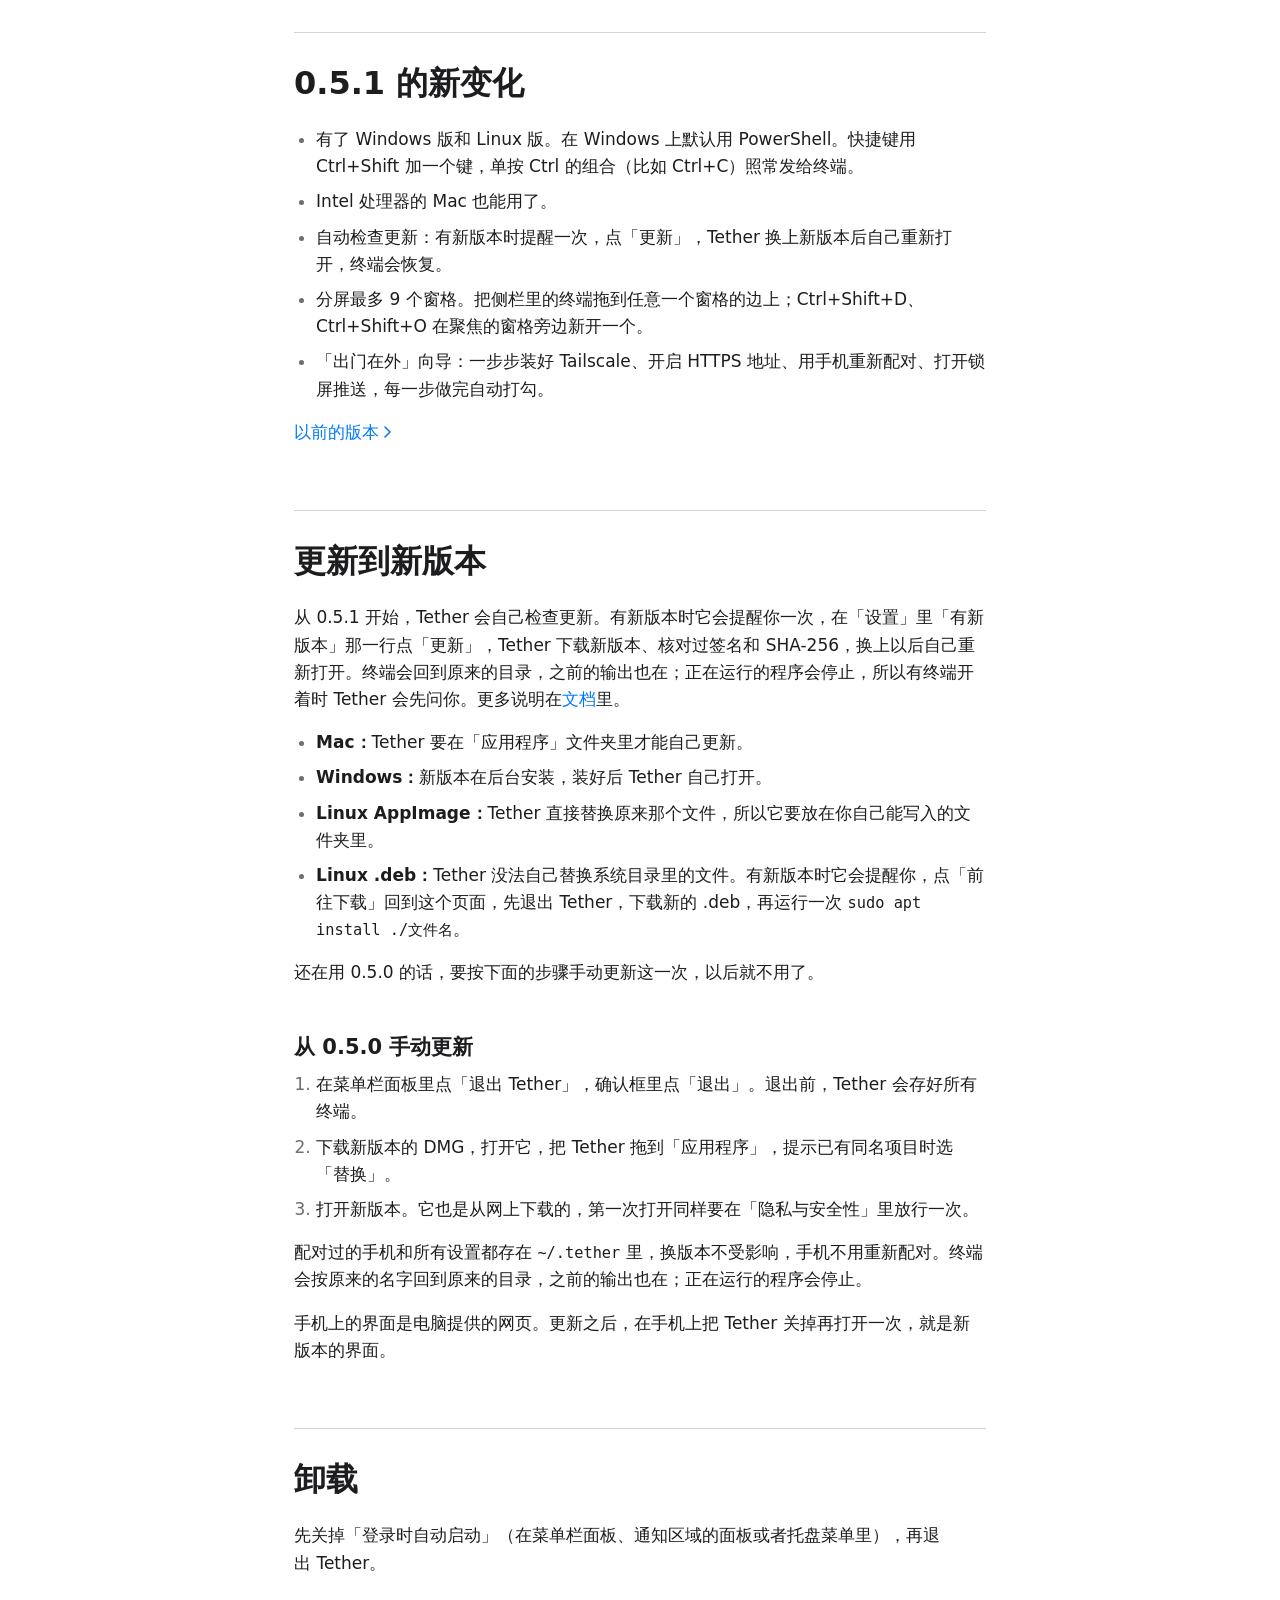
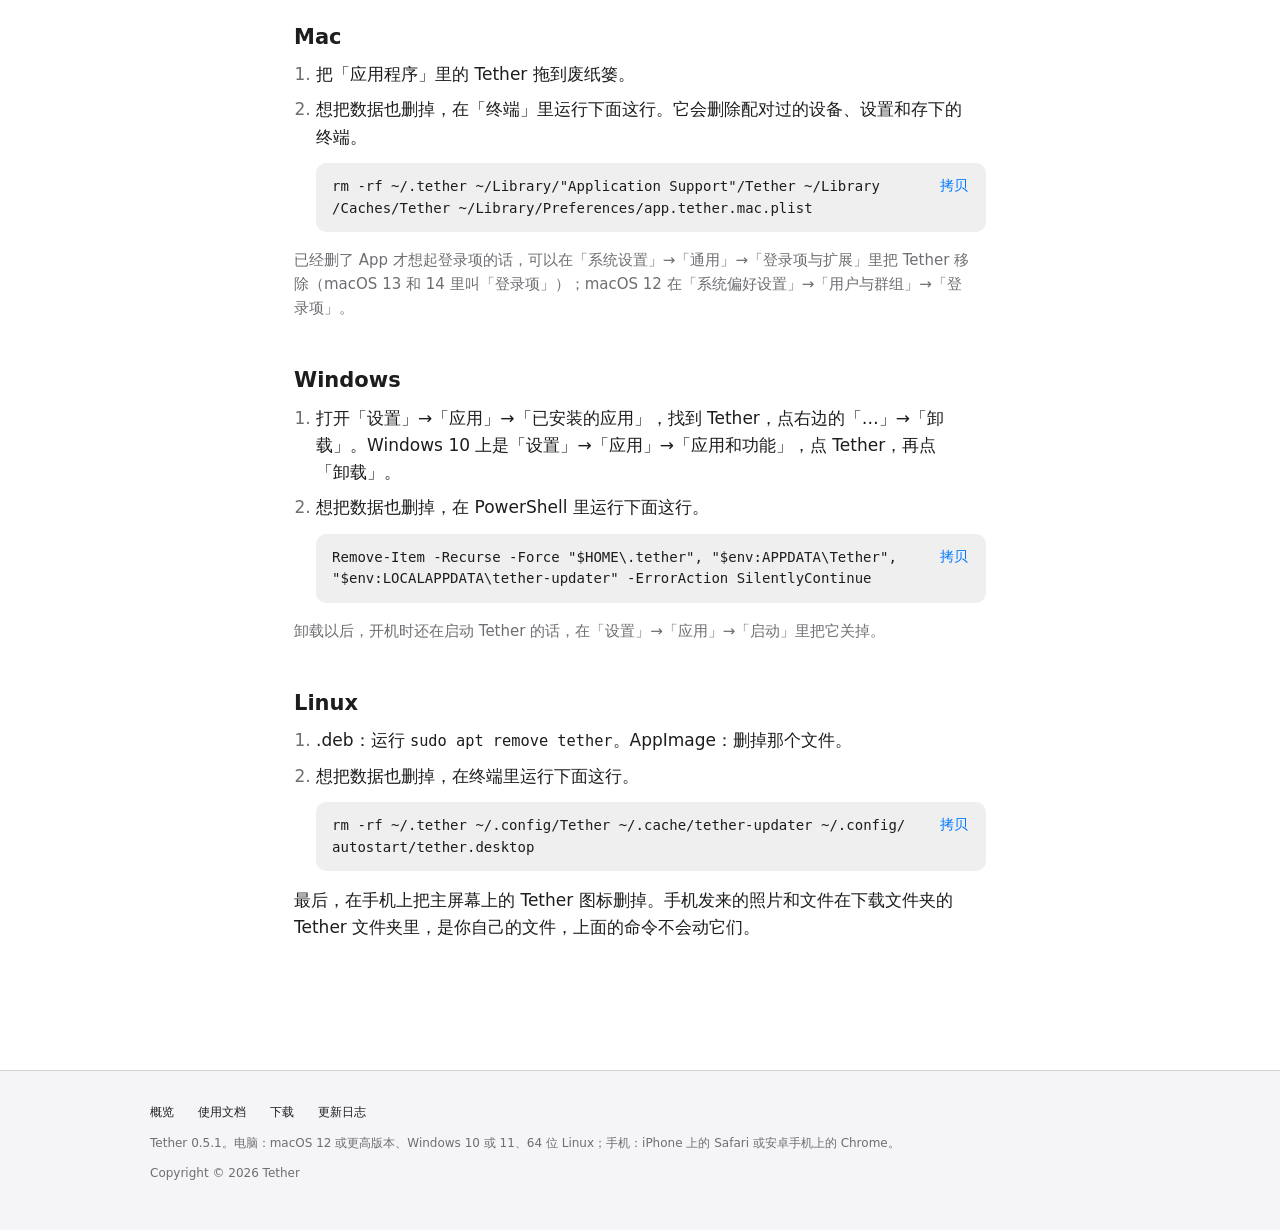
<file: download.html>
<!doctype html>
<html lang="zh-CN">
<head>
  <meta charset="utf-8">
  <meta name="viewport" content="width=device-width, initial-scale=1">
  <title>下载 Tether</title>
  <meta name="description" content="下载 Tether：Mac（Apple 芯片和 Intel 处理器）、Windows（x64 和 ARM64）、Linux（.deb 和 AppImage）。附各系统的安装步骤、SHA-256 校验值，以及更新和卸载的说明。">
  <link rel="canonical" href="https://joyce1998.github.io/Tether/download.html">
  <meta property="og:type" content="website">
  <meta property="og:site_name" content="Tether">
  <meta property="og:title" content="下载 Tether">
  <meta property="og:description" content="下载 Tether：Mac（Apple 芯片和 Intel 处理器）、Windows（x64 和 ARM64）、Linux（.deb 和 AppImage）。附各系统的安装步骤、SHA-256 校验值，以及更新和卸载的说明。">
  <meta property="og:url" content="https://joyce1998.github.io/Tether/download.html">
  <meta property="og:image" content="https://joyce1998.github.io/Tether/assets/social/og.png">
  <meta property="og:image:width" content="1200">
  <meta property="og:image:height" content="630">
  <meta property="og:locale" content="zh_CN">
  <meta name="twitter:card" content="summary_large_image">
  <meta name="color-scheme" content="light dark">
  <meta name="theme-color" content="#FFFFFF" media="(prefers-color-scheme: light)">
  <meta name="theme-color" content="#000000" media="(prefers-color-scheme: dark)">
  <link rel="icon" type="image/png" sizes="32x32" href="assets/icon/favicon-32.png">
  <link rel="icon" type="image/png" sizes="64x64" href="assets/icon/favicon-64.png">
  <link rel="apple-touch-icon" href="assets/icon/apple-touch-icon.png">
  <link rel="stylesheet" href="assets/site.css">
</head>
<body>
  <a class="skip" href="#main">跳到正文</a>

  <header class="nav">
    <div class="wrap nav-in">
      <a class="brand" href="index.html"><img src="assets/icon/favicon-64.png" width="24" height="24" alt="">Tether</a>
      <nav class="nav-links" aria-label="网站">
        <a href="index.html">概览</a>
        <a href="docs.html">文档</a>
        <a class="btn btn-sm" href="download.html" aria-current="page">下载</a>
      </nav>
    </div>
  </header>

  <main id="main">
    <header class="wrap dl-head">
      <img src="assets/icon/icon-512.png" width="112" height="112" alt="">
      <h1>下载 Tether</h1>
      <p class="dl-meta">版本 <span data-rel="version">0.5.1</span><span data-rel-show="date" hidden> · <span data-rel="date"></span></span></p>
      <p class="dl-hint">装在你平时用终端的那台电脑上。<span class="nw">手机不用装 App，</span><span class="nw">配对以后用浏览器打开就行。</span></p>
      <p class="dl-mobile" data-mobile-note hidden>你现在用的是手机或平板。Tether 要装在电脑上，Mac、Windows、Linux 都可以。可以把这个网址发到电脑上，在电脑上下载。</p>
    </header>

    <!-- 三个系统的安装包。没有 JavaScript 时，按钮都指向 GitHub 的发布页；有的话，site.js 按 release.js 填上真正的下载地址和大小，并标出访客用的系统 -->
    <div class="wrap os-grid">
      <section class="os" id="mac" data-os="mac" aria-labelledby="mac-title">
        <p class="os-yours">你的电脑</p>
        <h2 id="mac-title">Mac<span class="tag" data-beta="mac" hidden>测试版</span></h2>
        <p class="os-req">macOS 12 或更高版本</p>
        <div class="os-dl">
          <a class="btn" href="https://github.com/joyce1998/Tether/releases/latest" data-file="mac-arm64-dmg" data-note="mac">Apple 芯片<small>DMG<span data-size></span></small></a>
          <a class="btn btn-neutral" href="https://github.com/joyce1998/Tether/releases/latest" data-file="mac-x64-dmg" data-note="mac">Intel 处理器<small>DMG<span data-size></span></small></a>
        </div>
        <p class="os-hint">不确定的话，点屏幕左上角的苹果菜单，选「关于本机」：写着「芯片 Apple&nbsp;M1」这类的选 Apple&nbsp;芯片，写着「处理器」和 Intel 的选 Intel&nbsp;处理器。</p>
        <p class="os-alt">ZIP 格式：<a href="https://github.com/joyce1998/Tether/releases/latest" data-file="mac-arm64-zip" data-note="mac">Apple 芯片</a> · <a href="https://github.com/joyce1998/Tether/releases/latest" data-file="mac-x64-zip" data-note="mac">Intel 处理器</a></p>
        <p class="after-download" data-after="mac" hidden>正在下载。Tether 没有经过 Apple 公证，第一次打开时 macOS 会拦一下，<a href="#first-open">看看怎么放行</a>。</p>
        <a class="more os-steps" href="#install-mac">在 Mac 上安装</a>
      </section>

      <section class="os" id="windows" data-os="windows" aria-labelledby="windows-title">
        <p class="os-yours">你的电脑</p>
        <h2 id="windows-title">Windows<span class="tag" data-beta="windows" hidden>测试版</span></h2>
        <p class="os-req">Windows&nbsp;10<span class="nw">（1903 或更高版本）</span>或 Windows&nbsp;11</p>
        <div class="os-dl">
          <a class="btn" href="https://github.com/joyce1998/Tether/releases/latest" data-file="win-x64-nsis" data-note="windows">x64<small>安装程序<span data-size></span></small></a>
          <a class="btn btn-neutral" href="https://github.com/joyce1998/Tether/releases/latest" data-file="win-arm64-nsis" data-note="windows">ARM64<small>安装程序<span data-size></span></small></a>
        </div>
        <p class="os-hint">大多数电脑选 x64。骁龙笔记本、Surface&nbsp;Pro&nbsp;X 这类 ARM 电脑选 ARM64。不确定的话，打开「设置」→「系统」→「系统信息」，「系统类型」里写着「基于 ARM 的处理器」就选 ARM64。</p>
        <p class="after-download" data-after="windows" hidden>正在下载。安装程序没有代码签名，运行时 Windows 会显示「Windows 已保护你的电脑」：点「更多信息」，再点「仍要运行」。<a href="#install-windows">完整步骤</a></p>
        <a class="more os-steps" href="#install-windows">在 Windows 上安装</a>
      </section>

      <section class="os" id="linux" data-os="linux" aria-labelledby="linux-title">
        <p class="os-yours">你的电脑</p>
        <h2 id="linux-title">Linux<span class="tag" data-beta="linux" hidden>测试版</span></h2>
        <p class="os-req">64 位的 Ubuntu&nbsp;22.04、Debian&nbsp;12、Fedora&nbsp;39 或更新的版本</p>
        <div class="os-dl">
          <a class="btn" href="https://github.com/joyce1998/Tether/releases/latest" data-file="linux-x64-deb" data-kind="deb" data-note="deb">.deb<small><span data-arch>x64</span><span data-size></span></small></a>
          <a class="btn btn-neutral" href="https://github.com/joyce1998/Tether/releases/latest" data-file="linux-x64-appimage" data-kind="appimage" data-note="appimage">AppImage<small><span data-arch>x64</span><span data-size></span></small></a>
        </div>
        <p class="os-hint">Ubuntu、Debian 和基于它们的发行版（例如 Linux&nbsp;Mint）用 .deb，其他发行版用 AppImage。不确定是哪种芯片，在终端里运行 <code>uname -m</code>：x86_64 是 x64，aarch64 是 arm64。</p>
        <p class="os-alt"><span data-arch data-alt>arm64</span> 版：<a href="https://github.com/joyce1998/Tether/releases/latest" data-file="linux-arm64-deb" data-kind="deb" data-alt data-note="deb">.deb</a> · <a href="https://github.com/joyce1998/Tether/releases/latest" data-file="linux-arm64-appimage" data-kind="appimage" data-alt data-note="appimage">AppImage</a></p>
        <p class="after-download" data-after="deb" hidden>正在下载。下载好以后，在终端里进入下载文件夹，运行 <code class="long">sudo apt install ./<span data-fill-name>Tether-0.5.1-linux-amd64.deb</span></code>。<a href="#install-linux">完整步骤</a></p>
        <p class="after-download" data-after="appimage" hidden>正在下载。下载好以后，先给它加上运行权限：<code class="long">chmod +x <span data-fill-name>Tether-0.5.1-linux-x86_64.AppImage</span></code>，再打开它。<a href="#install-linux">完整步骤</a></p>
        <a class="more os-steps" href="#install-linux">在 Linux 上安装</a>
      </section>
    </div>

    <nav class="wrap dl-jump" aria-label="本页">
      <a href="#verify">核对文件</a>
      <a href="#whats-new">新变化</a>
      <a href="#update">更新</a>
      <a href="#uninstall">卸载</a>
    </nav>
    <p class="wrap dl-note">所有安装包也可以在 <a href="https://github.com/joyce1998/Tether/releases/latest" data-release-page>GitHub 的发布页</a>下载。从中国大陆下载 GitHub 上的文件有时很慢，可以换个时间或网络再试。</p>

    <div class="wrap-text prose dl-body">

      <h2 id="install-mac">在 Mac 上安装</h2>
      <ol class="steps3">
        <li>打开下载好的 DMG 文件。</li>
        <li>在弹出的窗口里，把 Tether 拖到「应用程序」文件夹。</li>
        <li>推出磁盘映像，然后在「应用程序」里打开 Tether。</li>
      </ol>
      <p>用 ZIP 的话，先解压（Safari 会自动解压，其他浏览器下载的，双击它就行），得到 Tether.app，把它拖进「应用程序」，再打开。</p>
      <p class="note">要放进「应用程序」以后再打开。直接在磁盘映像或「下载」文件夹里打开的 Tether，以后没法自己更新。</p>

      <h3 id="first-open">第一次打开</h3>
      <p>Tether 没有经过 Apple 公证。没有公证的 App 从网上下载后，第一次打开会被 macOS 拦下来。放行一次之后，以后双击就能打开。</p>
      <p><strong>macOS 15 及更高版本（包括 macOS 26）：</strong></p>
      <ol>
        <li>双击 Tether。看到「未打开“Tether”」的提示，点「完成」。</li>
        <li>打开「系统设置」，点边栏里的「隐私与安全性」，往下滚到「安全性」。</li>
        <li>那里有一行「已阻止“Tether”以保护Mac。」，点旁边的「仍要打开」。</li>
        <li>在弹出的「打开“Tether”？」对话框里确认打开（按钮写着「仍要打开」或「打开」），然后输入登录密码，或者用触控 ID。</li>
      </ol>
      <p class="note">「仍要打开」只在你尝试打开后大约一小时内出现。找不到的话，再双击一次 Tether，然后回到「隐私与安全性」。</p>
      <p><strong>macOS 12 到 14：</strong>在「访达」里打开「应用程序」文件夹，按住 Control 键点按 Tether，选「打开」，再点「打开」。也可以在设置里点「仍要打开」：macOS 13 和 14 在「系统设置」→「隐私与安全性」，macOS 12 在「系统偏好设置」→「安全性与隐私」→「通用」。</p>

      <h3>提示“Tether”已损坏，无法打开</h3>
      <p>在「终端」里运行下面这行，再打开 Tether：</p>
      <pre class="cmd"><button class="copy" type="button" data-copy="#cmd-xattr" aria-label="拷贝去掉隔离标记的命令">拷贝</button><code id="cmd-xattr">xattr -dr com.apple.quarantine /Applications/Tether.app</code></pre>
      <p>这行命令只是去掉 macOS 给网上下载的文件加的隔离标记，不会改动 App 本身。</p>

      <h3>允许访问本地网络</h3>
      <p>放行之后，macOS 会问「允许“Tether”查找本地网络中的设备？」，点「允许」。手机是通过局域网连到 Mac 的，选了「不允许」，手机就连不上。点错了可以去「系统设置」→「隐私与安全性」→「本地网络」，把 Tether 打开。这个询问从 macOS 15 开始才有。</p>
      <p>接下来就可以<a href="docs.html#pairing">连接手机</a>了。</p>

      <h2 id="install-windows">在 Windows 上安装<span class="tag" data-beta="windows" hidden>测试版</span></h2>
      <ol>
        <li>运行下载好的安装程序 <code class="long" data-name="win-x64-nsis">Tether-0.5.1-win-x64-setup.exe</code>（ARM64 版的文件名里是 arm64）。</li>
        <li>Windows 会显示蓝色的「Windows 已保护你的电脑」窗口，说 Microsoft Defender SmartScreen 阻止了无法识别的应用启动。这是因为 Tether 的安装程序没有代码签名，下载的人也还不多，Windows 认不出它。点「更多信息」，窗口里会多出「仍要运行」按钮，点它。</li>
        <li>安装程序直接开始安装，不问装在哪里，也不需要管理员权限。装好后 Tether 会自己打开，开始菜单和桌面上也会有 Tether 的快捷方式。</li>
      </ol>
      <p>下载时，浏览器也可能提示这个文件不常被下载，原因同上。在 Edge 里，把鼠标移到下载列表的这一项上，点「…」→「保留」，再点「显示更多」→「仍然保留」。</p>
      <p class="note">Tether 装在你自己的账户下（<code>%LOCALAPPDATA%\Programs\tether</code>），这台电脑上的其他账户要用的话，各自装一次。</p>

      <h3 id="firewall-windows">允许 Tether 通过防火墙</h3>
      <p>第一次打开时，会弹出「Windows 安全中心警报」，说 Windows Defender 防火墙已阻止此应用的部分功能。勾上「专用网络」，点「允许访问」，之后如果弹出确认，点「是」。点了「取消」的话，手机就连不上。</p>
      <p>还要确认电脑连的 <span class="nw">Wi-Fi</span> 是「专用网络」。Windows 常把新连上的网络设成「公用网络」，在公用网络上，防火墙会挡住手机的连接。在家里、公司这类你信任的网络上，打开「设置」→「网络和 Internet」→「WLAN」，点这个网络的属性，把「网络配置文件类型」改成「专用网络」。Windows 10 上是点网络名称，在「网络配置文件」里选「专用」。</p>
      <p>点错了想改：打开「Windows 安全中心」→「防火墙和网络保护」→「允许应用通过防火墙」，点「更改设置」，找到 Tether，勾上「专用」，再点「确定」。</p>

      <h3>在通知区域找到 Tether</h3>
      <p>关掉 Tether 的窗口，它还在后台运行，图标在任务栏右下角的通知区域里。Windows 11 常把新图标收进「^」里面，可以把 Tether 的图标拖到任务栏上，让它一直显示。单击图标打开状态面板，双击打开主窗口，右键是菜单。</p>

      <h2 id="install-linux">在 Linux 上安装<span class="tag" data-beta="linux" hidden>测试版</span></h2>
      <p>Ubuntu、Debian 和基于它们的发行版（例如 Linux&nbsp;Mint）用 .deb，其他发行版用 AppImage。ARM 电脑选 arm64 版。</p>

      <h3 id="install-deb">.deb</h3>
      <ol>
        <li>打开终端，进入下载文件夹（<code>cd ~/Downloads</code>，中文系统上可能是 <code>cd ~/下载</code>），运行下面这行。文件名前面的 <code>./</code> 不能省。
          <pre class="cmd"><button class="copy" type="button" data-copy="#cmd-apt" aria-label="拷贝安装命令">拷贝</button><code id="cmd-apt">sudo apt install <span class="nw">./<span data-name="linux-x64-deb">Tether-0.5.1-linux-amd64.deb</span></span></code></pre>
        </li>
        <li>在应用菜单里打开 Tether，或者在终端里运行 <code>tether</code>。</li>
      </ol>
      <p>Tether 装在 <code>/opt/Tether</code>。安装时最后可能出现一行以 <code class="long">N: Download is performed unsandboxed as root</code> 开头的提示，这是 apt 在说它用 root 读了你文件夹里的安装包，不影响安装。在 Ubuntu 24.04 上，安装时还会加一份 AppArmor 配置，让 Tether 能照常使用沙盒。</p>

      <h3 id="install-appimage">AppImage</h3>
      <ol>
        <li>把下载好的文件放到一个自己的文件夹里，例如 <code>~/Applications</code>。以后自动更新时，Tether 会直接替换这个文件。</li>
        <li>给它加上运行权限：在文件管理器里右键它，选「属性」→「权限」，勾上「允许作为程序执行」；或者在终端里运行：
          <pre class="cmd"><button class="copy" type="button" data-copy="#cmd-chmod" aria-label="拷贝加上运行权限的命令">拷贝</button><code id="cmd-chmod">chmod +x ~/Applications/<wbr><span class="nw" data-name="linux-x64-appimage">Tether-0.5.1-linux-x86_64.AppImage</span></code></pre>
        </li>
        <li>双击打开。有的文件管理器双击不会运行它，就在终端里运行这个文件。</li>
      </ol>
      <p class="note">AppImage 不会自己出现在应用菜单里。Ubuntu 24.04 不让 AppImage 使用沙盒，这时 Tether 会在关掉沙盒的情况下运行，所以在 24.04 上更推荐用 .deb。打不开、提示和 FUSE 有关的错误时，在终端里运行这个文件，后面加上 <code>--appimage-extract-and-run</code>。</p>

      <h3 id="tray-linux">系统托盘</h3>
      <p>Tether 的图标在系统托盘里。单击图标打开主窗口；新建终端、配对设备、允许手机访问、防止休眠这些都在它的菜单里（有的桌面右键打开菜单，有的单击就是菜单）。</p>
      <p>GNOME 默认没有系统托盘。Ubuntu 已经带了托盘扩展；Fedora、Debian 这类原版 GNOME，要先装上「AppIndicator and KStatusNotifierItem Support」扩展，图标才会出现。没有托盘也能用：关掉窗口后 Tether 还在后台运行，再打开一次 Tether，窗口就回来了（.deb 装的在应用菜单里打开，AppImage 就再运行一次那个文件）。</p>

      <h3 id="firewall-linux">防火墙</h3>
      <p>Ubuntu 默认不开防火墙。你打开了 ufw 的话，放行 Tether 的端口（默认是 7420）：</p>
      <pre class="cmd"><button class="copy" type="button" data-copy="#cmd-ufw" aria-label="拷贝 ufw 命令">拷贝</button><code id="cmd-ufw">sudo ufw allow 7420/tcp</code></pre>
      <p>用 firewalld 的发行版（例如 Fedora、openSUSE），手机连不上时运行：</p>
      <pre class="cmd"><button class="copy" type="button" data-copy="#cmd-firewalld" aria-label="拷贝 firewall-cmd 命令">拷贝</button><code id="cmd-firewalld">sudo <span class="nw">firewall-cmd</span> <span class="nw">--permanent</span> <span class="nw">--add-port=7420/tcp</span> &amp;&amp; sudo <span class="nw">firewall-cmd</span> <span class="nw">--reload</span></code></pre>

      <h2 id="verify">核对文件</h2>
      <p>下载完可以核对文件是否完整、有没有被改动过：算出文件的 SHA-256，和下面列的对比，应该完全一样。命令里的文件名换成你下载的那个。</p>
      <p><strong>Mac：</strong>在「终端」里运行</p>
      <pre class="cmd"><button class="copy" type="button" data-copy="#cmd-shasum" aria-label="拷贝 Mac 上的核对命令">拷贝</button><code id="cmd-shasum">shasum -a 256 ~/Downloads/<wbr><span class="nw" data-name="mac-arm64-dmg">Tether-0.5.1-mac-arm64.dmg</span></code></pre>
      <p><strong>Windows：</strong>在 PowerShell 里运行。它输出的是大写字母，对比时不用管大小写</p>
      <pre class="cmd"><button class="copy" type="button" data-copy="#cmd-hash-win" aria-label="拷贝 Windows 上的核对命令">拷贝</button><code id="cmd-hash-win">Get-FileHash "$HOME\Downloads\<wbr><span class="nw"><span data-name="win-x64-nsis">Tether-0.5.1-win-x64-setup.exe</span>"</span> <span class="nw">-Algorithm SHA256</span></code></pre>
      <p><strong>Linux：</strong>在终端里运行</p>
      <pre class="cmd"><button class="copy" type="button" data-copy="#cmd-hash-linux" aria-label="拷贝 Linux 上的核对命令">拷贝</button><code id="cmd-hash-linux">sha256sum ~/Downloads/<wbr><span class="nw" data-name="linux-x64-deb">Tether-0.5.1-linux-amd64.deb</span></code></pre>
      <ul class="hashes" data-hashes aria-label="每个文件的大小和 SHA-256"></ul>
      <p class="note" data-hashes-missing hidden>这一版的校验值还没有发布，过一会儿再来看。</p>
      <noscript><p class="note">每个文件的大小和 SHA-256 要打开 JavaScript 才会列出来，也可以在 <a href="https://github.com/joyce1998/Tether/releases/latest">GitHub 的发布页</a>上看。</p></noscript>

      <h2 id="whats-new">0.5.1 的新变化</h2>
      <ul>
        <li>有了 Windows 版和 Linux 版。在 Windows 上默认用 PowerShell。快捷键用 Ctrl+Shift 加一个键，单按 Ctrl 的组合（比如 Ctrl+C）照常发给终端。</li>
        <li>Intel 处理器的 Mac 也能用了。</li>
        <li>自动检查更新：有新版本时提醒一次，点「更新」，Tether 换上新版本后自己重新打开，终端会恢复。</li>
        <li>分屏最多 9 个窗格。把侧栏里的终端拖到任意一个窗格的边上；<kbd data-pc="Ctrl+Shift+D">⌘D</kbd>、<kbd data-pc="Ctrl+Shift+O">⇧⌘D</kbd> 在聚焦的窗格旁边新开一个。</li>
        <li>「出门在外」向导：一步步装好 Tailscale、开启 HTTPS 地址、用手机重新配对、打开锁屏推送，每一步做完自动打勾。</li>
      </ul>
      <p><a class="more" href="docs.html#changelog">以前的版本</a></p>

      <h2 id="update">更新到新版本</h2>
      <p>从 0.5.1 开始，Tether 会自己检查更新。有新版本时它会提醒你一次，在「设置」里「有新版本」那一行点「更新」，Tether 下载新版本、核对过签名和 SHA-256，换上以后自己重新打开。终端会回到原来的目录，之前的输出也在；正在运行的程序会停止，所以有终端开着时 Tether 会先问你。更多说明在<a href="docs.html#update">文档</a>里。</p>
      <ul>
        <li><strong>Mac：</strong>Tether 要在「应用程序」文件夹里才能自己更新。</li>
        <li><strong>Windows：</strong>新版本在后台安装，装好后 Tether 自己打开。</li>
        <li><strong>Linux AppImage：</strong>Tether 直接替换原来那个文件，所以它要放在你自己能写入的文件夹里。</li>
        <li><strong>Linux .deb：</strong>Tether 没法自己替换系统目录里的文件。有新版本时它会提醒你，点「前往下载」回到这个页面，先退出 Tether，下载新的 .deb，再运行一次 <code class="long">sudo apt install ./文件名</code>。</li>
      </ul>
      <p>还在用 0.5.0 的话，要按下面的步骤手动更新这一次，以后就不用了。</p>

      <h3 id="update-manual">从 0.5.0 手动更新</h3>
      <ol>
        <li>在菜单栏面板里点「退出 Tether」，确认框里点「退出」。退出前，Tether 会存好所有终端。</li>
        <li>下载新版本的 DMG，打开它，把 Tether 拖到「应用程序」，提示已有同名项目时选「替换」。</li>
        <li>打开新版本。它也是从网上下载的，第一次打开同样要在「隐私与安全性」里放行一次。</li>
      </ol>
      <p>配对过的手机和所有设置都存在 <code>~/.tether</code> 里，换版本不受影响，手机不用重新配对。终端会按原来的名字回到原来的目录，之前的输出也在；正在运行的程序会停止。</p>
      <p>手机上的界面是电脑提供的网页。更新之后，在手机上把 Tether 关掉再打开一次，就是新版本的界面。</p>

      <h2 id="uninstall">卸载</h2>
      <p>先关掉「登录时自动启动」（在菜单栏面板、通知区域的面板或者托盘菜单里），再退出 Tether。</p>

      <h3>Mac</h3>
      <ol>
        <li>把「应用程序」里的 Tether 拖到废纸篓。</li>
        <li>想把数据也删掉，在「终端」里运行下面这行。它会删除配对过的设备、设置和存下的终端。
          <pre class="cmd"><button class="copy" type="button" data-copy="#cmd-rm-mac" aria-label="拷贝 Mac 上删除数据的命令">拷贝</button><code id="cmd-rm-mac">rm -rf ~/.tether ~/Library<wbr>/"Application Support"<wbr>/Tether ~/Library<wbr>/Caches<wbr>/Tether ~/Library<wbr>/Preferences<wbr>/app.tether.mac.plist</code></pre>
        </li>
      </ol>
      <p class="note">已经删了 App 才想起登录项的话，可以在「系统设置」→「通用」→「登录项与扩展」里把 Tether 移除（macOS 13 和 14 里叫「登录项」）；macOS 12 在「系统偏好设置」→「用户与群组」→「登录项」。</p>

      <h3>Windows</h3>
      <ol>
        <li>打开「设置」→「应用」→「已安装的应用」，找到 Tether，点右边的「…」→「卸载」。Windows 10 上是「设置」→「应用」→「应用和功能」，点 Tether，再点「卸载」。</li>
        <li>想把数据也删掉，在 PowerShell 里运行下面这行。
          <pre class="cmd"><button class="copy" type="button" data-copy="#cmd-rm-win" aria-label="拷贝 Windows 上删除数据的命令">拷贝</button><code id="cmd-rm-win">Remove-Item -Recurse -Force "$HOME\.tether", "$env:APPDATA\Tether", <span class="nw">"$env:LOCALAPPDATA\tether-updater"</span> <span class="nw">-ErrorAction SilentlyContinue</span></code></pre>
        </li>
      </ol>
      <p class="note">卸载以后，开机时还在启动 Tether 的话，在「设置」→「应用」→「启动」里把它关掉。</p>

      <h3>Linux</h3>
      <ol>
        <li>.deb：运行 <code>sudo apt remove tether</code>。AppImage：删掉那个文件。</li>
        <li>想把数据也删掉，在终端里运行下面这行。
          <pre class="cmd"><button class="copy" type="button" data-copy="#cmd-rm-linux" aria-label="拷贝 Linux 上删除数据的命令">拷贝</button><code id="cmd-rm-linux">rm -rf ~/.tether ~/.config/<wbr>Tether <span class="nw">~/.cache/tether-updater</span> ~/.config/<wbr>autostart/<wbr>tether.desktop</code></pre>
        </li>
      </ol>

      <p>最后，在手机上把主屏幕上的 Tether 图标删掉。手机发来的照片和文件在下载文件夹的 Tether 文件夹里，是你自己的文件，上面的命令不会动它们。</p>

    </div>
  </main>

  <footer class="footer">
    <div class="wrap">
      <ul class="footer-links">
        <li><a href="index.html">概览</a></li>
        <li><a href="docs.html">使用文档</a></li>
        <li><a href="download.html">下载</a></li>
        <li><a href="docs.html#changelog">更新日志</a></li>
      </ul>
      <p>Tether <span data-rel="version">0.5.1</span>。电脑：macOS 12 或更高版本、Windows 10 或 11、64 位 Linux；手机：iPhone 上的 Safari 或安卓手机上的 Chrome。</p>
      <p>Copyright © 2026 Tether</p>
    </div>
  </footer>

  <script src="assets/release.js"></script>
  <script src="assets/site.js"></script>
</body>
</html>
</file>
<file: assets/site.css>
/* Tether 网站的共享样式
   系统字体、苹果系统色、留白；页面上的主角是真实的产品截图。
   主题默认跟随系统。<html data-theme="light"> 或 "dark" 可以强制一种（截图、测试用）。 */

/* ---------- 设计变量 ---------- */
:root {
  color-scheme: light dark;

  /* 都用系统字体。Mac：SF 和苹方（BlinkMacSystemFont：Chrome、Edge 不认 -apple-system，靠它拿到 SF）；
     Windows：Segoe UI 和微软雅黑；Linux：桌面的系统字体（system-ui）和思源黑体（Noto Sans CJK） */
  --font: -apple-system, BlinkMacSystemFont, "SF Pro Text", "SF Pro Display", "PingFang SC", "Segoe UI Variable Text", "Segoe UI", "Microsoft YaHei UI", "Microsoft YaHei", system-ui, "Noto Sans", "Noto Sans CJK SC", "Noto Sans SC", "Helvetica Neue", sans-serif;
  --font-display: -apple-system, BlinkMacSystemFont, "SF Pro Display", "SF Pro Text", "PingFang SC", "Segoe UI Variable Display", "Segoe UI", "Microsoft YaHei UI", "Microsoft YaHei", system-ui, "Noto Sans", "Noto Sans CJK SC", "Noto Sans SC", "Helvetica Neue", sans-serif;
  --font-mono: ui-monospace, "SF Mono", Menlo, Monaco, "Cascadia Mono", Consolas, "DejaVu Sans Mono", "Noto Sans Mono", "Liberation Mono", monospace;

  /* 字号：大屏的值，中屏和小屏在页面底部的媒体查询里缩小 */
  --fs-display: 56px;
  --fs-h2: 48px;
  --fs-h3: 24px;
  --fs-lead: 21px;
  --fs-body: 17px;
  --fs-small: 14px;
  --fs-fine: 12px;

  --lh-tight: 1.17;
  --lh-text: 1.6;

  /* 间距 */
  --sp-1: 4px;
  --sp-2: 8px;
  --sp-3: 12px;
  --sp-4: 16px;
  --sp-5: 24px;
  --sp-6: 32px;
  --sp-7: 48px;
  --sp-8: 64px;
  --sp-9: 96px;
  --sp-10: 128px;
  --section-y: var(--sp-10);

  /* 版心 */
  --w-text: 692px;
  --w-content: 980px;
  --w-wide: 1180px;
  --gutter: 22px;
  --nav-h: 52px;
}

/* 浅色（默认） */
:root,
:root[data-theme="light"] {
  --bg: #FFFFFF;
  --bg-2: #F5F5F7;
  --label: #1D1D1F;
  --label-2: #6E6E73;
  --sep: #D2D2D7;
  --fill: rgba(120, 120, 128, 0.12);
  --fill-2: rgba(120, 120, 128, 0.16);
  --fill-3: rgba(120, 120, 128, 0.24);
  --accent: #007AFF;
  --on-accent: #FFFFFF;
  --nav-bg: rgba(255, 255, 255, 0.72);
  --nav-solid: #FFFFFF;
  --window-shadow: 0 0 0 0.5px rgba(0, 0, 0, 0.16), 0 22px 44px -18px rgba(0, 0, 0, 0.28), 0 30px 60px -30px rgba(0, 0, 0, 0.22);
  --window-rim: transparent;
  --phone-edge: #C7C7CC;
  --icon-ring: transparent;
  --phone-shadow: 0 34px 60px -28px rgba(0, 0, 0, 0.4);
}

/* 深色：跟随系统，除非页面强制了浅色 */
@media (prefers-color-scheme: dark) {
  :root:not([data-theme="light"]) {
    --bg: #000000;
    --bg-2: #161617;
    --label: #F5F5F7;
    --label-2: #A1A1A6;
    --sep: #424245;
    --fill: rgba(120, 120, 128, 0.24);
    --fill-2: rgba(120, 120, 128, 0.32);
    --fill-3: rgba(120, 120, 128, 0.44);
    --accent: #0A84FF;
    --on-accent: #FFFFFF;
    --nav-bg: rgba(22, 22, 23, 0.8);
    --nav-solid: #161617;
    --window-shadow: 0 0 0 0.5px rgba(0, 0, 0, 0.9), 0 22px 44px -18px rgba(0, 0, 0, 0.8), 0 30px 60px -30px rgba(0, 0, 0, 0.7);
    --window-rim: rgba(255, 255, 255, 0.16);
    --phone-edge: #48484A;
    --icon-ring: rgba(255, 255, 255, 0.22);
    --phone-shadow: 0 34px 60px -28px rgba(0, 0, 0, 0.9);
  }
}

/* 强制深色 */
:root[data-theme="dark"] {
  --bg: #000000;
  --bg-2: #161617;
  --label: #F5F5F7;
  --label-2: #A1A1A6;
  --sep: #424245;
  --fill: rgba(120, 120, 128, 0.24);
  --fill-2: rgba(120, 120, 128, 0.32);
  --fill-3: rgba(120, 120, 128, 0.44);
  --accent: #0A84FF;
  --on-accent: #FFFFFF;
  --nav-bg: rgba(22, 22, 23, 0.8);
  --nav-solid: #161617;
  --window-shadow: 0 0 0 0.5px rgba(0, 0, 0, 0.9), 0 22px 44px -18px rgba(0, 0, 0, 0.8), 0 30px 60px -30px rgba(0, 0, 0, 0.7);
  --window-rim: rgba(255, 255, 255, 0.16);
  --phone-edge: #48484A;
  --icon-ring: rgba(255, 255, 255, 0.22);
  --phone-shadow: 0 34px 60px -28px rgba(0, 0, 0, 0.9);
}

:root[data-theme="light"] { color-scheme: light; }
:root[data-theme="dark"] { color-scheme: dark; }

/* 系统打开了「增强对比度」：换成系统蓝的高对比度版本 */
@media (prefers-contrast: more) {
  :root { --accent: #0040DD; --sep: #8E8E93; }
}
@media (prefers-contrast: more) and (prefers-color-scheme: dark) {
  :root:not([data-theme="light"]) { --accent: #409CFF; --sep: #7C7C80; }
}

/* ---------- 基础 ---------- */
*,
*::before,
*::after { box-sizing: border-box; }

html {
  -webkit-text-size-adjust: 100%;
  text-size-adjust: 100%;
  scroll-padding-top: calc(var(--nav-h) + var(--sp-4));
  background: var(--bg);
}

body {
  margin: 0;
  font-family: var(--font);
  font-size: var(--fs-body);
  line-height: var(--lh-text);
  color: var(--label);
  background: var(--bg);
  -webkit-font-smoothing: antialiased;
  -moz-osx-font-smoothing: grayscale;
  font-kerning: normal;
}

img { max-width: 100%; }
picture { display: block; }
h1, h2, h3, h4, p, ul, ol, dl, dd, figure, pre { margin: 0; }
ul, ol { padding: 0; }
h1, h2, h3, h4 { font-weight: 600; line-height: var(--lh-tight); text-wrap: balance; }
p, li, dd { text-wrap: pretty; }
strong, b { font-weight: 600; }

a { color: var(--accent); text-decoration: none; }
a:hover { text-decoration: underline; text-underline-offset: 0.18em; text-decoration-thickness: 1px; }

:focus-visible { outline: 2px solid var(--accent); outline-offset: 3px; }

::selection { background: color-mix(in srgb, var(--accent) 24%, transparent); }

code, kbd, pre { font-family: var(--font-mono); }
/* 行内代码和按键只换字体，不加底色 */
code { font-size: 0.9em; white-space: nowrap; }
code.long { white-space: normal; overflow-wrap: anywhere; }
kbd { font-family: var(--font); font-size: 1em; white-space: nowrap; }

.sr-only {
  position: absolute;
  width: 1px;
  height: 1px;
  margin: -1px;
  padding: 0;
  overflow: hidden;
  clip: rect(0 0 0 0);
  white-space: nowrap;
  border: 0;
}

/* 短语不在中间断行：标题里按意群换行 */
.nw { display: inline-block; }

/* 脚本按发布信息和访客的系统显示或隐藏的内容：类名里设了 display 的也要藏住 */
[hidden] { display: none !important; }

/* ---------- 版心 ---------- */
.wrap { width: min(var(--w-content), 100% - 2 * var(--gutter)); margin-inline: auto; }
.wrap-wide { width: min(var(--w-wide), 100% - 2 * var(--gutter)); margin-inline: auto; }
.wrap-text { width: min(var(--w-text), 100% - 2 * var(--gutter)); margin-inline: auto; }

/* ---------- 跳到正文 ---------- */
.skip {
  position: absolute;
  left: var(--sp-3);
  top: calc(-1 * var(--sp-8));
  z-index: 100;
  padding: var(--sp-2) var(--sp-4);
  border-radius: 8px;
  background: var(--bg);
  color: var(--label);
  font-size: var(--fs-small);
  box-shadow: 0 0 0 1px var(--sep);
}
.skip:focus { top: var(--sp-2); }

/* ---------- 顶部导航 ---------- */
.nav {
  position: sticky;
  top: 0;
  z-index: 30;
  height: var(--nav-h);
  background: var(--nav-solid);
  border-bottom: 1px solid var(--sep);
}
@supports ((-webkit-backdrop-filter: blur(1px)) or (backdrop-filter: blur(1px))) {
  .nav {
    background: var(--nav-bg);
    -webkit-backdrop-filter: saturate(180%) blur(20px);
    backdrop-filter: saturate(180%) blur(20px);
  }
}
.nav-in {
  height: 100%;
  display: flex;
  align-items: center;
  justify-content: space-between;
  gap: var(--sp-4);
}
.brand {
  display: inline-flex;
  align-items: center;
  gap: 9px;
  color: var(--label);
  font-family: var(--font-display);
  font-size: 19px;
  font-weight: 600;
  letter-spacing: -0.01em;
}
.brand:hover { text-decoration: none; }
.brand img { width: 24px; height: 24px; border-radius: 5.5px; box-shadow: 0 0 0 0.5px var(--icon-ring); }
.nav-links { display: flex; align-items: center; gap: var(--sp-5); }
/* 文字链接是灰色的；「下载」是蓝底白字的小按钮，任何状态下都保持白字 */
.nav-links a:not(.btn) { font-size: var(--fs-small); color: var(--label-2); }
.nav-links a:not(.btn):hover { color: var(--label); text-decoration: none; }
.nav-links a:not(.btn)[aria-current="page"] { color: var(--label); }

/* ---------- 按钮与链接 ---------- */
.btn {
  display: inline-flex;
  align-items: center;
  justify-content: center;
  min-height: 44px;
  padding: 10px 22px;
  border-radius: 980px;
  font-size: var(--fs-body);
  line-height: 1.2;
  white-space: nowrap;
  background: var(--accent);
  color: var(--on-accent);
  transition: background-color 0.2s ease;
}
.btn:hover { text-decoration: none; background: color-mix(in srgb, var(--accent) 88%, #FFFFFF); }
.btn:active { background: color-mix(in srgb, var(--accent) 88%, #000000); }
.btn-neutral { background: var(--fill-2); color: var(--label); }
.btn-neutral:hover { background: var(--fill-3); }
.btn-neutral:active { background: var(--fill-3); }
.btn-sm { min-height: 28px; padding: 4px 13px; font-size: 13px; }
.btn small { margin-inline-start: 0.4em; font-size: 0.82em; }

/* 「进一步了解」式的文字链接，后面跟一个小箭头 */
.more { white-space: nowrap; }
.more::after {
  content: "";
  display: inline-block;
  width: 0.42em;
  height: 0.72em;
  margin-inline-start: 0.3em;
  vertical-align: -0.04em;
  background: currentColor;
  -webkit-mask: url("data:image/svg+xml,%3Csvg xmlns='http://www.w3.org/2000/svg' viewBox='0 0 7 12'%3E%3Cpath d='M1 1l5 5-5 5' fill='none' stroke='%23000' stroke-width='1.6' stroke-linecap='round' stroke-linejoin='round'/%3E%3C/svg%3E") no-repeat center / contain;
  mask: url("data:image/svg+xml,%3Csvg xmlns='http://www.w3.org/2000/svg' viewBox='0 0 7 12'%3E%3Cpath d='M1 1l5 5-5 5' fill='none' stroke='%23000' stroke-width='1.6' stroke-linecap='round' stroke-linejoin='round'/%3E%3C/svg%3E") no-repeat center / contain;
}

/* 下载按钮一组：按钮、文字链接、要求说明 */
.cta { display: flex; flex-wrap: wrap; align-items: center; justify-content: center; gap: var(--sp-4) var(--sp-6); }
.cta-note { margin-top: var(--sp-4); font-size: var(--fs-small); color: var(--label-2); }
.after-download { margin-top: var(--sp-3); font-size: var(--fs-small); color: var(--label); }

/* 首页的「按系统下载」：三个按钮一样宽，下面一行小字写会下载哪个文件；访客自己的系统是蓝色 */
.pick { display: grid; justify-items: center; gap: var(--sp-4); }
.pick-row { display: flex; flex-wrap: wrap; justify-content: center; gap: var(--sp-4) var(--sp-4); }
.pick-os { display: grid; justify-items: center; align-content: start; gap: 6px; }
.pick-os .btn { min-width: 176px; }
.pick-sub { display: inline-flex; align-items: center; min-height: 20px; font-size: var(--fs-fine); color: var(--label-2); white-space: nowrap; }
.pick-sub .tag { margin-inline-start: 6px; padding: 0 5px; font-size: 11px; line-height: 16px; }
.pick-after { max-width: 600px; margin-top: 0; text-align: center; }
.pick-more { display: flex; flex-wrap: wrap; justify-content: center; gap: var(--sp-2) var(--sp-6); font-size: var(--fs-body); }

/* ---------- 文字样式 ---------- */
.eyebrow {
  display: block;
  font-family: var(--font-display);
  font-size: 28px;
  font-weight: 600;
  letter-spacing: -0.01em;
  line-height: 1.15;
}
.display {
  display: block;
  font-family: var(--font-display);
  font-size: var(--fs-display);
  font-weight: 600;
  line-height: var(--lh-tight);
}
.h2 { font-family: var(--font-display); font-size: var(--fs-h2); }
.h3 { font-size: var(--fs-h3); }
.lead { font-size: var(--fs-lead); line-height: 1.52; color: var(--label-2); }
.hero .lead,
.section-head .lead,
.statement .lead { text-wrap: balance; }
/* 居中的段落只在标点和空格处换行，不把「知道」「下面」这类词从中间断开。
   个别不该拆开的地方在 HTML 里用了不换行空格（&nbsp;），需要的断点用 <wbr> */
.hero .lead,
.section-head .lead,
.feature-head p,
.statement .lead,
.statement .lead + p { word-break: keep-all; overflow-wrap: anywhere; }
.lead strong { color: var(--label); }
.small { font-size: var(--fs-small); line-height: 1.5; color: var(--label-2); }

/* ---------- 区块 ---------- */
.section { padding-block: var(--section-y); background: var(--bg); }
.section.alt { background: var(--bg-2); }
.section-head { max-width: 820px; margin-inline: auto; text-align: center; }
.section-head .lead { margin-top: var(--sp-5); }
.section-head + * { margin-top: var(--sp-8); }

/* 首屏 */
.hero { padding-top: var(--sp-9); padding-bottom: var(--sp-9); text-align: center; overflow-x: clip; }
.hero-icon { display: block; width: 112px; height: 112px; margin: 0 auto var(--sp-3); }
.hero h1 .display { margin-top: var(--sp-3); }
.hero .lead { max-width: 640px; margin: var(--sp-5) auto 0; }
.hero .cta { margin-top: var(--sp-6); }
.hero .pick { margin-top: var(--sp-6); }
.hero-shot { margin-top: var(--sp-8); }

/* 文字和手机截图左右排 */
.duo {
  display: grid;
  grid-template-columns: minmax(0, 1fr) auto;
  align-items: center;
  gap: var(--sp-9);
}
.duo-media { justify-self: center; }
.duo.flip { grid-template-columns: auto minmax(0, 1fr); }
.duo.flip .duo-media { order: -1; }
.duo .lead { margin-top: var(--sp-5); }

/* 有标题的要点：粗体开头，后面是灰色的说明 */
.points { list-style: none; margin-top: var(--sp-6); display: grid; gap: var(--sp-4); }
.points li { color: var(--label-2); }
.points strong { color: var(--label); }
.after-points { margin-top: var(--sp-5); }

/* 三栏小功能、两栏事实：只用细线分隔，不用卡片 */
.grid {
  display: grid;
  grid-template-columns: repeat(3, minmax(0, 1fr));
  gap: var(--sp-7) var(--sp-7);
  list-style: none;
}
.grid.two { grid-template-columns: repeat(2, minmax(0, 1fr)); }
.grid > li,
.grid > div { padding-top: var(--sp-5); border-top: 1px solid var(--sep); }
.grid h3 { font-size: 19px; line-height: 1.3; }
.grid p { margin-top: var(--sp-2); color: var(--label-2); }

/* 概览、分屏两张大图 */
.stack { display: grid; gap: var(--sp-9); }
.feature-head { max-width: 760px; margin-inline: auto; text-align: center; }
.feature-head .h3 { font-size: 28px; }
.feature-head p { margin-top: var(--sp-3); color: var(--label-2); text-wrap: balance; }
.feature-head + figure { margin-top: var(--sp-7); }

/* 纯文字的区块 */
.statement { text-align: center; }
.statement .lead { margin-top: var(--sp-5); }
.statement .lead + p { margin-top: var(--sp-5); color: var(--label-2); text-wrap: balance; }

/* 结尾的下载区 */
.closing { text-align: center; }
.closing img { display: block; width: 96px; height: 96px; margin: 0 auto var(--sp-4); }
.closing p { margin-top: var(--sp-4); color: var(--label-2); }
.closing .cta { margin-top: var(--sp-6); }
.closing .pick { margin-top: var(--sp-6); }
/* 下载组里的段落用组自己的间距；下一步提示和首屏一样用正文颜色 */
.pick .pick-after,
.pick .pick-more { margin-top: 0; }
.closing .pick-after { color: var(--label); }

/* ---------- 截图外框 ---------- */
figure { margin: 0; }
figcaption { margin-top: var(--sp-5); font-size: var(--fs-small); color: var(--label-2); text-align: center; text-wrap: balance; word-break: keep-all; overflow-wrap: anywhere; }

/* Mac 窗口：圆角、细边和投影。截图是 1440×900 的整个窗口，左上角的红绿灯已经在截图里 */
.mac {
  position: relative;
  border-radius: 1.12% / 1.79%;
  overflow: hidden;
  background: var(--bg-2);
  box-shadow: var(--window-shadow);
}
.mac img { display: block; width: 100%; height: auto; }
.mac::after {
  content: "";
  position: absolute;
  inset: 0;
  border-radius: inherit;
  box-shadow: inset 0 0 0 1px var(--window-rim);
  pointer-events: none;
}
/* iPhone 15 Pro：只画机身轮廓和灵动岛。截图是 393×852 的屏幕，屏幕圆角 55pt，灵动岛 126×37pt、离顶部 11pt */
.phone { width: 300px; max-width: 100%; }
.phone-body {
  padding: 3%;
  border-radius: 16.2% / 7.7%;
  background: #000000;
  box-shadow: 0 0 0 1px var(--phone-edge), var(--phone-shadow);
}
.phone-screen {
  position: relative;
  overflow: hidden;
  border-radius: 14% / 6.46%;
  background: var(--bg-2);
}
.phone-screen img { display: block; width: 100%; height: auto; }
.phone-screen::after {
  content: "";
  position: absolute;
  left: 50%;
  top: 1.33%;
  width: 32.06%;
  height: 4.38%;
  transform: translateX(-50%);
  border-radius: 999px;
  background: #000000;
}

/* ---------- 文档、下载页的正文 ---------- */
.page-head { padding-top: var(--sp-8); padding-bottom: var(--sp-7); }
.page-head h1 { font-family: var(--font-display); font-size: 40px; }
.page-head p { margin-top: var(--sp-3); color: var(--label-2); }

.prose { font-size: var(--fs-body); }
.prose > * + * { margin-top: var(--sp-4); }
.prose h2 {
  font-family: var(--font-display);
  font-size: 32px;
  margin-top: var(--sp-8);
  padding-top: var(--sp-6);
  border-top: 1px solid var(--sep);
}
.prose > h2:first-child { margin-top: 0; padding-top: 0; border-top: 0; }
.prose h3 { font-size: 21px; margin-top: var(--sp-7); }
.prose h2 + * { margin-top: var(--sp-5); }
.prose h3 + * { margin-top: var(--sp-3); }
.prose ul,
.prose ol { padding-inline-start: 1.3em; }
.prose li + li { margin-top: var(--sp-2); }
.prose li::marker { color: var(--label-2); }
.prose .note { font-size: 15px; color: var(--label-2); }
.prose .note strong { color: var(--label); }
.prose dl { display: grid; gap: 0; }
.prose dt { font-weight: 600; }
.prose dd { margin-top: var(--sp-1); color: var(--label-2); }
.prose dd + dt { margin-top: var(--sp-4); }

/* 命令：可以整段拷贝 */
.cmd {
  position: relative;
  padding: 13px 16px;
  border-radius: 10px;
  background: var(--fill);
  font-size: 14px;
  line-height: 1.55;
  white-space: pre-wrap;
  overflow-wrap: anywhere;
}
.cmd code { font-size: inherit; white-space: inherit; }
/* 拷贝按钮浮在第一行右边：只有第一行给它让位，后面几行用满整个宽度 */
.cmd .copy { float: right; position: relative; top: -5px; margin: 0 -8px -8px 12px; }
/* 步骤里的命令和上下文字留出距离 */
.prose li > .cmd { margin-block: var(--sp-3); }

.copy {
  min-height: 30px;
  padding: 4px 10px;
  border: 0;
  border-radius: 7px;
  background: transparent;
  color: var(--accent);
  font: inherit;
  font-family: var(--font);
  font-size: var(--fs-small);
  cursor: pointer;
}
.copy:hover { background: var(--fill); }

/* 表格（快捷键） */
.table-wrap { overflow-x: auto; }
table { width: 100%; border-collapse: collapse; table-layout: fixed; font-size: 15px; line-height: 1.5; }
thead th:first-child { width: 9em; }
caption { text-align: left; font-weight: 600; font-size: var(--fs-body); padding-bottom: var(--sp-2); }
th,
td { text-align: left; vertical-align: top; padding: 9px 16px 9px 0; border-bottom: 1px solid var(--sep); }
thead th { font-size: 13px; font-weight: 600; color: var(--label-2); }
tbody th { font-weight: 400; white-space: nowrap; }
td { color: var(--label); }

/* ---------- 文档页 ---------- */
.docs {
  display: grid;
  grid-template-columns: 196px minmax(0, 1fr);
  column-gap: var(--sp-8);
  width: min(var(--w-content), 100% - 2 * var(--gutter));
  margin-inline: auto;
  padding-bottom: var(--sp-10);
}
.docs .page-head { grid-column: 1 / -1; }
.docs article { max-width: 720px; min-width: 0; }
.toc {
  position: sticky;
  top: calc(var(--nav-h) + var(--sp-6));
  align-self: start;
  max-height: calc(100vh - var(--nav-h) - var(--sp-8));
  overflow-y: auto;
  /* 给键盘焦点框留出位置，不被滚动区域裁掉；负边距让文字位置不变 */
  padding: 0 8px 8px;
  margin-inline: -8px;
  scrollbar-width: thin;
  scrollbar-color: transparent transparent;
}
.toc:hover { scrollbar-color: var(--fill-3) transparent; }
.toc-toggle { display: none; }
.toc-title { font-size: 13px; font-weight: 600; color: var(--label-2); margin-bottom: var(--sp-2); }
.toc-list { list-style: none; }
.toc-list a {
  display: block;
  padding: 5px 0;
  font-size: var(--fs-small);
  line-height: 1.4;
  color: var(--label-2);
}
.toc-list a:hover { color: var(--label); text-decoration: none; }
.toc-list a[aria-current="true"] { color: var(--label); font-weight: 600; }

.faq h3 { font-size: 19px; }
.faq > * + * { margin-top: var(--sp-4); }

.changes h3 { font-size: 19px; }
.changes h3 span { font-weight: 400; color: var(--label-2); margin-inline-start: var(--sp-2); font-size: 15px; }

/* ---------- 下载页 ---------- */
.dl-head { text-align: center; padding-top: var(--sp-8); }
.dl-head img { display: block; width: 112px; height: 112px; margin: 0 auto var(--sp-4); }
.dl-head h1 { font-family: var(--font-display); font-size: 48px; }
.dl-meta { margin-top: var(--sp-3); color: var(--label-2); }
.dl-hint { max-width: 600px; margin: var(--sp-2) auto 0; font-size: var(--fs-small); line-height: 1.5; color: var(--label-2); text-wrap: balance; word-break: keep-all; overflow-wrap: anywhere; }
/* 用手机打开下载页时：提醒 Tether 装在电脑上 */
.dl-mobile { max-width: 520px; margin: var(--sp-5) auto 0; padding: var(--sp-3) var(--sp-4); border-radius: 12px; background: var(--fill); font-size: var(--fs-small); line-height: 1.5; text-align: left; }

/* 三个系统并排，用细线分开。访客用的系统：顶上的线换成蓝色，写着「你的电脑」，推荐的安装包是蓝色按钮；其余按钮是灰色的。
   三栏共用同一套行（subgrid），标题、要求、按钮、说明各自对齐，哪一栏的要求多一行也不会错开 */
.os-grid { display: grid; grid-template-columns: repeat(3, minmax(0, 1fr)); column-gap: var(--sp-6); margin-top: var(--sp-8); text-align: center; }
.os { display: grid; grid-row: span 8; grid-template-rows: subgrid; row-gap: 0; align-content: start; justify-items: center; min-width: 0; padding-top: var(--sp-5); border-top: 1px solid var(--sep); }
.os.is-yours { padding-top: calc(var(--sp-5) - 1px); border-top: 2px solid var(--accent); }
/* 「你的电脑」：每一栏都留着这一行的位置，三栏的标题才对得齐 */
.os-yours { grid-row: 1; font-size: var(--fs-fine); font-weight: 600; line-height: 18px; color: var(--accent); visibility: hidden; }
.os.is-yours .os-yours { visibility: visible; }
.os h2 { grid-row: 2; margin-top: var(--sp-1); font-family: var(--font-display); font-size: 32px; }
.os-req { grid-row: 3; margin-top: var(--sp-2); font-size: var(--fs-small); line-height: 1.5; color: var(--label-2); }
.os-dl { grid-row: 4; display: grid; gap: var(--sp-3); width: min(100%, 264px); margin-top: var(--sp-5); }
.os-dl .btn { width: 100%; }
.os-hint { grid-row: 5; margin-top: var(--sp-4); font-size: var(--fs-small); line-height: 1.5; color: var(--label-2); }
.os-alt { grid-row: 6; margin-top: var(--sp-3); font-size: var(--fs-small); line-height: 1.5; color: var(--label-2); }
.os .after-download { grid-row: 7; line-height: 1.5; }
.os-steps { grid-row: 8; padding-top: var(--sp-5); font-size: var(--fs-small); }
/* 居中的几行说明只在标点和空格处换行，不把「芯片」「处理器」这类词拆开 */
.os-req,
.os-hint,
.os .after-download,
.dl-note { text-wrap: balance; word-break: keep-all; overflow-wrap: anywhere; }

/* 下载区下面：跳到本页各节，和 GitHub 上的发布页 */
.dl-jump { display: flex; flex-wrap: wrap; justify-content: center; gap: var(--sp-2) var(--sp-5); margin-top: var(--sp-8); font-size: var(--fs-small); }
.dl-note { max-width: 600px; margin: var(--sp-3) auto 0; font-size: var(--fs-small); line-height: 1.5; color: var(--label-2); text-align: center; text-wrap: balance; }

.dl-body { padding-block: var(--sp-8) var(--sp-10); }

/* 小标记「测试版」：中性的灰色细框，不抢眼 */
.tag {
  display: inline-block;
  margin-inline-start: var(--sp-2);
  padding: 0 6px;
  border: 1px solid var(--sep);
  border-radius: 6px;
  font-family: var(--font);
  font-size: 12px;
  font-weight: 600;
  line-height: 20px;
  letter-spacing: 0;
  color: var(--label-2);
  vertical-align: middle;
  white-space: nowrap;
}

/* 快捷键表：作用、Mac、Windows 和 Linux 三列 */
.keys thead th:first-child { width: auto; }
.keys thead th:nth-child(2) { width: 8.5em; }
.keys thead th:nth-child(3) { width: 13em; }
.keys tbody th { white-space: normal; }

.prose .hashes { list-style: none; padding: 0; display: grid; gap: var(--sp-4); margin-top: var(--sp-5); }
.prose .hashes li + li { margin-top: 0; }
.hashes li { display: grid; grid-template-columns: minmax(0, 1fr) auto; align-items: center; gap: 0 var(--sp-3); padding-top: var(--sp-3); border-top: 1px solid var(--sep); }
.hashes .file { font-size: var(--fs-small); color: var(--label-2); overflow-wrap: anywhere; }
.hashes .copy { margin-right: -10px; }
.hashes code { grid-column: 1 / -1; display: block; white-space: normal; font-size: 13px; line-height: 1.5; word-break: break-all; }

.steps3 {
  list-style: none;
  display: grid;
  grid-template-columns: repeat(3, minmax(0, 1fr));
  gap: var(--sp-6);
  counter-reset: step;
}
.prose .steps3 { padding: 0; }
.steps3 li { counter-increment: step; padding-top: var(--sp-4); border-top: 1px solid var(--sep); }
.prose .steps3 li + li { margin-top: 0; }
.steps3 li::before {
  content: counter(step);
  display: block;
  margin-bottom: var(--sp-2);
  font-family: var(--font-display);
  font-size: 28px;
  font-weight: 600;
  line-height: 1.1;
  color: var(--label-2);
}

/* ---------- 页脚 ---------- */
.footer { background: var(--bg-2); border-top: 1px solid var(--sep); padding-block: var(--sp-6) var(--sp-7); }
.footer-links { display: flex; flex-wrap: wrap; gap: var(--sp-2) var(--sp-5); list-style: none; font-size: var(--fs-fine); }
.footer-links a { color: var(--label); }
.footer p { margin-top: var(--sp-3); font-size: var(--fs-fine); line-height: 1.5; color: var(--label-2); }

/* ---------- 中屏 ---------- */
@media (max-width: 1068px) {
  :root {
    --fs-display: 48px;
    --fs-h2: 40px;
    --fs-lead: 19px;
    --section-y: var(--sp-9);
  }
  .duo { gap: var(--sp-7); }
  .phone { width: 260px; }
  .grid { grid-template-columns: repeat(2, minmax(0, 1fr)); }
}

/* 下载页：三个系统改成上下排，访客用的那个排在最前面 */
@media (max-width: 899px) {
  .os-grid { grid-template-columns: minmax(0, 1fr); max-width: 520px; row-gap: var(--sp-7); }
  .os { grid-row: auto; display: flex; flex-direction: column; align-items: center; }
  .os.is-yours { order: -1; }
}

/* 文档目录：窄屏收成顶部的一条，点开再看 */
@media (max-width: 1023px) {
  html.docs-page { scroll-padding-top: calc(var(--nav-h) + 44px + var(--sp-4)); }
  .docs { display: block; }
  .toc {
    position: static;
    max-height: none;
    overflow: visible;
    margin: 0 calc(-1 * var(--gutter)) var(--sp-6);
    padding: 0 var(--gutter);
    border-block: 1px solid var(--sep);
  }
  .toc-title { display: none; }
  .toc-list { padding-block: var(--sp-3); }
  .js .toc {
    position: sticky;
    top: var(--nav-h);
    z-index: 20;
    margin-top: calc(-1 * var(--sp-5));
    border-top: 0;
    background: var(--nav-solid);
  }
  @supports ((-webkit-backdrop-filter: blur(1px)) or (backdrop-filter: blur(1px))) {
    .js .toc {
      background: var(--nav-bg);
      -webkit-backdrop-filter: saturate(180%) blur(20px);
      backdrop-filter: saturate(180%) blur(20px);
    }
  }
  .js .toc-toggle {
    display: flex;
    align-items: center;
    gap: var(--sp-2);
    width: 100%;
    min-height: 44px;
    padding: 0;
    border: 0;
    background: none;
    color: var(--label);
    font: inherit;
    font-size: var(--fs-small);
    text-align: left;
    cursor: pointer;
  }
  .toc-toggle b { font-weight: 600; flex: none; }
  .toc-toggle span { flex: 1; min-width: 0; color: var(--label-2); white-space: nowrap; overflow: hidden; text-overflow: ellipsis; }
  .toc-toggle::after {
    content: "";
    flex: none;
    width: 8px;
    height: 8px;
    margin-right: 4px;
    border-right: 1.6px solid var(--label-2);
    border-bottom: 1.6px solid var(--label-2);
    transform: translateY(-2px) rotate(45deg);
    transition: transform 0.2s ease;
  }
  .toc.open .toc-toggle::after { transform: translateY(2px) rotate(-135deg); }
  .js .toc-list { display: none; }
  .js .toc.open { background: var(--bg); box-shadow: 0 16px 32px -24px rgba(0, 0, 0, 0.5); }
  .js .toc.open .toc-list {
    display: block;
    max-height: calc(100vh - var(--nav-h) - 44px - var(--sp-6));
    overflow-y: auto;
    padding-top: 0;
    padding-inline: 8px;
    margin-inline: -8px;
  }
}

/* ---------- 小屏 ---------- */
@media (max-width: 734px) {
  .pick-row { flex-direction: column; flex-wrap: nowrap; width: min(100%, 320px); gap: var(--sp-3); }
  .pick-os { width: 100%; }
  .pick-os .btn { width: 100%; }
  .pick-os.is-yours { order: -1; }
  .pick-more { font-size: var(--fs-small); }
  :root {
    --fs-display: 34px;
    --fs-h2: 30px;
    --fs-h3: 21px;
    --fs-lead: 18px;
    --section-y: 72px;
  }
  .hero { padding-top: var(--sp-8); padding-bottom: var(--sp-8); }
  .hero-icon { width: 88px; height: 88px; }
  .eyebrow { font-size: 24px; }
  .hero-shot { margin-top: var(--sp-7); }
  .section-head + * { margin-top: var(--sp-7); }
  .duo,
  .duo.flip { grid-template-columns: minmax(0, 1fr); gap: var(--sp-7); }
  .duo.flip .duo-media { order: 0; }
  .phone { width: 240px; }
  .grid,
  .grid.two { grid-template-columns: minmax(0, 1fr); gap: var(--sp-6); }
  .stack { gap: var(--sp-8); }
  .feature-head .h3 { font-size: 24px; }
  /* 长段落在窄屏上左对齐，读起来不累；左对齐时照常按字换行 */
  .statement { text-align: left; }
  .statement .lead,
  .statement .lead + p { word-break: normal; }
  .page-head { padding-top: var(--sp-7); padding-bottom: var(--sp-6); }
  .page-head h1 { font-size: 32px; }
  .prose h2 { font-size: 26px; }
  .prose h3 { font-size: 19px; }
  .dl-head h1 { font-size: 36px; }
  .dl-head img { width: 88px; height: 88px; }
  .os-grid { margin-top: var(--sp-7); }
  .os h2 { font-size: 28px; }
  .dl-jump { margin-top: var(--sp-7); gap: var(--sp-2) var(--sp-4); }
  .keys { font-size: 14px; }
  .cmd { font-size: 13px; }
  .keys thead th:nth-child(2) { width: 5.8em; }
  .keys thead th:nth-child(3) { width: 10.4em; }
  .steps3 { grid-template-columns: minmax(0, 1fr); gap: var(--sp-4); }
  .nav-links { gap: var(--sp-4); }
  .brand { font-size: 17px; }
}

@media (max-width: 374px) {
  :root { --gutter: 16px; --fs-display: 31px; }
  .nav-links { gap: var(--sp-3); }
}

/* ---------- 减少动态效果 ---------- */
@media (prefers-reduced-motion: reduce) {
  *,
  *::before,
  *::after {
    transition-duration: 0.01ms !important;
    animation-duration: 0.01ms !important;
    animation-iteration-count: 1 !important;
  }
}
</file>
